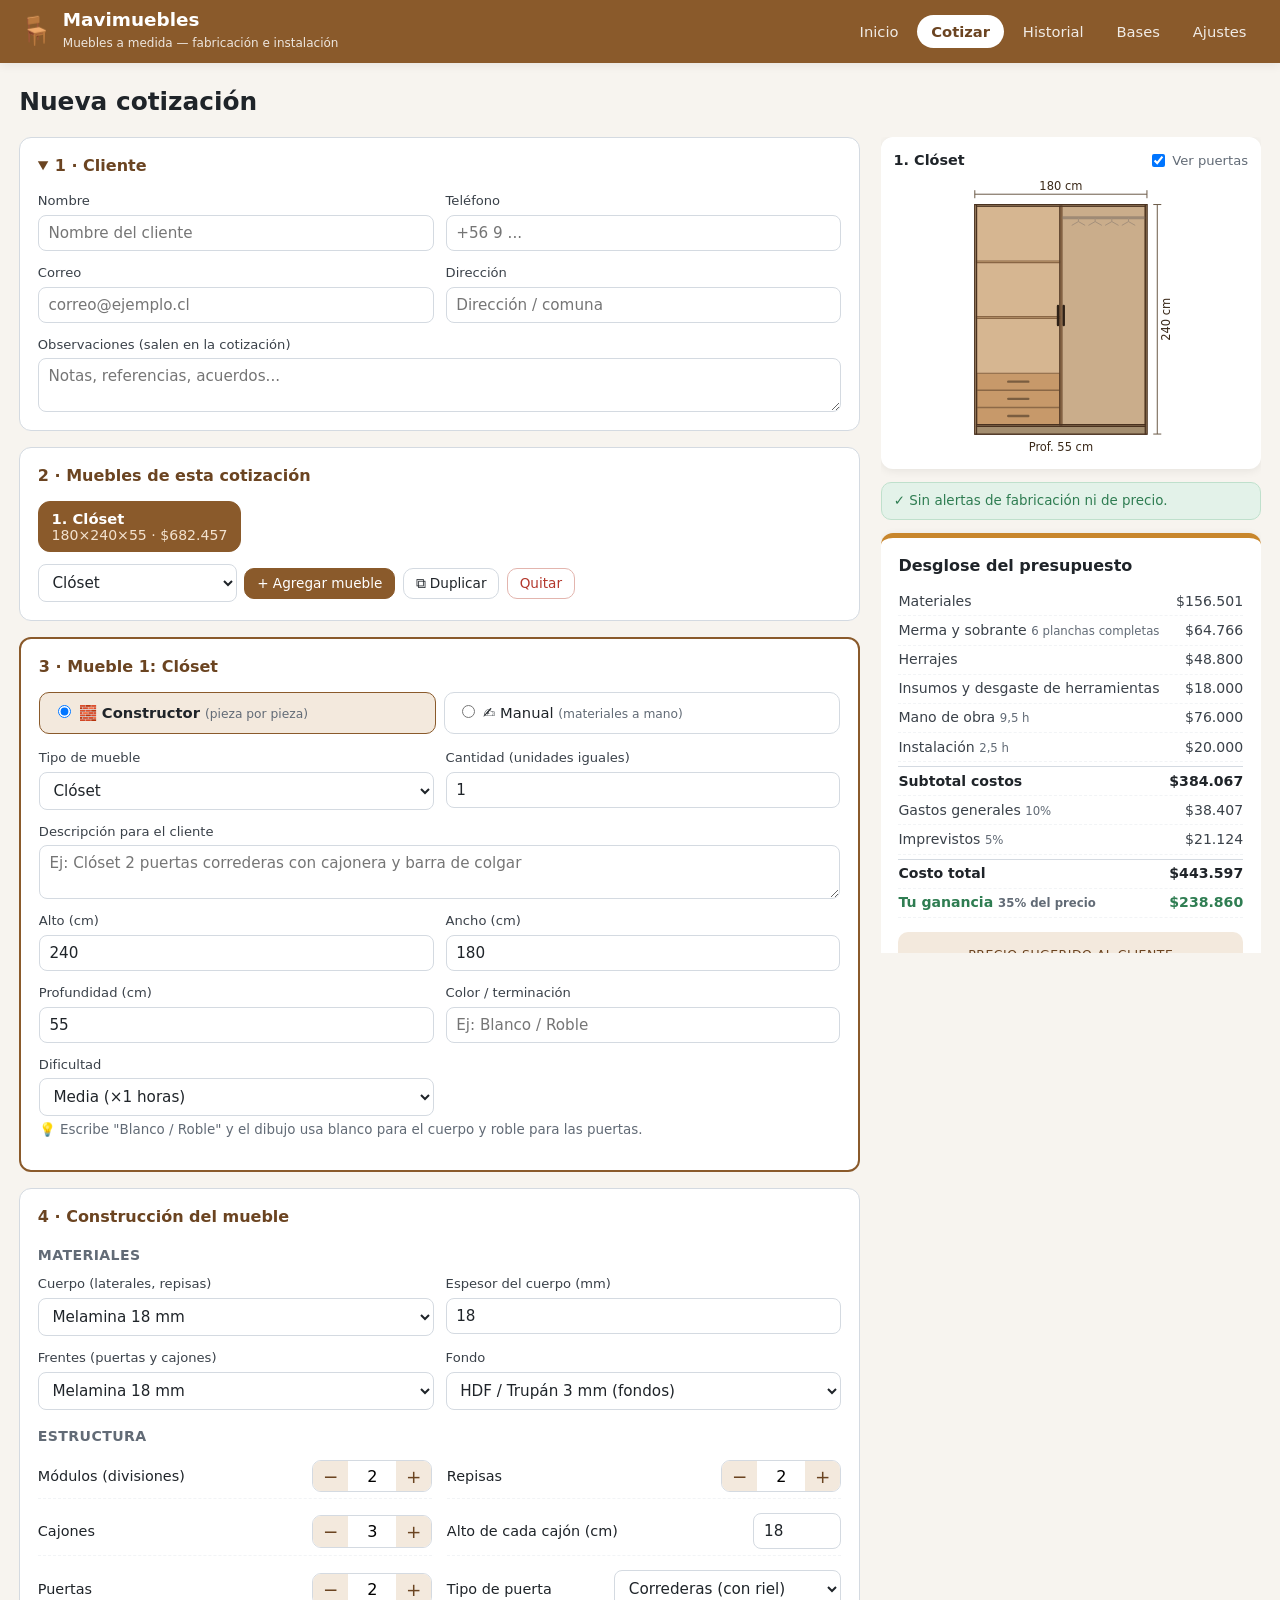
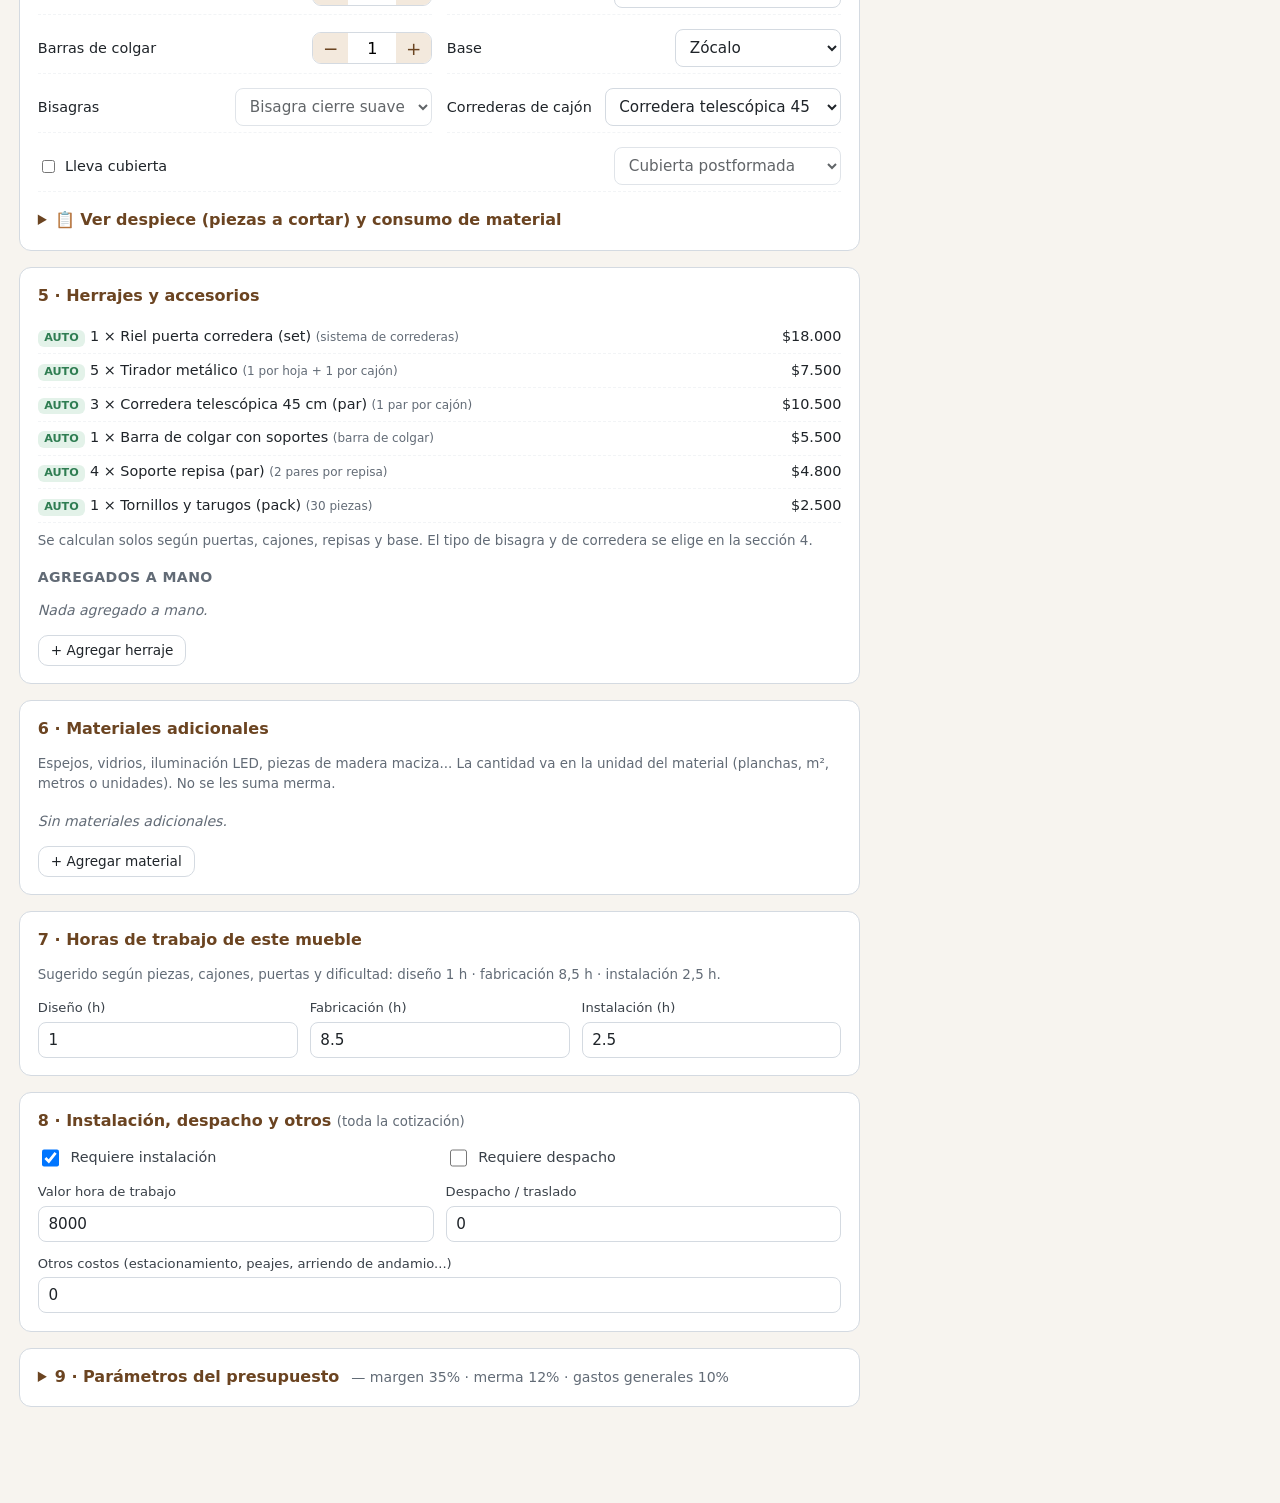
<file: mavimuebles/index.html>
<!DOCTYPE html>
<!-- ============================================================
     MAVIMUEBLES — Cotizador de muebles a medida (uso interno)
     ============================================================
     CÓMO FUNCIONA (resumen rápido):
     - Precios, herrajes y plantillas por defecto  →  js/datos.js
     - Fórmula, despiece, herrajes y horas          →  js/calculo.js
     - Dibujo del mueble                            →  js/dibujo.js
     - La aplicación (pantallas y botones)          →  js/app.js
     - Colores y estilos                            →  css/estilos.css
     Todo lo que se edita dentro de la app se guarda en el navegador.
     "cotizador.html" es esta misma app en UN solo archivo: se
     regenera con  node mavimuebles/generar-cotizador.js
     ============================================================ -->
<html lang="es">
<head>
  <meta charset="UTF-8">
  <meta name="viewport" content="width=device-width, initial-scale=1.0">
  <meta name="description" content="Cotizador interno de muebles a medida — Mavimuebles.">
  <meta name="robots" content="noindex">
  <title>Mavimuebles · Cotizador</title>
  <link rel="stylesheet" href="css/estilos.css">
  <link rel="icon" href="data:image/svg+xml,<svg xmlns=%22http://www.w3.org/2000/svg%22 viewBox=%220 0 100 100%22><text y=%22.9em%22 font-size=%2290%22>🪑</text></svg>">
</head>
<body data-vista="cotizar">

  <!-- ===== ENCABEZADO ===== -->
  <header class="cab">
    <div class="cab__marca">
      <span class="cab__logo" aria-hidden="true">🪑</span>
      <div>
        <strong class="cab__nombre" id="cabNombre">Mavimuebles</strong>
        <span class="cab__eslogan" id="cabEslogan">Muebles a medida</span>
      </div>
    </div>
    <nav class="cab__nav" aria-label="Secciones">
      <button class="tab" data-vista="inicio">Inicio</button>
      <button class="tab tab--activa" data-vista="cotizar">Cotizar</button>
      <button class="tab" data-vista="historial">Historial</button>
      <button class="tab" data-vista="bases">Bases</button>
      <button class="tab" data-vista="ajustes">Ajustes</button>
    </nav>
  </header>

  <main class="app">

    <!-- ============ VISTA: INICIO / PANEL ============ -->
    <section class="vista" id="vista-inicio" hidden>
      <h1>Panel de <span class="acento" id="inicioNombre">Mavimuebles</span></h1>
      <p class="sub">Arma el mueble pieza por pieza y obtén un precio que no pierde plata.</p>
      <div class="tarjetas" id="panelResumen"></div>
      <div class="acciones-rapidas">
        <button class="btn btn--primario" id="btnInicioNueva" type="button">+ Nueva cotización</button>
        <button class="btn" data-vista="historial" type="button">Ver historial</button>
      </div>
      <div class="panel">
        <h3>Cotizaciones recientes</h3>
        <div id="panelRecientes"></div>
      </div>
    </section>

    <!-- ============ VISTA: COTIZAR ============ -->
    <section class="vista" id="vista-cotizar">
      <div class="cotizar-cabecera">
        <h1 id="tituloCotizar">Nueva cotización</h1>
        <span class="pill" id="estadoActual" hidden></span>
        <span class="sin-guardar" id="sinGuardar" hidden>● Cambios sin guardar</span>
      </div>
      <div class="banner" id="bannerPrecios" hidden>
        <span id="bannerTexto"></span>
        <button class="btn btn--mini" id="btnActualizarPrecios" type="button">Actualizar a precios actuales</button>
      </div>

      <div class="grid-cotizar">
        <div class="col-form">

          <!-- 1. Cliente -->
          <details class="bloque" id="bloqueCliente" open>
            <summary>1 · Cliente <span class="resumen-cliente" id="resumenCliente"></span></summary>
            <div class="campos">
              <label>Nombre<input id="cliNombre" data-c="nombre" placeholder="Nombre del cliente" autocomplete="off"></label>
              <label>Teléfono<input id="cliTelefono" data-c="telefono" placeholder="+56 9 ..." inputmode="tel" autocomplete="off"></label>
              <label>Correo<input id="cliCorreo" data-c="correo" placeholder="correo@ejemplo.cl" inputmode="email" autocomplete="off"></label>
              <label>Dirección<input id="cliDireccion" data-c="direccion" placeholder="Dirección / comuna" autocomplete="off"></label>
              <label class="ancho-total">Observaciones (salen en la cotización)
                <textarea id="cliObs" data-c="observaciones" rows="2" placeholder="Notas, referencias, acuerdos..."></textarea>
              </label>
            </div>
          </details>

          <!-- 2. Muebles de la cotización -->
          <section class="bloque">
            <h2 class="bloque__titulo">2 · Muebles de esta cotización</h2>
            <div class="chips" id="chipsMuebles" role="tablist" aria-label="Muebles"></div>
            <div class="fila-acciones">
              <select id="nuevoTipo" aria-label="Tipo del mueble nuevo"></select>
              <button class="btn btn--mini btn--primario" id="btnAddMueble" type="button">+ Agregar mueble</button>
              <button class="btn btn--mini" id="btnDuplicarMueble" type="button">⧉ Duplicar</button>
              <button class="btn btn--mini btn--peligro" id="btnEliminarMueble" type="button">Quitar</button>
            </div>
          </section>

          <!-- 3. Mueble seleccionado -->
          <section class="bloque bloque--mueble">
            <h2 class="bloque__titulo">3 · <span id="tituloMueble">Mueble</span></h2>
            <div class="segmentado" role="radiogroup" aria-label="Forma de cotizar este mueble">
              <label><input type="radio" name="modo" value="constructor" data-m="modo"> 🧱 Constructor <small>(pieza por pieza)</small></label>
              <label><input type="radio" name="modo" value="manual" data-m="modo"> ✍️ Manual <small>(materiales a mano)</small></label>
            </div>
            <div class="campos">
              <label>Tipo de mueble<select id="mTipo" data-m="tipo"></select></label>
              <label>Cantidad (unidades iguales)<input id="mCantidad" data-m="cantidad" type="number" min="1" step="1"></label>
              <label class="ancho-total">Descripción para el cliente
                <textarea id="mDescripcion" data-m="descripcion" rows="2" placeholder="Ej: Clóset 2 puertas correderas con cajonera y barra de colgar"></textarea>
              </label>
              <label>Alto (cm)<input id="mAlto" data-m="alto" type="number" min="0" step="0.5"></label>
              <label>Ancho (cm)<input id="mAncho" data-m="ancho" type="number" min="0" step="0.5"></label>
              <label>Profundidad (cm)<input id="mProf" data-m="prof" type="number" min="0" step="0.5"></label>
              <label>Color / terminación<input id="mColor" data-m="color" placeholder="Ej: Blanco / Roble" list="listaColores"></label>
              <label>Dificultad<select id="mDificultad" data-m="dificultad"></select></label>
            </div>
            <datalist id="listaColores">
              <option value="Blanco"><option value="Blanco / Roble"><option value="Roble"><option value="Nogal">
              <option value="Grafito"><option value="Gris / Blanco"><option value="Wengue"><option value="Negro / Roble">
            </datalist>
            <p class="ayuda">💡 Escribe "Blanco / Roble" y el dibujo usa blanco para el cuerpo y roble para las puertas.</p>
          </section>

          <!-- 4. Construcción (solo modo constructor) -->
          <section class="bloque" id="bloqueConstructor">
            <h2 class="bloque__titulo">4 · Construcción del mueble</h2>
            <div class="dibujo-movil" id="dibujoMovil" aria-hidden="true"></div>

            <h3 class="sub-titulo">Materiales</h3>
            <div class="campos">
              <label>Cuerpo (laterales, repisas)<select id="mMatCuerpo" data-m="matCuerpo"></select></label>
              <label>Espesor del cuerpo (mm)<input id="mEspesor" data-m="espesor" type="number" min="3" max="40" step="1"></label>
              <label>Frentes (puertas y cajones)<select id="mMatFrentes" data-m="matFrentes"></select></label>
              <label>Fondo<select id="mMatFondo" data-m="matFondo"></select></label>
            </div>

            <h3 class="sub-titulo">Estructura</h3>
            <div class="constructor">
              <div class="paso"><span>Módulos (divisiones)</span>
                <div class="stepper"><button type="button" data-step="modulos" data-d="-1" aria-label="Menos módulos">−</button><input id="mModulos" data-m="modulos" type="number" min="1" step="1" aria-label="Módulos"><button type="button" data-step="modulos" data-d="1" aria-label="Más módulos">+</button></div></div>
              <div class="paso"><span>Repisas</span>
                <div class="stepper"><button type="button" data-step="repisas" data-d="-1" aria-label="Menos repisas">−</button><input id="mRepisas" data-m="repisas" type="number" min="0" step="1" aria-label="Repisas"><button type="button" data-step="repisas" data-d="1" aria-label="Más repisas">+</button></div></div>
              <div class="paso"><span>Cajones</span>
                <div class="stepper"><button type="button" data-step="cajones" data-d="-1" aria-label="Menos cajones">−</button><input id="mCajones" data-m="cajones" type="number" min="0" step="1" aria-label="Cajones"><button type="button" data-step="cajones" data-d="1" aria-label="Más cajones">+</button></div></div>
              <div class="paso"><span>Alto de cada cajón (cm)</span><input id="mAltoCajon" data-m="altoCajon" type="number" min="8" step="1"></div>
              <div class="paso"><span>Puertas</span>
                <div class="stepper"><button type="button" data-step="puertas" data-d="-1" aria-label="Menos puertas">−</button><input id="mPuertas" data-m="puertas" type="number" min="0" step="1" aria-label="Puertas"><button type="button" data-step="puertas" data-d="1" aria-label="Más puertas">+</button></div></div>
              <div class="paso"><span>Tipo de puerta</span>
                <select id="mTipoPuerta" data-m="tipoPuerta">
                  <option value="ninguna">Sin puertas</option>
                  <option value="batiente">Batientes (con bisagras)</option>
                  <option value="corredera">Correderas (con riel)</option>
                </select></div>
              <div class="paso"><span>Barras de colgar</span>
                <div class="stepper"><button type="button" data-step="barras" data-d="-1" aria-label="Menos barras">−</button><input id="mBarras" data-m="barras" type="number" min="0" step="1" aria-label="Barras"><button type="button" data-step="barras" data-d="1" aria-label="Más barras">+</button></div></div>
              <div class="paso"><span>Base</span>
                <select id="mBase" data-m="base">
                  <option value="ninguna">Sin base</option>
                  <option value="zocalo">Zócalo</option>
                  <option value="patas">Patas regulables</option>
                </select></div>
              <div class="paso"><span>Bisagras</span><select id="mTipoBisagra" data-m="tipoBisagra"></select></div>
              <div class="paso"><span>Correderas de cajón</span><select id="mTipoCorredera" data-m="tipoCorredera"></select></div>
              <div class="paso paso--check"><label><input id="mCubierta" data-m="cubierta" type="checkbox"> Lleva cubierta</label>
                <select id="mMatCubierta" data-m="matCubierta" aria-label="Material de la cubierta"></select></div>
            </div>

            <details class="despiece" id="detDespiece">
              <summary>📋 Ver despiece (piezas a cortar) y consumo de material</summary>
              <div id="tablaDespiece"></div>
            </details>
          </section>

          <!-- 5. Herrajes -->
          <section class="bloque">
            <h2 class="bloque__titulo">5 · Herrajes y accesorios</h2>
            <div id="herrajesAuto"></div>
            <h3 class="sub-titulo">Agregados a mano</h3>
            <div class="lineas" id="lineasHerrajes"></div>
            <button class="btn btn--mini" id="btnAddHerraje" type="button">+ Agregar herraje</button>
          </section>

          <!-- 6. Materiales adicionales -->
          <section class="bloque">
            <h2 class="bloque__titulo">6 · Materiales adicionales</h2>
            <p class="ayuda" id="ayudaExtras">Espejos, vidrios, iluminación LED, piezas de madera maciza... La cantidad va en la unidad del material (planchas, m², metros o unidades). No se les suma merma.</p>
            <div class="lineas" id="lineasMateriales"></div>
            <button class="btn btn--mini" id="btnAddMaterial" type="button">+ Agregar material</button>
          </section>

          <!-- 7. Mano de obra del mueble -->
          <section class="bloque">
            <h2 class="bloque__titulo">7 · Horas de trabajo de este mueble</h2>
            <p class="ayuda" id="horasHint"></p>
            <div class="campos campos--3">
              <label>Diseño (h)<input id="mHDiseno" data-m="horas.diseno" type="number" min="0" step="0.25"></label>
              <label>Fabricación (h)<input id="mHFab" data-m="horas.fab" type="number" min="0" step="0.25"></label>
              <label>Instalación (h)<input id="mHInst" data-m="horas.inst" type="number" min="0" step="0.25"></label>
            </div>
            <button class="btn btn--mini" id="btnHorasSugeridas" type="button" hidden>↺ Volver a las horas sugeridas</button>
          </section>

          <!-- 8. Instalación, despacho y otros (toda la cotización) -->
          <section class="bloque">
            <h2 class="bloque__titulo">8 · Instalación, despacho y otros <small>(toda la cotización)</small></h2>
            <div class="campos">
              <label class="check"><input id="qInstalacion" data-q="requiereInstalacion" type="checkbox"> Requiere instalación</label>
              <label class="check"><input id="qDespacho" data-q="requiereDespacho" type="checkbox"> Requiere despacho</label>
              <label>Valor hora de trabajo<input id="pValorHora" data-p="valorHora" type="number" min="0" step="500"></label>
              <label>Despacho / traslado<input id="qCostoDespacho" data-q="despacho" type="number" min="0" step="1000"></label>
              <label class="ancho-total">Otros costos (estacionamiento, peajes, arriendo de andamio...)<input id="qOtros" data-q="otros" type="number" min="0" step="1000"></label>
            </div>
          </section>

          <!-- 9. Parámetros -->
          <details class="bloque" id="bloqueParametros">
            <summary>9 · Parámetros del presupuesto <span class="resumen-cliente" id="resumenParametros"></span></summary>
            <div class="campos">
              <label>Merma %<input id="pMerma" data-p="mermaPct" type="number" min="0" step="1"></label>
              <label>Gastos generales %<input id="pIndirectos" data-p="indirectosPct" type="number" min="0" step="1"></label>
              <label>Imprevistos %<input id="pImprevistos" data-p="imprevistosPct" type="number" min="0" step="1"></label>
              <label>Margen de ganancia %<input id="pMargen" data-p="margenPct" type="number" min="0" max="95" step="1"></label>
              <label>Descuento %<input id="pDescuento" data-p="descuentoPct" type="number" min="0" max="100" step="1"></label>
              <label class="check"><input id="pIva" data-p="ivaActivo" type="checkbox"> Aplicar IVA</label>
              <label class="check ancho-total"><input id="pPlanchas" data-p="planchasCompletas" type="checkbox"> Cobrar planchas completas (lo que realmente se compra)</label>
            </div>
          </details>
        </div>

        <!-- Columna derecha: dibujo + precio en vivo -->
        <aside class="col-resultado" id="colResultado">
          <div class="panel-dibujo">
            <div class="panel-dibujo__cab">
              <strong id="dibujoTitulo">Vista frontal</strong>
              <label class="check-mini"><input type="checkbox" id="verPuertas" checked> Ver puertas</label>
            </div>
            <div id="dibujo" class="dibujo-caja"></div>
          </div>
          <div id="alertas" class="alertas" aria-live="polite"></div>
          <div class="resultado" id="desglose"></div>
          <div class="resultado-acciones">
            <button class="btn btn--primario btn--bloque" id="btnGuardar" type="button">💾 Guardar cotización</button>
            <button class="btn btn--bloque" id="btnImprimir" type="button">🖨️ Ver / Descargar PDF</button>
            <button class="btn btn--bloque btn--ligero" id="btnGuardarPlantilla" type="button">☆ Guardar este mueble como plantilla</button>
            <button class="btn btn--bloque btn--ligero" id="btnNueva" type="button">＋ Nueva cotización</button>
          </div>
        </aside>
      </div>

      <!-- Barra fija con el total (solo en celular) -->
      <div class="barra-total" id="barraTotal">
        <div><small>Precio sugerido</small><strong id="barraTotalNum">$0</strong></div>
        <button class="btn btn--mini" id="btnVerDetalle" type="button">Ver detalle ↓</button>
      </div>
    </section>

    <!-- ============ VISTA: HISTORIAL ============ -->
    <section class="vista" id="vista-historial" hidden>
      <h1>Historial de cotizaciones</h1>
      <div class="filtros">
        <input id="busqueda" type="search" placeholder="Buscar por cliente, teléfono, mueble o N°" aria-label="Buscar cotización">
        <div id="filtrosEstado" class="filtros__estados"></div>
      </div>
      <div id="listaHistorial"></div>
    </section>

    <!-- ============ VISTA: BASES ============ -->
    <section class="vista" id="vista-bases" hidden>
      <h1>Bases de datos</h1>
      <p class="sub">Tus precios reales. Los cambios se guardan solos y se usan en las cotizaciones nuevas (las ya guardadas conservan sus precios).</p>

      <div class="panel">
        <h3>📦 Materiales</h3>
        <p class="ayuda">Para planchas, ingresa el precio de la plancha y su tamaño: la app calcula el valor del m² y cuántas planchas comprar.</p>
        <div class="tabla-scroll" id="tablaMateriales"></div>
        <button class="btn btn--mini" id="btnAddBaseMaterial" type="button">+ Agregar material</button>
      </div>

      <div class="panel">
        <h3>🔩 Herrajes y accesorios</h3>
        <div class="tabla-scroll" id="tablaHerrajes"></div>
        <button class="btn btn--mini" id="btnAddBaseHerraje" type="button">+ Agregar herraje</button>
      </div>

      <div class="panel">
        <h3>📐 Plantillas de muebles</h3>
        <p class="ayuda">Cada plantilla es un mueble típico que se carga de una vez al elegir el tipo. Para crear una nueva, arma el mueble en "Cotizar" y usa "☆ Guardar este mueble como plantilla".</p>
        <div class="tabla-scroll" id="tablaPlantillas"></div>
      </div>
    </section>

    <!-- ============ VISTA: AJUSTES ============ -->
    <section class="vista" id="vista-ajustes" hidden>
      <h1>Ajustes</h1>

      <div class="panel">
        <h3>🏷️ Datos del negocio (salen en la cotización)</h3>
        <div class="campos">
          <label>Nombre<input data-cfg="empresa.nombre"></label>
          <label>Eslogan<input data-cfg="empresa.eslogan"></label>
          <label>Teléfono<input data-cfg="empresa.telefono"></label>
          <label>Correo<input data-cfg="empresa.correo"></label>
          <label>Dirección<input data-cfg="empresa.direccion"></label>
          <label>Web / Instagram<input data-cfg="empresa.web"></label>
        </div>
      </div>

      <div class="panel">
        <h3>🧮 Fórmula por defecto (cotizaciones nuevas)</h3>
        <div class="campos">
          <label>Símbolo moneda<input data-cfg="monedaSimbolo"></label>
          <label>Valor hora de trabajo<input data-cfg="valorHora" type="number"></label>
          <label>Merma %<input data-cfg="mermaPct" type="number"></label>
          <label>Gastos generales %<input data-cfg="indirectosPct" type="number" id="cfgIndirectos"></label>
          <label>Imprevistos %<input data-cfg="imprevistosPct" type="number"></label>
          <label>Margen %<input data-cfg="margenPct" type="number"></label>
          <label>Margen mínimo % (avisa si bajas de aquí)<input data-cfg="margenMinimoPct" type="number"></label>
          <label>Despacho base (se propone al marcar despacho)<input data-cfg="despachoBase" type="number"></label>
          <label>Insumos y desgaste de herramientas, por plancha<input data-cfg="insumosPorPlancha" type="number"></label>
          <label>IVA %<input data-cfg="ivaPct" type="number"></label>
          <label class="check"><input data-cfg="ivaActivo" type="checkbox"> Aplicar IVA por defecto</label>
          <label class="check"><input data-cfg="planchasCompletas" type="checkbox"> Cobrar planchas completas por defecto</label>
        </div>
      </div>

      <div class="panel">
        <h3>🔧 Calculadora de gastos generales (¿qué % poner?)</h3>
        <p class="ayuda">Suma lo que el taller gasta cada mes aunque no fabrique nada, incluido el desgaste de las herramientas. Se divide por el costo directo de lo que se fabrica en un mes normal (materiales + mano de obra).</p>
        <div class="campos campos--3" id="calcGastos">
          <label>Arriendo del taller<input data-gg="arriendo" type="number" min="0"></label>
          <label>Luz, agua, gas<input data-gg="servicios" type="number" min="0"></label>
          <label>Teléfono e internet<input data-gg="telefono" type="number" min="0"></label>
          <label>Vehículo y combustible<input data-gg="vehiculo" type="number" min="0"></label>
          <label>Contador, patente, otros<input data-gg="otros" type="number" min="0"></label>
          <label>Valor total de tus herramientas<input data-gg="herramientasValor" type="number" min="0"></label>
          <label>Vida útil de las herramientas (meses)<input data-gg="herramientasMeses" type="number" min="1"></label>
          <label class="ancho-total">Costo directo de un mes normal (materiales + mano de obra)<input data-gg="costoDirectoMes" type="number" min="0"></label>
        </div>
        <div class="resultado-gg" id="resultadoGastos"></div>
      </div>

      <div class="panel">
        <h3>🧱 Constructor: tapacantos y tiempos estándar</h3>
        <div class="campos">
          <label>Tapacanto del cuerpo<select data-cfg="tapacantoCuerpoId" id="cfgTapaCuerpo"></select></label>
          <label>Tapacanto de puertas y frentes<select data-cfg="tapacantoFrenteId" id="cfgTapaFrente"></select></label>
          <label>Altura del zócalo (cm)<input data-cfg="alturaZocalo" type="number"></label>
        </div>
        <p class="ayuda">Horas estándar (se multiplican por la dificultad y la cantidad). Ajústalas según lo que realmente demoran en el taller.</p>
        <div class="campos campos--3">
          <label>Diseño base por mueble (h)<input data-cfg="tiempos.disenoBase" type="number" step="0.25"></label>
          <label>Diseño por módulo (h)<input data-cfg="tiempos.disenoPorModulo" type="number" step="0.25"></label>
          <label>Fabricación base por mueble (h)<input data-cfg="tiempos.fabBase" type="number" step="0.25"></label>
          <label>Minutos por pieza del cuerpo<input data-cfg="tiempos.minPorPieza" type="number" step="1"></label>
          <label>Horas por cajón<input data-cfg="tiempos.porCajon" type="number" step="0.25"></label>
          <label>Horas por puerta batiente<input data-cfg="tiempos.porPuerta" type="number" step="0.25"></label>
          <label>Horas sistema corredera<input data-cfg="tiempos.correderas" type="number" step="0.25"></label>
          <label>Instalación base por mueble (h)<input data-cfg="tiempos.instBase" type="number" step="0.25"></label>
          <label>Instalación por módulo (h)<input data-cfg="tiempos.instPorModulo" type="number" step="0.25"></label>
        </div>
      </div>

      <div class="panel">
        <h3>📄 Condiciones comerciales</h3>
        <div class="campos">
          <label>Validez (días)<input data-cfg="validezDias" type="number"></label>
          <label>Tiempo de fabricación (días hábiles)<input data-cfg="tiempoFabricacionDias" type="number"></label>
          <label class="ancho-total">Forma de pago<textarea data-cfg="formaPago" rows="2"></textarea></label>
          <label class="ancho-total">Condiciones<textarea data-cfg="condiciones" rows="2"></textarea></label>
        </div>
      </div>

      <div class="acciones-rapidas">
        <button class="btn btn--primario" id="btnGuardarAjustes" type="button">💾 Guardar ajustes</button>
        <button class="btn btn--ligero" id="btnExportar" type="button">⬇️ Descargar respaldo</button>
        <button class="btn btn--ligero" id="btnImportar" type="button">⬆️ Cargar respaldo</button>
        <input type="file" id="fileImportar" accept="application/json" hidden>
        <button class="btn btn--peligro" id="btnReset" type="button">↺ Borrar todo y volver a fábrica</button>
      </div>
    </section>
  </main>

  <div id="toast" class="toast" role="status" hidden></div>

  <!-- Documento para imprimir / PDF (oculto en pantalla) -->
  <div id="documento" class="documento"></div>

  <script src="js/datos.js"></script>
  <script src="js/calculo.js"></script>
  <script src="js/dibujo.js"></script>
  <script src="js/app.js"></script>
</body>
</html>
</file>
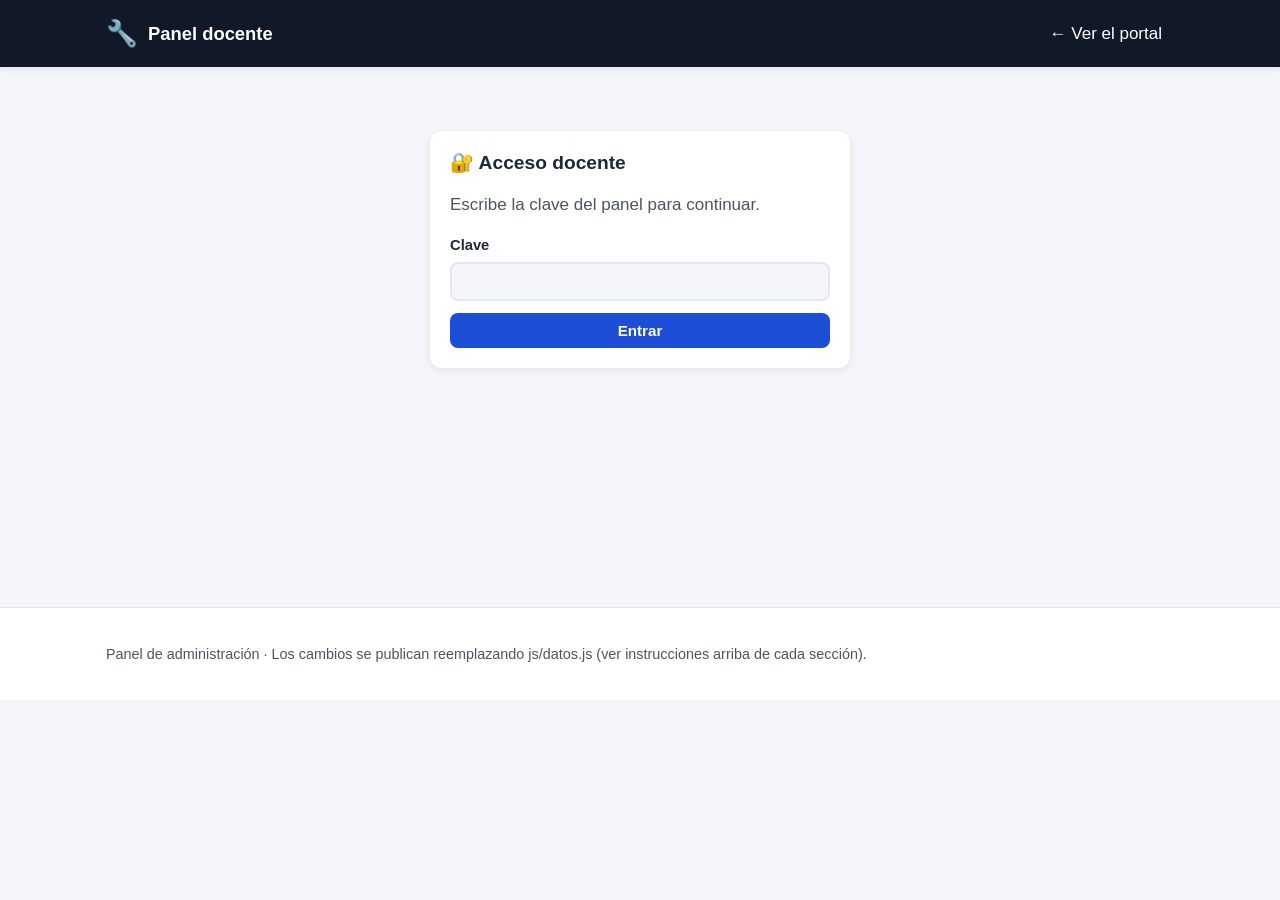
<file: admin.html>
<!DOCTYPE html>
<!-- ============================================================
     PANEL DE ADMINISTRACIÓN (solo para el/la docente)
     ============================================================
     Desde aquí puedes, SIN tocar código:
     - Cambiar los textos generales del portal
     - Agregar, editar y eliminar AVISOS
     - Agregar, editar y eliminar ASIGNATURAS
     - Agregar recursos (guías, enlaces, archivos de Drive),
       tareas y fechas importantes a cada asignatura

     IMPORTANTE — cómo se guardan los cambios:
     1. "Guardar cambios" los guarda EN ESTE NAVEGADOR (vista previa
        inmediata, solo tú los ves).
     2. "Descargar datos.js" genera el archivo definitivo. Para
        publicar los cambios a tus estudiantes, reemplaza el archivo
        js/datos.js de tu proyecto por el descargado y sube el sitio
        de nuevo (en GitHub Pages: subir el archivo y listo).

     La clave de acceso se define al inicio de js/admin.js.
     NOTA: en un sitio estático esta clave solo evita ediciones
     accidentales; no es seguridad real (los datos del portal son
     públicos de todas formas). La versión 2 con base de datos
     tendrá inicio de sesión verdadero.
     ============================================================ -->
<html lang="es">
<head>
  <meta charset="UTF-8">
  <meta name="viewport" content="width=device-width, initial-scale=1.0">
  <meta name="robots" content="noindex">
  <title>Panel docente — Portal TP Administración</title>
  <link rel="stylesheet" href="css/estilos.css">
  <link rel="icon" href="data:image/svg+xml,<svg xmlns=%22http://www.w3.org/2000/svg%22 viewBox=%220 0 100 100%22><text y=%22.9em%22 font-size=%2290%22>🔧</text></svg>">
</head>
<body>

  <header class="encabezado admin-encabezado">
    <div class="contenedor encabezado__interior">
      <a href="index.html" class="marca">
        <span class="marca__icono" aria-hidden="true">🔧</span>
        <span class="marca__texto">Panel docente</span>
      </a>
      <nav class="navegacion" aria-label="Navegación del panel">
        <a href="index.html">← Ver el portal</a>
      </nav>
    </div>
  </header>

  <!-- js/admin.js dibuja aquí todo el panel -->
  <main id="panel-admin" class="contenedor" style="padding-top:24px; padding-bottom:48px;"></main>

  <footer class="pie">
    <div class="contenedor">
      <p>Panel de administración · Los cambios se publican reemplazando js/datos.js (ver instrucciones arriba de cada sección).</p>
    </div>
  </footer>

  <script src="js/datos.js"></script>
  <script src="js/admin.js"></script>
</body>
</html>
</file>
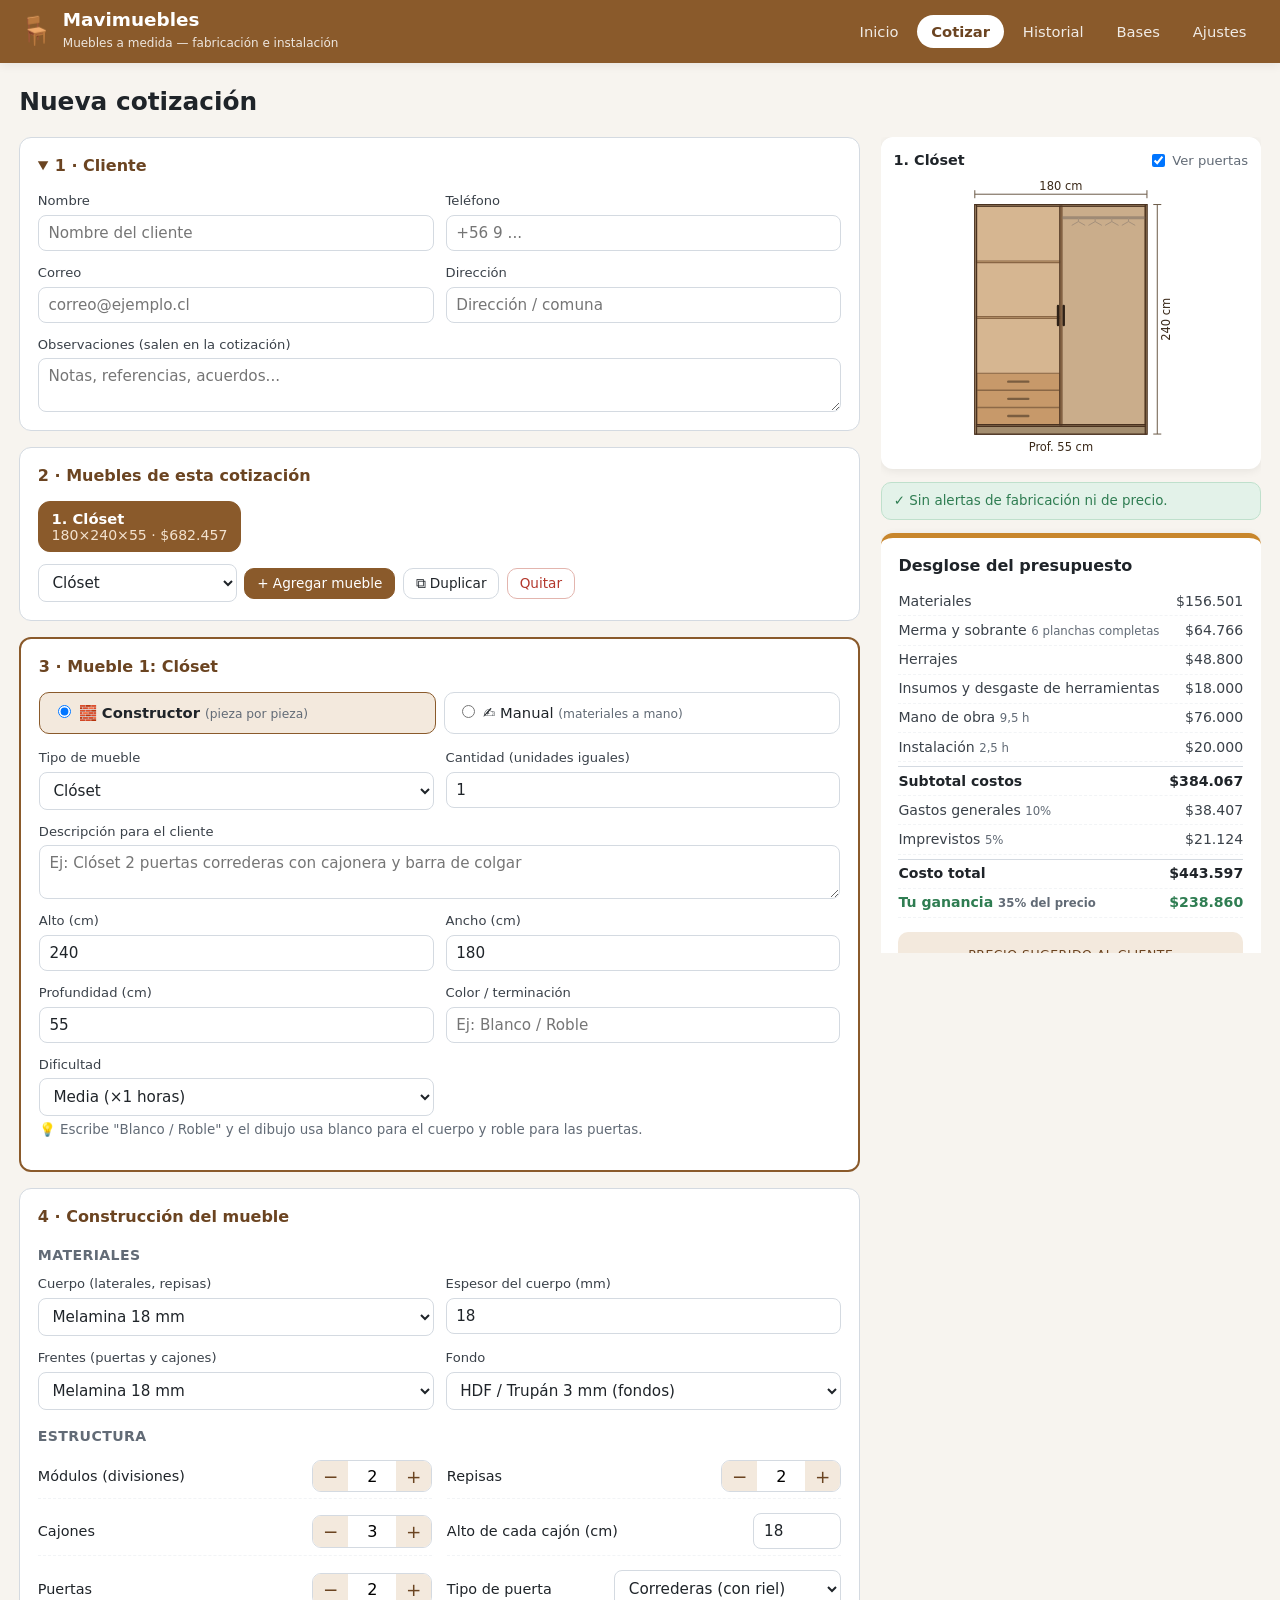
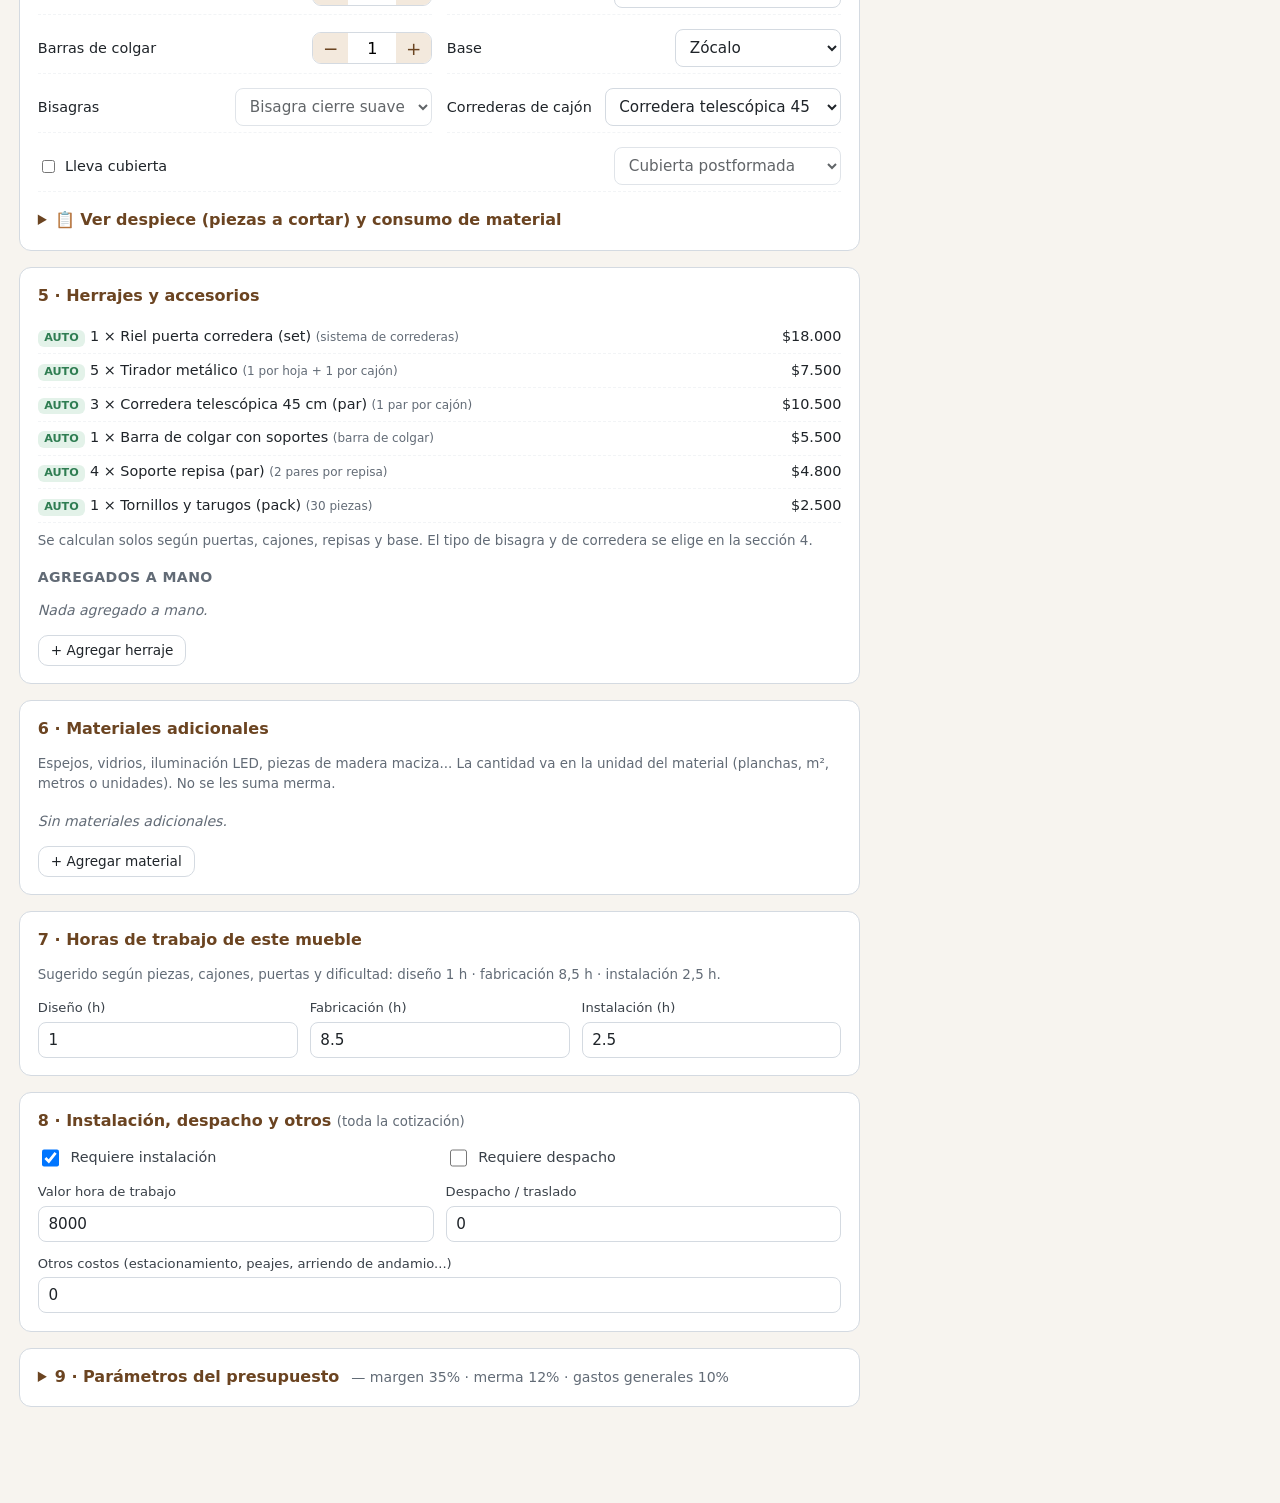
<file: mavimuebles/cotizador.html>
<!DOCTYPE html>
<!-- ARCHIVO GENERADO: no editar a mano. Editar index.html, css/ y js/ y luego ejecutar: node mavimuebles/generar-cotizador.js -->
<!-- ============================================================
     MAVIMUEBLES — Cotizador de muebles a medida (uso interno)
     ============================================================
     CÓMO FUNCIONA (resumen rápido):
     - Precios, herrajes y plantillas por defecto  →  js/datos.js
     - Fórmula, despiece, herrajes y horas          →  js/calculo.js
     - Dibujo del mueble                            →  js/dibujo.js
     - La aplicación (pantallas y botones)          →  js/app.js
     - Colores y estilos                            →  css/estilos.css
     Todo lo que se edita dentro de la app se guarda en el navegador.
     "cotizador.html" es esta misma app en UN solo archivo: se
     regenera con  node mavimuebles/generar-cotizador.js
     ============================================================ -->
<html lang="es">
<head>
  <meta charset="UTF-8">
  <meta name="viewport" content="width=device-width, initial-scale=1.0">
  <meta name="description" content="Cotizador interno de muebles a medida — Mavimuebles.">
  <meta name="robots" content="noindex">
  <title>Mavimuebles · Cotizador</title>
  <style>
/* ============================================================
   MAVIMUEBLES — Cotizador · Estilos
   ------------------------------------------------------------
   Para cambiar COLORES o tipografía, edita las variables de
   :root. El resto casi nunca necesita tocarse.
   ============================================================ */
:root {
  --marca:      #8a5a2b;   /* café madera */
  --marca-osc:  #6b4421;
  --marca-clara:#f3e9dd;
  --acento:     #c8862c;   /* ámbar */
  --verde:      #2f7d52;
  --verde-claro:#e3f2e9;
  --rojo:       #b3372b;
  --rojo-claro: #fbe7e4;
  --amarillo-claro: #fdf3d8;
  --gris-900:   #1f2429;
  --gris-700:   #3a4149;
  --gris-500:   #626b76;
  --gris-300:   #d4dae1;
  --gris-100:   #f2f4f6;
  --fondo:      #f7f4ef;
  --blanco:     #ffffff;
  --sombra:     0 2px 10px rgba(0,0,0,.07);
  --radio:      12px;
  --fuente: "Segoe UI", system-ui, -apple-system, Roboto, Helvetica, Arial, sans-serif;
}

* { box-sizing: border-box; }
[hidden] { display: none !important; }   /* que "hidden" gane siempre a display:flex */
html, body { margin: 0; padding: 0; }
body { font-family: var(--fuente); color: var(--gris-900); background: var(--fondo); line-height: 1.5; }
h1 { font-size: 1.55rem; margin: 0 0 .3rem; }
h3 { margin: 0 0 .7rem; }
.sub { color: var(--gris-500); margin: 0 0 1.2rem; }
.ayuda { color: var(--gris-500); font-size: .84rem; margin: .2rem 0 .8rem; }
.acento { color: var(--acento); }
button, input, select, textarea { font-family: inherit; }
:focus-visible { outline: 3px solid var(--acento); outline-offset: 2px; }

/* ===== Encabezado ===== */
.cab {
  display: flex; align-items: center; justify-content: space-between; flex-wrap: wrap; gap: .6rem;
  background: var(--marca); color: #fff; padding: .6rem 1.2rem; box-shadow: var(--sombra);
  position: sticky; top: 0; z-index: 20;
}
.cab__marca { display: flex; align-items: center; gap: .6rem; }
.cab__logo { font-size: 1.7rem; }
.cab__nombre { display: block; font-size: 1.15rem; line-height: 1.1; }
.cab__eslogan { font-size: .75rem; opacity: .85; }
.cab__nav { display: flex; gap: .25rem; flex-wrap: wrap; }
.tab { background: transparent; border: 0; color: #fff; padding: .5rem .9rem; border-radius: 999px; cursor: pointer; font-size: .92rem; opacity: .88; }
.tab:hover { background: rgba(255,255,255,.15); opacity: 1; }
.tab--activa { background: #fff; color: var(--marca-osc); opacity: 1; font-weight: 600; }

/* ===== Layout ===== */
.app { max-width: 1280px; margin: 0 auto; padding: 1.2rem 1.2rem 5rem; }
.vista { animation: aparecer .2s ease; }
@keyframes aparecer { from { opacity: 0; transform: translateY(4px); } to { opacity: 1; transform: none; } }

/* ===== Botones ===== */
.btn { background: var(--blanco); color: var(--gris-900); border: 1px solid var(--gris-300); border-radius: 10px;
       padding: .6rem 1rem; cursor: pointer; font-size: .92rem; transition: .15s; }
.btn:hover { border-color: var(--marca); }
.btn--primario { background: var(--marca); color: #fff; border-color: var(--marca); }
.btn--primario:hover { background: var(--marca-osc); }
.btn--bloque { display: block; width: 100%; margin-bottom: .5rem; }
.btn--mini { padding: .4rem .75rem; font-size: .85rem; }
.btn--ligero { background: var(--gris-100); }
.btn--peligro { color: var(--rojo); border-color: #e3b5ae; }
.btn--peligro:hover { background: var(--rojo); color: #fff; }

/* ===== Tarjetas / paneles ===== */
.tarjetas { display: grid; grid-template-columns: repeat(auto-fit, minmax(170px, 1fr)); gap: 1rem; margin: 1rem 0 1.4rem; }
.tarjeta { background: #fff; border-radius: var(--radio); padding: 1rem; box-shadow: var(--sombra); border-left: 5px solid var(--marca); }
.tarjeta__num { font-size: 1.55rem; font-weight: 700; font-variant-numeric: tabular-nums; }
.tarjeta__lbl { color: var(--gris-500); font-size: .84rem; }
.acciones-rapidas { display: flex; gap: .6rem; flex-wrap: wrap; margin: 1rem 0 1.4rem; }
.panel { background: #fff; border-radius: var(--radio); padding: 1.2rem; box-shadow: var(--sombra); margin-bottom: 1.3rem; }

/* ===== Cotizar ===== */
.cotizar-cabecera { display: flex; align-items: center; gap: .8rem; flex-wrap: wrap; margin-bottom: .8rem; }
.sin-guardar { color: var(--acento); font-size: .85rem; font-weight: 600; }
.banner { display: flex; gap: .8rem; align-items: center; flex-wrap: wrap; background: var(--amarillo-claro);
          border: 1px solid #efd9a0; border-radius: 10px; padding: .6rem .9rem; margin-bottom: 1rem; font-size: .9rem; }
.grid-cotizar { display: grid; grid-template-columns: minmax(0, 1fr) 380px; gap: 1.3rem; align-items: start; }

.bloque { border: 1px solid var(--gris-300); border-radius: var(--radio); padding: 1rem 1.1rem 1.1rem; margin-bottom: 1rem; background: #fff; }
.bloque__titulo, .bloque > summary { font-size: 1rem; font-weight: 700; color: var(--marca-osc); margin: 0 0 .8rem; }
.bloque__titulo small { font-weight: 400; color: var(--gris-500); }
.bloque > summary { cursor: pointer; margin: 0; list-style-position: inside; }
details.bloque[open] > summary { margin-bottom: .8rem; }
.bloque--mueble { border: 2px solid var(--marca); }
.resumen-cliente { font-weight: 400; color: var(--gris-500); font-size: .88rem; margin-left: .4rem; }
.sub-titulo { font-size: .88rem; text-transform: uppercase; letter-spacing: .4px; color: var(--gris-500); margin: 1rem 0 .5rem; }

.campos { display: grid; grid-template-columns: repeat(2, minmax(0, 1fr)); gap: .75rem; }
.campos--3 { grid-template-columns: repeat(3, minmax(0, 1fr)); }
.campos label { display: flex; flex-direction: column; font-size: .82rem; color: var(--gris-700); gap: .25rem; }
.campos .ancho-total { grid-column: 1 / -1; }
.campos input, .campos select, .campos textarea, .lineas select, .lineas input, .paso select, .paso > input,
.fila-acciones select, .filtros input {
  font-size: .95rem; padding: .5rem .6rem; border: 1px solid var(--gris-300); border-radius: 8px; background: #fff; color: var(--gris-900); min-width: 0;
}
.campos input:focus, .campos select:focus, .campos textarea:focus { border-color: var(--marca); }
.campos .check { flex-direction: row; align-items: center; gap: .5rem; font-size: .9rem; }
.campos .check input { width: 1.1rem; height: 1.1rem; }

/* Modo constructor / manual */
.segmentado { display: flex; gap: .5rem; flex-wrap: wrap; margin-bottom: .9rem; }
.segmentado label { flex: 1; min-width: 180px; border: 1px solid var(--gris-300); border-radius: 10px; padding: .55rem .8rem; cursor: pointer; font-size: .92rem; }
.segmentado label:has(input:checked) { border-color: var(--marca); background: var(--marca-clara); font-weight: 600; }
.segmentado small { font-weight: 400; color: var(--gris-500); }

/* Chips de muebles */
.chips { display: flex; flex-wrap: wrap; gap: .5rem; margin-bottom: .8rem; }
.chip { border: 1px solid var(--gris-300); background: var(--gris-100); border-radius: 12px; padding: .5rem .8rem; cursor: pointer; text-align: left; font-size: .88rem; }
.chip strong { display: block; font-size: .92rem; }
.chip span { color: var(--gris-500); font-variant-numeric: tabular-nums; }
.chip--activo { background: var(--marca); border-color: var(--marca); color: #fff; }
.chip--activo span { color: #f3e2cf; }
.chip--alerta::after { content: " ⚠️"; }
.fila-acciones { display: flex; gap: .45rem; flex-wrap: wrap; align-items: center; }

/* Constructor */
.constructor { display: grid; grid-template-columns: repeat(2, minmax(0, 1fr)); gap: .55rem .9rem; }
.paso { display: flex; align-items: center; justify-content: space-between; gap: .6rem; padding: .35rem 0; border-bottom: 1px dashed var(--gris-100); font-size: .9rem; }
.paso > input { width: 5.5rem; }
.paso select { max-width: 60%; }
.paso--check { grid-column: 1 / -1; }
.paso--check label { display: flex; align-items: center; gap: .45rem; }
.stepper { display: inline-flex; align-items: stretch; border: 1px solid var(--gris-300); border-radius: 9px; overflow: hidden; }
.stepper button { width: 2.2rem; border: 0; background: var(--marca-clara); color: var(--marca-osc); font-size: 1.15rem; cursor: pointer; }
.stepper button:hover { background: #ead8c2; }
.stepper input { width: 3rem; border: 0; text-align: center; font-size: 1rem; padding: .35rem 0; -moz-appearance: textfield; }
.stepper input::-webkit-outer-spin-button, .stepper input::-webkit-inner-spin-button { -webkit-appearance: none; margin: 0; }
.dibujo-movil { display: none; }

/* Despiece */
.despiece { margin-top: 1rem; }
.despiece summary { cursor: pointer; font-weight: 600; color: var(--marca-osc); }
.tabla-scroll { overflow-x: auto; }
.tabla { width: 100%; border-collapse: collapse; font-size: .86rem; margin: .5rem 0 .8rem; }
.tabla th, .tabla td { text-align: left; padding: .38rem .45rem; border-bottom: 1px solid var(--gris-100); vertical-align: middle; }
.tabla th { color: var(--gris-500); font-weight: 600; font-size: .74rem; text-transform: uppercase; }
.tabla td.num, .tabla th.num { text-align: right; font-variant-numeric: tabular-nums; }
.tabla input, .tabla select { width: 100%; min-width: 4.5rem; padding: .35rem; border: 1px solid var(--gris-300); border-radius: 6px; font-size: .88rem; }
.tabla input:disabled { background: var(--gris-100); color: var(--gris-500); }
.tabla .col-acc { width: 36px; text-align: center; }
.tabla tfoot td { font-weight: 700; }

/* Herrajes automáticos */
.auto-lista { list-style: none; padding: 0; margin: 0 0 .5rem; }
.auto-lista li { display: flex; justify-content: space-between; gap: .8rem; padding: .35rem 0; border-bottom: 1px dashed var(--gris-100); font-size: .9rem; }
.auto-lista small { color: var(--gris-500); }
.auto-lista .num { white-space: nowrap; font-variant-numeric: tabular-nums; }
.etiqueta-auto { display: inline-block; font-size: .7rem; background: var(--verde-claro); color: var(--verde); border-radius: 6px; padding: 0 .4rem; margin-right: .3rem; font-weight: 700; }

/* Líneas manuales */
.lineas { display: flex; flex-direction: column; gap: .5rem; margin-bottom: .7rem; }
.linea { display: grid; grid-template-columns: minmax(0, 1fr) 90px 100px 30px; gap: .5rem; align-items: center; }
.linea__total { text-align: right; font-variant-numeric: tabular-nums; color: var(--gris-700); font-size: .9rem; }
.linea__quitar { background: none; border: 0; color: var(--rojo); cursor: pointer; font-size: 1.2rem; line-height: 1; }
.vacio { color: var(--gris-500); font-size: .88rem; font-style: italic; padding: .2rem 0; margin: 0; }

/* Columna derecha */
.col-resultado { position: sticky; top: 72px; max-height: calc(100vh - 84px); overflow-y: auto; padding-bottom: .5rem; }
.panel-dibujo { background: #fff; border-radius: var(--radio); padding: .8rem; box-shadow: var(--sombra); margin-bottom: .8rem; }
.panel-dibujo__cab { display: flex; justify-content: space-between; align-items: center; margin-bottom: .3rem; font-size: .9rem; }
.check-mini { font-size: .82rem; color: var(--gris-500); display: flex; gap: .3rem; align-items: center; cursor: pointer; }
.dibujo-caja .dibujo, .dibujo-movil .dibujo { display: block; width: 100%; height: 280px; }

.alertas { display: flex; flex-direction: column; gap: .45rem; margin-bottom: .8rem; }
.alerta { border-radius: 10px; padding: .55rem .75rem; font-size: .84rem; line-height: 1.35; }
.alerta--aviso { background: var(--amarillo-claro); border: 1px solid #efd9a0; }
.alerta--error { background: var(--rojo-claro); border: 1px solid #efc2bb; color: #7d231a; }
.alerta--ok { background: var(--verde-claro); border: 1px solid #bfe0cc; color: var(--verde); }

.resultado { background: #fff; border-radius: var(--radio); padding: 1rem 1.1rem; box-shadow: var(--sombra); border-top: 5px solid var(--acento); }
.resultado h3 { margin-bottom: .6rem; font-size: 1rem; }
.fila { display: flex; justify-content: space-between; gap: .6rem; padding: .22rem 0; font-size: .88rem; border-bottom: 1px dashed var(--gris-100); }
.fila span:last-child { font-variant-numeric: tabular-nums; white-space: nowrap; }
.fila small { color: var(--gris-500); }
.fila--sub { font-weight: 700; border-top: 1px solid var(--gris-300); margin-top: .25rem; }
.fila--costo { color: var(--gris-700); }
.fila--ganancia { color: var(--verde); font-weight: 600; }
.fila--mala { color: var(--rojo); }
.precio-cliente { background: var(--marca-clara); border-radius: 10px; padding: .85rem 1rem; margin-top: .9rem; text-align: center; }
.precio-cliente__lbl { font-size: .78rem; color: var(--marca-osc); text-transform: uppercase; letter-spacing: .5px; }
.precio-cliente__num { font-size: 1.9rem; font-weight: 800; color: var(--marca-osc); font-variant-numeric: tabular-nums; }
.precio-cliente small { color: var(--marca-osc); }
.por-mueble { margin-top: .7rem; font-size: .84rem; }
.resultado-acciones { margin-top: .9rem; }

.barra-total { display: none; }

/* ===== Pills / estados ===== */
.pill { display: inline-block; padding: .15rem .65rem; border-radius: 999px; font-size: .76rem; font-weight: 600; }
.pill--pendiente { background: #fdf0d5; color: #8a5f00; }
.pill--aceptado  { background: #d8f0e2; color: #1d6b41; }
.pill--rechazado { background: #f7d9d6; color: #a02e22; }
.pill--terminado { background: #d9e6f5; color: #1d4e82; }

/* ===== Historial ===== */
.filtros { display: flex; flex-direction: column; gap: .6rem; margin-bottom: 1rem; }
.filtros input { max-width: 460px; }
.filtros__estados { display: flex; gap: .4rem; flex-wrap: wrap; }
.filtros .btn--mini.activo { background: var(--marca); color: #fff; border-color: var(--marca); }
.hist { background: #fff; border-radius: var(--radio); padding: .9rem 1.1rem; box-shadow: var(--sombra); margin-bottom: .7rem;
        display: flex; justify-content: space-between; align-items: center; gap: 1rem; flex-wrap: wrap; }
.hist__info { flex: 1; min-width: 220px; }
.hist__cliente { font-weight: 700; }
.hist__meta { font-size: .83rem; color: var(--gris-500); }
.hist__precio { font-size: 1.15rem; font-weight: 800; color: var(--marca-osc); white-space: nowrap; font-variant-numeric: tabular-nums; }
.hist__acciones { display: flex; gap: .35rem; flex-wrap: wrap; }
.hist__acciones select { padding: .35rem; border-radius: 8px; border: 1px solid var(--gris-300); }

.resultado-gg { margin-top: .9rem; background: var(--marca-clara); border-radius: 10px; padding: .8rem 1rem; display: flex; gap: 1rem; align-items: center; flex-wrap: wrap; }

/* ===== Toast ===== */
.toast { position: fixed; bottom: 22px; left: 50%; transform: translateX(-50%); background: var(--gris-900); color: #fff;
         padding: .7rem 1.2rem; border-radius: 10px; box-shadow: var(--sombra); z-index: 50; font-size: .9rem; max-width: calc(100% - 32px); }
.toast--ok { background: var(--verde); }
.toast--error { background: var(--rojo); }

/* ===== Responsivo ===== */
@media (max-width: 1000px) {
  .grid-cotizar { grid-template-columns: minmax(0, 1fr); }
  .col-resultado { position: static; max-height: none; overflow: visible; }
  .panel-dibujo { display: none; }
  .dibujo-movil { display: block; background: var(--gris-100); border-radius: 10px; padding: .4rem; margin-bottom: .6rem; }
  .dibujo-movil .dibujo { height: 230px; }
  .barra-total { display: none; }
  body[data-vista="cotizar"] .barra-total {
    display: flex; position: fixed; left: 0; right: 0; bottom: 0; z-index: 30; justify-content: space-between; align-items: center;
    background: var(--marca-osc); color: #fff; padding: .6rem 16px; box-shadow: 0 -2px 10px rgba(0,0,0,.15);
  }
  .barra-total small { display: block; opacity: .85; font-size: .72rem; }
  .barra-total strong { font-size: 1.25rem; font-variant-numeric: tabular-nums; }
}
@media (max-width: 640px) {
  .app { padding: 1rem 16px 5.5rem; }
  .cab { padding: .5rem 16px; }
  .tab { padding: .4rem .6rem; font-size: .85rem; }
  .campos, .campos--3, .constructor { grid-template-columns: minmax(0, 1fr); }
  .segmentado label { min-width: 0; }
  .linea { grid-template-columns: minmax(0, 1fr) 70px 30px; }
  .linea__total { grid-column: 1 / 2; text-align: left; font-size: .8rem; }
  .linea .linea__quitar { grid-row: 1; grid-column: 3; }
}

/* ============================================================
   DOCUMENTO DE COTIZACIÓN (impresión / PDF)
   ============================================================ */
.documento { display: none; }
.doc { color: #1f2429; font-size: 10.5pt; }
.doc-cab { display: flex; justify-content: space-between; align-items: flex-start; border-bottom: 3px solid var(--marca); padding-bottom: 10px; margin-bottom: 14px; }
.doc-marca { font-size: 22pt; font-weight: 800; color: var(--marca); line-height: 1.1; }
.doc-marca small { display: block; font-size: 9pt; font-weight: 400; color: #555; }
.doc-meta { text-align: right; font-size: 9.5pt; color: #444; }
.doc-meta strong { font-size: 12pt; color: var(--marca-osc); }
.doc-grid { display: grid; grid-template-columns: 1fr 1fr; gap: 12px; margin-bottom: 14px; }
.doc-caja { border: 1px solid #ddd; border-radius: 8px; padding: 8px 11px; }
.doc-caja h4, .doc-cond h4 { margin: 0 0 4px; font-size: 8.5pt; text-transform: uppercase; color: var(--marca-osc); letter-spacing: .5px; }
.doc-caja p { margin: 1px 0; }
.doc-item { display: grid; grid-template-columns: 170px 1fr auto; gap: 14px; border: 1px solid #e3d8cb; border-radius: 8px; padding: 10px; margin-bottom: 10px; break-inside: avoid; }
.doc-item--sin-dibujo { grid-template-columns: 1fr auto; }
.doc-item .dibujo { width: 170px; height: 150px; }
.doc-item h3 { margin: 0 0 3px; font-size: 12pt; }
.doc-item p { margin: 2px 0; }
.doc-item ul { margin: 4px 0 0; padding-left: 16px; }
.doc-item__precio { font-weight: 800; font-size: 12pt; white-space: nowrap; color: var(--marca-osc); }
.doc-totales { margin: 6px 0 14px auto; width: 290px; border-collapse: collapse; }
.doc-totales td { padding: 4px 6px; }
.doc-totales td:last-child { text-align: right; font-variant-numeric: tabular-nums; }
.doc-totales .doc-total td { border-top: 2px solid var(--marca); font-size: 14pt; font-weight: 800; color: var(--marca-osc); }
.doc-cond { font-size: 9.5pt; color: #333; border-top: 1px solid #ddd; padding-top: 8px; break-inside: avoid; }
.doc-cond p { margin: 2px 0; }
.doc-firma { margin-top: 30px; display: flex; justify-content: space-between; font-size: 9pt; break-inside: avoid; }
.doc-firma div { text-align: center; border-top: 1px solid #999; padding-top: 5px; width: 44%; }

@media print {
  .cab, .app, .toast, .barra-total { display: none !important; }
  .documento { display: block !important; }
  @page { margin: 13mm; }
  body { background: #fff; }
  * { -webkit-print-color-adjust: exact; print-color-adjust: exact; }
}

</style>
  <link rel="icon" href="data:image/svg+xml,<svg xmlns=%22http://www.w3.org/2000/svg%22 viewBox=%220 0 100 100%22><text y=%22.9em%22 font-size=%2290%22>🪑</text></svg>">
</head>
<body data-vista="cotizar">

  <!-- ===== ENCABEZADO ===== -->
  <header class="cab">
    <div class="cab__marca">
      <span class="cab__logo" aria-hidden="true">🪑</span>
      <div>
        <strong class="cab__nombre" id="cabNombre">Mavimuebles</strong>
        <span class="cab__eslogan" id="cabEslogan">Muebles a medida</span>
      </div>
    </div>
    <nav class="cab__nav" aria-label="Secciones">
      <button class="tab" data-vista="inicio">Inicio</button>
      <button class="tab tab--activa" data-vista="cotizar">Cotizar</button>
      <button class="tab" data-vista="historial">Historial</button>
      <button class="tab" data-vista="bases">Bases</button>
      <button class="tab" data-vista="ajustes">Ajustes</button>
    </nav>
  </header>

  <main class="app">

    <!-- ============ VISTA: INICIO / PANEL ============ -->
    <section class="vista" id="vista-inicio" hidden>
      <h1>Panel de <span class="acento" id="inicioNombre">Mavimuebles</span></h1>
      <p class="sub">Arma el mueble pieza por pieza y obtén un precio que no pierde plata.</p>
      <div class="tarjetas" id="panelResumen"></div>
      <div class="acciones-rapidas">
        <button class="btn btn--primario" id="btnInicioNueva" type="button">+ Nueva cotización</button>
        <button class="btn" data-vista="historial" type="button">Ver historial</button>
      </div>
      <div class="panel">
        <h3>Cotizaciones recientes</h3>
        <div id="panelRecientes"></div>
      </div>
    </section>

    <!-- ============ VISTA: COTIZAR ============ -->
    <section class="vista" id="vista-cotizar">
      <div class="cotizar-cabecera">
        <h1 id="tituloCotizar">Nueva cotización</h1>
        <span class="pill" id="estadoActual" hidden></span>
        <span class="sin-guardar" id="sinGuardar" hidden>● Cambios sin guardar</span>
      </div>
      <div class="banner" id="bannerPrecios" hidden>
        <span id="bannerTexto"></span>
        <button class="btn btn--mini" id="btnActualizarPrecios" type="button">Actualizar a precios actuales</button>
      </div>

      <div class="grid-cotizar">
        <div class="col-form">

          <!-- 1. Cliente -->
          <details class="bloque" id="bloqueCliente" open>
            <summary>1 · Cliente <span class="resumen-cliente" id="resumenCliente"></span></summary>
            <div class="campos">
              <label>Nombre<input id="cliNombre" data-c="nombre" placeholder="Nombre del cliente" autocomplete="off"></label>
              <label>Teléfono<input id="cliTelefono" data-c="telefono" placeholder="+56 9 ..." inputmode="tel" autocomplete="off"></label>
              <label>Correo<input id="cliCorreo" data-c="correo" placeholder="correo@ejemplo.cl" inputmode="email" autocomplete="off"></label>
              <label>Dirección<input id="cliDireccion" data-c="direccion" placeholder="Dirección / comuna" autocomplete="off"></label>
              <label class="ancho-total">Observaciones (salen en la cotización)
                <textarea id="cliObs" data-c="observaciones" rows="2" placeholder="Notas, referencias, acuerdos..."></textarea>
              </label>
            </div>
          </details>

          <!-- 2. Muebles de la cotización -->
          <section class="bloque">
            <h2 class="bloque__titulo">2 · Muebles de esta cotización</h2>
            <div class="chips" id="chipsMuebles" role="tablist" aria-label="Muebles"></div>
            <div class="fila-acciones">
              <select id="nuevoTipo" aria-label="Tipo del mueble nuevo"></select>
              <button class="btn btn--mini btn--primario" id="btnAddMueble" type="button">+ Agregar mueble</button>
              <button class="btn btn--mini" id="btnDuplicarMueble" type="button">⧉ Duplicar</button>
              <button class="btn btn--mini btn--peligro" id="btnEliminarMueble" type="button">Quitar</button>
            </div>
          </section>

          <!-- 3. Mueble seleccionado -->
          <section class="bloque bloque--mueble">
            <h2 class="bloque__titulo">3 · <span id="tituloMueble">Mueble</span></h2>
            <div class="segmentado" role="radiogroup" aria-label="Forma de cotizar este mueble">
              <label><input type="radio" name="modo" value="constructor" data-m="modo"> 🧱 Constructor <small>(pieza por pieza)</small></label>
              <label><input type="radio" name="modo" value="manual" data-m="modo"> ✍️ Manual <small>(materiales a mano)</small></label>
            </div>
            <div class="campos">
              <label>Tipo de mueble<select id="mTipo" data-m="tipo"></select></label>
              <label>Cantidad (unidades iguales)<input id="mCantidad" data-m="cantidad" type="number" min="1" step="1"></label>
              <label class="ancho-total">Descripción para el cliente
                <textarea id="mDescripcion" data-m="descripcion" rows="2" placeholder="Ej: Clóset 2 puertas correderas con cajonera y barra de colgar"></textarea>
              </label>
              <label>Alto (cm)<input id="mAlto" data-m="alto" type="number" min="0" step="0.5"></label>
              <label>Ancho (cm)<input id="mAncho" data-m="ancho" type="number" min="0" step="0.5"></label>
              <label>Profundidad (cm)<input id="mProf" data-m="prof" type="number" min="0" step="0.5"></label>
              <label>Color / terminación<input id="mColor" data-m="color" placeholder="Ej: Blanco / Roble" list="listaColores"></label>
              <label>Dificultad<select id="mDificultad" data-m="dificultad"></select></label>
            </div>
            <datalist id="listaColores">
              <option value="Blanco"><option value="Blanco / Roble"><option value="Roble"><option value="Nogal">
              <option value="Grafito"><option value="Gris / Blanco"><option value="Wengue"><option value="Negro / Roble">
            </datalist>
            <p class="ayuda">💡 Escribe "Blanco / Roble" y el dibujo usa blanco para el cuerpo y roble para las puertas.</p>
          </section>

          <!-- 4. Construcción (solo modo constructor) -->
          <section class="bloque" id="bloqueConstructor">
            <h2 class="bloque__titulo">4 · Construcción del mueble</h2>
            <div class="dibujo-movil" id="dibujoMovil" aria-hidden="true"></div>

            <h3 class="sub-titulo">Materiales</h3>
            <div class="campos">
              <label>Cuerpo (laterales, repisas)<select id="mMatCuerpo" data-m="matCuerpo"></select></label>
              <label>Espesor del cuerpo (mm)<input id="mEspesor" data-m="espesor" type="number" min="3" max="40" step="1"></label>
              <label>Frentes (puertas y cajones)<select id="mMatFrentes" data-m="matFrentes"></select></label>
              <label>Fondo<select id="mMatFondo" data-m="matFondo"></select></label>
            </div>

            <h3 class="sub-titulo">Estructura</h3>
            <div class="constructor">
              <div class="paso"><span>Módulos (divisiones)</span>
                <div class="stepper"><button type="button" data-step="modulos" data-d="-1" aria-label="Menos módulos">−</button><input id="mModulos" data-m="modulos" type="number" min="1" step="1" aria-label="Módulos"><button type="button" data-step="modulos" data-d="1" aria-label="Más módulos">+</button></div></div>
              <div class="paso"><span>Repisas</span>
                <div class="stepper"><button type="button" data-step="repisas" data-d="-1" aria-label="Menos repisas">−</button><input id="mRepisas" data-m="repisas" type="number" min="0" step="1" aria-label="Repisas"><button type="button" data-step="repisas" data-d="1" aria-label="Más repisas">+</button></div></div>
              <div class="paso"><span>Cajones</span>
                <div class="stepper"><button type="button" data-step="cajones" data-d="-1" aria-label="Menos cajones">−</button><input id="mCajones" data-m="cajones" type="number" min="0" step="1" aria-label="Cajones"><button type="button" data-step="cajones" data-d="1" aria-label="Más cajones">+</button></div></div>
              <div class="paso"><span>Alto de cada cajón (cm)</span><input id="mAltoCajon" data-m="altoCajon" type="number" min="8" step="1"></div>
              <div class="paso"><span>Puertas</span>
                <div class="stepper"><button type="button" data-step="puertas" data-d="-1" aria-label="Menos puertas">−</button><input id="mPuertas" data-m="puertas" type="number" min="0" step="1" aria-label="Puertas"><button type="button" data-step="puertas" data-d="1" aria-label="Más puertas">+</button></div></div>
              <div class="paso"><span>Tipo de puerta</span>
                <select id="mTipoPuerta" data-m="tipoPuerta">
                  <option value="ninguna">Sin puertas</option>
                  <option value="batiente">Batientes (con bisagras)</option>
                  <option value="corredera">Correderas (con riel)</option>
                </select></div>
              <div class="paso"><span>Barras de colgar</span>
                <div class="stepper"><button type="button" data-step="barras" data-d="-1" aria-label="Menos barras">−</button><input id="mBarras" data-m="barras" type="number" min="0" step="1" aria-label="Barras"><button type="button" data-step="barras" data-d="1" aria-label="Más barras">+</button></div></div>
              <div class="paso"><span>Base</span>
                <select id="mBase" data-m="base">
                  <option value="ninguna">Sin base</option>
                  <option value="zocalo">Zócalo</option>
                  <option value="patas">Patas regulables</option>
                </select></div>
              <div class="paso"><span>Bisagras</span><select id="mTipoBisagra" data-m="tipoBisagra"></select></div>
              <div class="paso"><span>Correderas de cajón</span><select id="mTipoCorredera" data-m="tipoCorredera"></select></div>
              <div class="paso paso--check"><label><input id="mCubierta" data-m="cubierta" type="checkbox"> Lleva cubierta</label>
                <select id="mMatCubierta" data-m="matCubierta" aria-label="Material de la cubierta"></select></div>
            </div>

            <details class="despiece" id="detDespiece">
              <summary>📋 Ver despiece (piezas a cortar) y consumo de material</summary>
              <div id="tablaDespiece"></div>
            </details>
          </section>

          <!-- 5. Herrajes -->
          <section class="bloque">
            <h2 class="bloque__titulo">5 · Herrajes y accesorios</h2>
            <div id="herrajesAuto"></div>
            <h3 class="sub-titulo">Agregados a mano</h3>
            <div class="lineas" id="lineasHerrajes"></div>
            <button class="btn btn--mini" id="btnAddHerraje" type="button">+ Agregar herraje</button>
          </section>

          <!-- 6. Materiales adicionales -->
          <section class="bloque">
            <h2 class="bloque__titulo">6 · Materiales adicionales</h2>
            <p class="ayuda" id="ayudaExtras">Espejos, vidrios, iluminación LED, piezas de madera maciza... La cantidad va en la unidad del material (planchas, m², metros o unidades). No se les suma merma.</p>
            <div class="lineas" id="lineasMateriales"></div>
            <button class="btn btn--mini" id="btnAddMaterial" type="button">+ Agregar material</button>
          </section>

          <!-- 7. Mano de obra del mueble -->
          <section class="bloque">
            <h2 class="bloque__titulo">7 · Horas de trabajo de este mueble</h2>
            <p class="ayuda" id="horasHint"></p>
            <div class="campos campos--3">
              <label>Diseño (h)<input id="mHDiseno" data-m="horas.diseno" type="number" min="0" step="0.25"></label>
              <label>Fabricación (h)<input id="mHFab" data-m="horas.fab" type="number" min="0" step="0.25"></label>
              <label>Instalación (h)<input id="mHInst" data-m="horas.inst" type="number" min="0" step="0.25"></label>
            </div>
            <button class="btn btn--mini" id="btnHorasSugeridas" type="button" hidden>↺ Volver a las horas sugeridas</button>
          </section>

          <!-- 8. Instalación, despacho y otros (toda la cotización) -->
          <section class="bloque">
            <h2 class="bloque__titulo">8 · Instalación, despacho y otros <small>(toda la cotización)</small></h2>
            <div class="campos">
              <label class="check"><input id="qInstalacion" data-q="requiereInstalacion" type="checkbox"> Requiere instalación</label>
              <label class="check"><input id="qDespacho" data-q="requiereDespacho" type="checkbox"> Requiere despacho</label>
              <label>Valor hora de trabajo<input id="pValorHora" data-p="valorHora" type="number" min="0" step="500"></label>
              <label>Despacho / traslado<input id="qCostoDespacho" data-q="despacho" type="number" min="0" step="1000"></label>
              <label class="ancho-total">Otros costos (estacionamiento, peajes, arriendo de andamio...)<input id="qOtros" data-q="otros" type="number" min="0" step="1000"></label>
            </div>
          </section>

          <!-- 9. Parámetros -->
          <details class="bloque" id="bloqueParametros">
            <summary>9 · Parámetros del presupuesto <span class="resumen-cliente" id="resumenParametros"></span></summary>
            <div class="campos">
              <label>Merma %<input id="pMerma" data-p="mermaPct" type="number" min="0" step="1"></label>
              <label>Gastos generales %<input id="pIndirectos" data-p="indirectosPct" type="number" min="0" step="1"></label>
              <label>Imprevistos %<input id="pImprevistos" data-p="imprevistosPct" type="number" min="0" step="1"></label>
              <label>Margen de ganancia %<input id="pMargen" data-p="margenPct" type="number" min="0" max="95" step="1"></label>
              <label>Descuento %<input id="pDescuento" data-p="descuentoPct" type="number" min="0" max="100" step="1"></label>
              <label class="check"><input id="pIva" data-p="ivaActivo" type="checkbox"> Aplicar IVA</label>
              <label class="check ancho-total"><input id="pPlanchas" data-p="planchasCompletas" type="checkbox"> Cobrar planchas completas (lo que realmente se compra)</label>
            </div>
          </details>
        </div>

        <!-- Columna derecha: dibujo + precio en vivo -->
        <aside class="col-resultado" id="colResultado">
          <div class="panel-dibujo">
            <div class="panel-dibujo__cab">
              <strong id="dibujoTitulo">Vista frontal</strong>
              <label class="check-mini"><input type="checkbox" id="verPuertas" checked> Ver puertas</label>
            </div>
            <div id="dibujo" class="dibujo-caja"></div>
          </div>
          <div id="alertas" class="alertas" aria-live="polite"></div>
          <div class="resultado" id="desglose"></div>
          <div class="resultado-acciones">
            <button class="btn btn--primario btn--bloque" id="btnGuardar" type="button">💾 Guardar cotización</button>
            <button class="btn btn--bloque" id="btnImprimir" type="button">🖨️ Ver / Descargar PDF</button>
            <button class="btn btn--bloque btn--ligero" id="btnGuardarPlantilla" type="button">☆ Guardar este mueble como plantilla</button>
            <button class="btn btn--bloque btn--ligero" id="btnNueva" type="button">＋ Nueva cotización</button>
          </div>
        </aside>
      </div>

      <!-- Barra fija con el total (solo en celular) -->
      <div class="barra-total" id="barraTotal">
        <div><small>Precio sugerido</small><strong id="barraTotalNum">$0</strong></div>
        <button class="btn btn--mini" id="btnVerDetalle" type="button">Ver detalle ↓</button>
      </div>
    </section>

    <!-- ============ VISTA: HISTORIAL ============ -->
    <section class="vista" id="vista-historial" hidden>
      <h1>Historial de cotizaciones</h1>
      <div class="filtros">
        <input id="busqueda" type="search" placeholder="Buscar por cliente, teléfono, mueble o N°" aria-label="Buscar cotización">
        <div id="filtrosEstado" class="filtros__estados"></div>
      </div>
      <div id="listaHistorial"></div>
    </section>

    <!-- ============ VISTA: BASES ============ -->
    <section class="vista" id="vista-bases" hidden>
      <h1>Bases de datos</h1>
      <p class="sub">Tus precios reales. Los cambios se guardan solos y se usan en las cotizaciones nuevas (las ya guardadas conservan sus precios).</p>

      <div class="panel">
        <h3>📦 Materiales</h3>
        <p class="ayuda">Para planchas, ingresa el precio de la plancha y su tamaño: la app calcula el valor del m² y cuántas planchas comprar.</p>
        <div class="tabla-scroll" id="tablaMateriales"></div>
        <button class="btn btn--mini" id="btnAddBaseMaterial" type="button">+ Agregar material</button>
      </div>

      <div class="panel">
        <h3>🔩 Herrajes y accesorios</h3>
        <div class="tabla-scroll" id="tablaHerrajes"></div>
        <button class="btn btn--mini" id="btnAddBaseHerraje" type="button">+ Agregar herraje</button>
      </div>

      <div class="panel">
        <h3>📐 Plantillas de muebles</h3>
        <p class="ayuda">Cada plantilla es un mueble típico que se carga de una vez al elegir el tipo. Para crear una nueva, arma el mueble en "Cotizar" y usa "☆ Guardar este mueble como plantilla".</p>
        <div class="tabla-scroll" id="tablaPlantillas"></div>
      </div>
    </section>

    <!-- ============ VISTA: AJUSTES ============ -->
    <section class="vista" id="vista-ajustes" hidden>
      <h1>Ajustes</h1>

      <div class="panel">
        <h3>🏷️ Datos del negocio (salen en la cotización)</h3>
        <div class="campos">
          <label>Nombre<input data-cfg="empresa.nombre"></label>
          <label>Eslogan<input data-cfg="empresa.eslogan"></label>
          <label>Teléfono<input data-cfg="empresa.telefono"></label>
          <label>Correo<input data-cfg="empresa.correo"></label>
          <label>Dirección<input data-cfg="empresa.direccion"></label>
          <label>Web / Instagram<input data-cfg="empresa.web"></label>
        </div>
      </div>

      <div class="panel">
        <h3>🧮 Fórmula por defecto (cotizaciones nuevas)</h3>
        <div class="campos">
          <label>Símbolo moneda<input data-cfg="monedaSimbolo"></label>
          <label>Valor hora de trabajo<input data-cfg="valorHora" type="number"></label>
          <label>Merma %<input data-cfg="mermaPct" type="number"></label>
          <label>Gastos generales %<input data-cfg="indirectosPct" type="number" id="cfgIndirectos"></label>
          <label>Imprevistos %<input data-cfg="imprevistosPct" type="number"></label>
          <label>Margen %<input data-cfg="margenPct" type="number"></label>
          <label>Margen mínimo % (avisa si bajas de aquí)<input data-cfg="margenMinimoPct" type="number"></label>
          <label>Despacho base (se propone al marcar despacho)<input data-cfg="despachoBase" type="number"></label>
          <label>Insumos y desgaste de herramientas, por plancha<input data-cfg="insumosPorPlancha" type="number"></label>
          <label>IVA %<input data-cfg="ivaPct" type="number"></label>
          <label class="check"><input data-cfg="ivaActivo" type="checkbox"> Aplicar IVA por defecto</label>
          <label class="check"><input data-cfg="planchasCompletas" type="checkbox"> Cobrar planchas completas por defecto</label>
        </div>
      </div>

      <div class="panel">
        <h3>🔧 Calculadora de gastos generales (¿qué % poner?)</h3>
        <p class="ayuda">Suma lo que el taller gasta cada mes aunque no fabrique nada, incluido el desgaste de las herramientas. Se divide por el costo directo de lo que se fabrica en un mes normal (materiales + mano de obra).</p>
        <div class="campos campos--3" id="calcGastos">
          <label>Arriendo del taller<input data-gg="arriendo" type="number" min="0"></label>
          <label>Luz, agua, gas<input data-gg="servicios" type="number" min="0"></label>
          <label>Teléfono e internet<input data-gg="telefono" type="number" min="0"></label>
          <label>Vehículo y combustible<input data-gg="vehiculo" type="number" min="0"></label>
          <label>Contador, patente, otros<input data-gg="otros" type="number" min="0"></label>
          <label>Valor total de tus herramientas<input data-gg="herramientasValor" type="number" min="0"></label>
          <label>Vida útil de las herramientas (meses)<input data-gg="herramientasMeses" type="number" min="1"></label>
          <label class="ancho-total">Costo directo de un mes normal (materiales + mano de obra)<input data-gg="costoDirectoMes" type="number" min="0"></label>
        </div>
        <div class="resultado-gg" id="resultadoGastos"></div>
      </div>

      <div class="panel">
        <h3>🧱 Constructor: tapacantos y tiempos estándar</h3>
        <div class="campos">
          <label>Tapacanto del cuerpo<select data-cfg="tapacantoCuerpoId" id="cfgTapaCuerpo"></select></label>
          <label>Tapacanto de puertas y frentes<select data-cfg="tapacantoFrenteId" id="cfgTapaFrente"></select></label>
          <label>Altura del zócalo (cm)<input data-cfg="alturaZocalo" type="number"></label>
        </div>
        <p class="ayuda">Horas estándar (se multiplican por la dificultad y la cantidad). Ajústalas según lo que realmente demoran en el taller.</p>
        <div class="campos campos--3">
          <label>Diseño base por mueble (h)<input data-cfg="tiempos.disenoBase" type="number" step="0.25"></label>
          <label>Diseño por módulo (h)<input data-cfg="tiempos.disenoPorModulo" type="number" step="0.25"></label>
          <label>Fabricación base por mueble (h)<input data-cfg="tiempos.fabBase" type="number" step="0.25"></label>
          <label>Minutos por pieza del cuerpo<input data-cfg="tiempos.minPorPieza" type="number" step="1"></label>
          <label>Horas por cajón<input data-cfg="tiempos.porCajon" type="number" step="0.25"></label>
          <label>Horas por puerta batiente<input data-cfg="tiempos.porPuerta" type="number" step="0.25"></label>
          <label>Horas sistema corredera<input data-cfg="tiempos.correderas" type="number" step="0.25"></label>
          <label>Instalación base por mueble (h)<input data-cfg="tiempos.instBase" type="number" step="0.25"></label>
          <label>Instalación por módulo (h)<input data-cfg="tiempos.instPorModulo" type="number" step="0.25"></label>
        </div>
      </div>

      <div class="panel">
        <h3>📄 Condiciones comerciales</h3>
        <div class="campos">
          <label>Validez (días)<input data-cfg="validezDias" type="number"></label>
          <label>Tiempo de fabricación (días hábiles)<input data-cfg="tiempoFabricacionDias" type="number"></label>
          <label class="ancho-total">Forma de pago<textarea data-cfg="formaPago" rows="2"></textarea></label>
          <label class="ancho-total">Condiciones<textarea data-cfg="condiciones" rows="2"></textarea></label>
        </div>
      </div>

      <div class="acciones-rapidas">
        <button class="btn btn--primario" id="btnGuardarAjustes" type="button">💾 Guardar ajustes</button>
        <button class="btn btn--ligero" id="btnExportar" type="button">⬇️ Descargar respaldo</button>
        <button class="btn btn--ligero" id="btnImportar" type="button">⬆️ Cargar respaldo</button>
        <input type="file" id="fileImportar" accept="application/json" hidden>
        <button class="btn btn--peligro" id="btnReset" type="button">↺ Borrar todo y volver a fábrica</button>
      </div>
    </section>
  </main>

  <div id="toast" class="toast" role="status" hidden></div>

  <!-- Documento para imprimir / PDF (oculto en pantalla) -->
  <div id="documento" class="documento"></div>

  <script>
/* ============================================================
   MAVIMUEBLES — Cotizador de muebles a medida
   Archivo: js/datos.js
   ------------------------------------------------------------
   AQUÍ ESTÁN LOS VALORES POR DEFECTO (precios, herrajes,
   plantillas y la configuración de la fórmula).

   👉 Son solo el punto de partida. TODO esto también se puede
      editar DENTRO de la aplicación (pestañas "Bases" y "Ajustes")
      y queda guardado en el navegador.

   ¡Importante! Ajusta estos precios con TUS costos reales.
   ============================================================ */

/* Versión de los datos guardados. Si cambia, la app actualiza
   automáticamente lo que ya estaba guardado en el navegador. */
const VERSION_DATOS = 2;

/* ----- Datos del negocio (salen en la cotización) ----- */
const EMPRESA_DEFECTO = {
  nombre: "Mavimuebles",
  eslogan: "Muebles a medida — fabricación e instalación",
  telefono: "+56 9 0000 0000",
  correo: "contacto@mavimuebles.cl",
  direccion: "Tu dirección / comuna",
  web: ""
};

/* ----- Configuración de la fórmula de cotización -----
   Los porcentajes van en número entero (12 = 12%). */
const CONFIG_DEFECTO = {
  // Moneda
  monedaSimbolo: "$",
  monedaSeparadorMiles: ".",
  monedaDecimales: 0,

  // Porcentajes de la fórmula
  mermaPct: 12,          // pérdida de material por cortes/despuntes
  indirectosPct: 10,     // gastos generales del taller (arriendo, luz, vehículo...)
  imprevistosPct: 5,     // colchón de seguridad
  margenPct: 35,         // ganancia (se aplica por división, no multiplicación)
  margenMinimoPct: 25,   // si el margen real baja de esto, la app avisa
  descuentoPct: 0,

  // Planchas: cobrar planchas completas (lo que realmente se compra)
  planchasCompletas: true,

  // Impuesto
  ivaActivo: false,
  ivaPct: 19,

  // Mano de obra
  valorHora: 8000,

  // Insumos y desgaste de herramientas, por plancha usada
  // (hojas de sierra, brocas, cola, lijas, tarugos, tornillería menor)
  insumosPorPlancha: 3000,

  // Despacho: se propone este valor al marcar "Requiere despacho"
  despachoBase: 15000,

  // Tapacantos que usa el constructor para cantos visibles
  tapacantoCuerpoId: "tapacanto",  // cantos del cuerpo (0,45 mm)
  tapacantoFrenteId: "tapa2",      // puertas y frentes de cajón (2 mm)

  // Medidas estándar del constructor (cm)
  alturaZocalo: 8,

  // Tiempos estándar para estimar horas (se multiplican por la dificultad)
  tiempos: {
    disenoBase: 0.5,      // h por mueble
    disenoPorModulo: 0.25,// h por cada módulo
    fabBase: 1,           // h por mueble (preparación, armado final)
    minPorPieza: 20,      // minutos por pieza de cuerpo (corte + canto + perforado)
    porCajon: 1,          // h por cajón (armado + correderas + regulación)
    porPuerta: 0.5,       // h por puerta batiente (bisagras, regulación)
    correderas: 1,        // h por sistema de puertas correderas
    instBase: 1,          // h de instalación por mueble
    instPorModulo: 0.5    // h de instalación por módulo
  },

  // Condiciones comerciales (salen en el documento al cliente)
  validezDias: 15,
  tiempoFabricacionDias: 15,
  formaPago: "50% de anticipo para iniciar la fabricación y 50% contra entrega.",
  condiciones: "Los precios pueden variar si cambian las medidas, materiales o el alcance del proyecto una vez aceptada la cotización."
};

/* ----- Factor según la dificultad del proyecto (multiplica las horas) ----- */
const DIFICULTAD = {
  baja:     { etiqueta: "Baja",     factor: 0.9 },
  media:    { etiqueta: "Media",    factor: 1.0 },
  alta:     { etiqueta: "Alta",     factor: 1.25 },
  muy_alta: { etiqueta: "Muy alta", factor: 1.5 }
};

/* ----- Base de materiales -----
   unidad:
     "plancha" → precio por plancha; largo y ancho en cm (tamaño de la plancha)
     "m2"      → precio por metro cuadrado
     "ml"      → precio por metro lineal (cubiertas, tapacantos)
     "un"      → precio por unidad */
const MATERIALES_DEFECTO = [
  { id: "mel18",     nombre: "Melamina 18 mm",           unidad: "plancha", largo: 250, ancho: 183, precio: 45000 },
  { id: "mel15",     nombre: "Melamina 15 mm",           unidad: "plancha", largo: 250, ancho: 183, precio: 39000 },
  { id: "mdf18",     nombre: "MDF 18 mm (para pintar)",  unidad: "plancha", largo: 250, ancho: 183, precio: 42000 },
  { id: "mdf15",     nombre: "MDF 15 mm (para pintar)",  unidad: "plancha", largo: 250, ancho: 183, precio: 36000 },
  { id: "ter15",     nombre: "Terciado 15 mm",           unidad: "plancha", largo: 244, ancho: 122, precio: 36000 },
  { id: "hdf3",      nombre: "HDF / Trupán 3 mm (fondos)",unidad: "plancha", largo: 244, ancho: 152, precio: 9500 },
  { id: "pino",      nombre: "Madera sólida (pino)",     unidad: "m2", precio: 18000 },
  { id: "cubierta",  nombre: "Cubierta postformada",     unidad: "ml", precio: 25000 },
  { id: "tapacanto", nombre: "Tapacanto PVC 0,45 mm",    unidad: "ml", precio: 300 },
  { id: "tapa2",     nombre: "Tapacanto PVC 2 mm",       unidad: "ml", precio: 700 }
];

/* ----- Base de herrajes y accesorios (precio por unidad) ----- */
const HERRAJES_DEFECTO = [
  { id: "bis_rec",   nombre: "Bisagra codo recto",           precio: 900 },
  { id: "bis_suave", nombre: "Bisagra cierre suave",         precio: 1800 },
  { id: "corr_tel",  nombre: "Corredera telescópica 45 cm (par)", precio: 3500 },
  { id: "corr_push", nombre: "Corredera push 45 cm (par)",   precio: 6000 },
  { id: "tirador",   nombre: "Tirador metálico",             precio: 1500 },
  { id: "pata",      nombre: "Pata regulable",               precio: 700 },
  { id: "riel_corr", nombre: "Riel puerta corredera (set)",  precio: 18000 },
  { id: "barra",     nombre: "Barra de colgar con soportes", precio: 5500 },
  { id: "tornillos", nombre: "Tornillos y tarugos (pack)",   precio: 2500 },
  { id: "soporte",   nombre: "Soporte repisa (par)",         precio: 1200 }
];

/* ----- Plantillas por tipo de mueble -----
   Cada plantilla es un mueble "típico" que el constructor carga
   de una vez: medidas, módulos, repisas, cajones, puertas, etc.
   Después se ajusta todo a mano. Editables en "Bases". */
const PLANTILLAS_DEFECTO = [
  { tipo: "Clóset",              alto: 240, ancho: 180, prof: 55, modulos: 2, repisas: 2, cajones: 3, altoCajon: 18, puertas: 2, tipoPuerta: "corredera", barras: 1, base: "zocalo", fondo: true,  cubierta: false, dificultad: "media" },
  { tipo: "Mueble cocina base",  alto: 86,  ancho: 120, prof: 58, modulos: 2, repisas: 1, cajones: 3, altoCajon: 18, puertas: 2, tipoPuerta: "batiente",  barras: 0, base: "patas",  fondo: true,  cubierta: true,  dificultad: "alta" },
  { tipo: "Mueble cocina aéreo", alto: 70,  ancho: 120, prof: 33, modulos: 2, repisas: 2, cajones: 0, altoCajon: 18, puertas: 2, tipoPuerta: "batiente",  barras: 0, base: "ninguna",fondo: true,  cubierta: false, dificultad: "media" },
  { tipo: "Escritorio",          alto: 75,  ancho: 120, prof: 60, modulos: 2, repisas: 0, cajones: 2, altoCajon: 15, puertas: 0, tipoPuerta: "ninguna",   barras: 0, base: "ninguna",fondo: true,  cubierta: false, dificultad: "baja" },
  { tipo: "Repisa / Estante",    alto: 180, ancho: 80,  prof: 30, modulos: 1, repisas: 4, cajones: 0, altoCajon: 18, puertas: 0, tipoPuerta: "ninguna",   barras: 0, base: "zocalo", fondo: true,  cubierta: false, dificultad: "baja" },
  { tipo: "Vanitorio",           alto: 60,  ancho: 80,  prof: 45, modulos: 1, repisas: 1, cajones: 0, altoCajon: 18, puertas: 2, tipoPuerta: "batiente",  barras: 0, base: "patas",  fondo: true,  cubierta: false, dificultad: "media" },
  { tipo: "Mueble TV",           alto: 50,  ancho: 180, prof: 40, modulos: 3, repisas: 0, cajones: 2, altoCajon: 15, puertas: 2, tipoPuerta: "batiente",  barras: 0, base: "zocalo", fondo: true,  cubierta: false, dificultad: "media" },
  { tipo: "Velador",             alto: 55,  ancho: 45,  prof: 40, modulos: 1, repisas: 0, cajones: 2, altoCajon: 18, puertas: 0, tipoPuerta: "ninguna",   barras: 0, base: "zocalo", fondo: true,  cubierta: false, dificultad: "baja" },
  { tipo: "Cómoda",              alto: 90,  ancho: 100, prof: 45, modulos: 1, repisas: 0, cajones: 4, altoCajon: 19, puertas: 0, tipoPuerta: "ninguna",   barras: 0, base: "zocalo", fondo: true,  cubierta: false, dificultad: "media" },
  { tipo: "Otro",                alto: 100, ancho: 100, prof: 50, modulos: 1, repisas: 2, cajones: 0, altoCajon: 18, puertas: 2, tipoPuerta: "batiente",  barras: 0, base: "ninguna",fondo: true,  cubierta: false, dificultad: "media" }
];

/* ----- Estados posibles de una cotización ----- */
const ESTADOS = [
  { id: "pendiente", etiqueta: "Pendiente" },
  { id: "aceptado",  etiqueta: "Aceptado" },
  { id: "rechazado", etiqueta: "Rechazado" },
  { id: "terminado", etiqueta: "Terminado" }
];

</script>
  <script>
/* ============================================================
   MAVIMUEBLES — Cotizador
   Archivo: js/calculo.js
   ------------------------------------------------------------
   EL "CEREBRO" DE PRECIOS. Aquí viven:
     1. La geometría del mueble (módulos, cajones, puertas...)
     2. El despiece (lista de piezas a cortar)
     3. Herrajes y horas calculados automáticamente
     4. La fórmula de cotización y el reparto del precio por mueble

   No usa la pantalla (DOM): solo recibe datos y devuelve números.
   Así se puede probar solo y reutilizar en la futura página pública.
   Los números (margen, merma, valor hora...) se editan en la app.
   ============================================================ */

/* ============================================================
   UTILIDADES
   ============================================================ */

/* Usa "valor" si es un número válido; si no, "porDefecto". */
function num(valor, porDefecto) {
  const n = Number(valor);
  return (valor !== "" && valor !== null && valor !== undefined && !isNaN(n)) ? n : (Number(porDefecto) || 0);
}
function r1(x) { return Math.round(x * 10) / 10; }
function redondearHoras(h) { return Math.ceil(h * 4 - 1e-9) / 4; } // al cuarto de hora hacia arriba

/* Convierte 125000 en "$125.000" según la moneda configurada. */
function formatearDinero(valor, config) {
  config = config || CONFIG_DEFECTO;
  const n = Number(valor) || 0;
  const signo = n < 0 ? "−" : "";
  const partes = Math.abs(n).toFixed(config.monedaDecimales || 0).split(".");
  partes[0] = partes[0].replace(/\B(?=(\d{3})+(?!\d))/g, config.monedaSeparadorMiles || ".");
  return signo + (config.monedaSimbolo || "$") + partes.join(",");
}

function unidadTexto(u) {
  return { plancha: "plancha", m2: "m²", ml: "m lineal", un: "unidad" }[u] || u || "";
}
function areaPlanchaM2(mat) { return (num(mat && mat.largo, 0) * num(mat && mat.ancho, 0)) / 10000; }

/* Precio por m² de un material (planchas o m²). */
function precioPorM2(mat) {
  if (!mat) return 0;
  if (mat.unidad === "plancha") {
    const a = areaPlanchaM2(mat);
    return a > 0 ? num(mat.precio, 0) / a : 0;
  }
  return num(mat.precio, 0);
}

/* Número de bisagras según el alto de la puerta (regla práctica de taller). */
function bisagrasPorPuerta(altoCm) {
  if (altoCm <= 90) return 2;
  if (altoCm <= 160) return 3;
  if (altoCm <= 220) return 4;
  return 5;
}

/* Une la configuración general con la parte "congelada" de una cotización guardada. */
function configEfectiva(config, cot) {
  const base = Object.assign({}, CONFIG_DEFECTO, config || {});
  const cong = (cot && cot.configCongelada) || {};
  const out = Object.assign({}, base, cong);
  out.tiempos = Object.assign({}, CONFIG_DEFECTO.tiempos, base.tiempos || {}, cong.tiempos || {});
  return out;
}

/* Partes de la configuración que afectan el precio y se congelan al guardar. */
function extraerConfigCongelable(config) {
  const c = configEfectiva(config, null);
  return {
    tiempos: Object.assign({}, c.tiempos),
    insumosPorPlancha: c.insumosPorPlancha,
    alturaZocalo: c.alturaZocalo,
    tapacantoCuerpoId: c.tapacantoCuerpoId,
    tapacantoFrenteId: c.tapacantoFrenteId
  };
}

/* ============================================================
   CATÁLOGO DE PRECIOS
   Busca materiales y herrajes por id. Si la cotización tiene
   precios "congelados" (guardados el día que se cotizó), usa
   esos primero; así una cotización antigua no cambia sola
   cuando actualizas los precios.
   ============================================================ */
function crearCatalogo(materiales, herrajes, congelados) {
  const snapM = (congelados && congelados.materiales) || {};
  const snapH = (congelados && congelados.herrajes) || {};
  const mapM = {}; (materiales || []).forEach(m => { mapM[m.id] = m; });
  const mapH = {}; (herrajes || []).forEach(h => { mapH[h.id] = h; });
  const lista = (base, mapa, snap) => {
    const out = base.map(x => snap[x.id] || x);
    Object.keys(snap).forEach(id => { if (!mapa[id]) out.push(snap[id]); });
    return out;
  };
  return {
    mat: id => snapM[id] || mapM[id] || null,
    her: id => snapH[id] || mapH[id] || null,
    listaMateriales: () => lista(materiales || [], mapM, snapM),
    listaHerrajes: () => lista(herrajes || [], mapH, snapH),
    congelado: !!congelados
  };
}

/* Guarda una copia de los precios usados por la cotización. */
function congelarPrecios(resultado, catalogo) {
  const out = { materiales: {}, herrajes: {} };
  resultado.lineasMat.forEach(l => { const m = catalogo.mat(l.materialId); if (m) out.materiales[l.materialId] = JSON.parse(JSON.stringify(m)); });
  resultado.lineasHer.forEach(l => { const h = catalogo.her(l.herrajeId); if (h) out.herrajes[l.herrajeId] = JSON.parse(JSON.stringify(h)); });
  return out;
}

/* ¿Algún precio congelado es distinto al precio actual de las Bases? */
function preciosCambiaron(cot, materiales, herrajes, config) {
  if (!cot || !cot.precios) return false;
  const igual = (a, b) => b && num(a.precio) === num(b.precio) && a.unidad === b.unidad &&
    num(a.largo) === num(b.largo) && num(a.ancho) === num(b.ancho);
  const bm = {}; materiales.forEach(m => { bm[m.id] = m; });
  const bh = {}; herrajes.forEach(h => { bh[h.id] = h; });
  for (const id in cot.precios.materiales) if (!igual(cot.precios.materiales[id], bm[id])) return true;
  for (const id in cot.precios.herrajes) if (!bh[id] || num(cot.precios.herrajes[id].precio) !== num(bh[id].precio)) return true;
  if (cot.configCongelada && JSON.stringify(cot.configCongelada) !== JSON.stringify(extraerConfigCongelable(config))) return true;
  return false;
}

/* ============================================================
   MUEBLES Y COTIZACIONES NUEVAS
   ============================================================ */
function idCorto(prefijo) {
  return prefijo + Date.now().toString(36) + Math.random().toString(36).slice(2, 6);
}

/* Crea un mueble a partir de una plantilla. Si se pasa "actual",
   conserva sus datos propios (id, color, materiales, extras...). */
function muebleDesdePlantilla(p, actual) {
  const base = {
    id: idCorto("M"),
    modo: "constructor",
    descripcion: "", cantidad: 1, color: "",
    matCuerpo: "mel18", matFrentes: "mel18", matFondo: "hdf3", espesor: 18,
    matCubierta: "cubierta", tipoBisagra: "bis_suave", tipoCorredera: "corr_tel",
    extrasMat: [], extrasHer: [],
    horasManual: false, horas: { diseno: 0, fab: 0, inst: 0 }
  };
  const m = Object.assign(base, actual ? JSON.parse(JSON.stringify(actual)) : {});
  Object.assign(m, {
    tipo: p.tipo, alto: p.alto, ancho: p.ancho, prof: p.prof,
    modulos: p.modulos, repisas: p.repisas, cajones: p.cajones, altoCajon: p.altoCajon,
    puertas: p.puertas, tipoPuerta: p.tipoPuerta, barras: p.barras, base: p.base,
    cubierta: !!p.cubierta, dificultad: p.dificultad || "media",
    horasManual: false, modo: "constructor"
  });
  if (p.fondo === false) m.matFondo = "";
  else if (!m.matFondo) m.matFondo = "hdf3";
  return m;
}

function nuevaCotizacionVacia(config, plantillas) {
  const c = configEfectiva(config, null);
  const ahora = new Date().toISOString();
  return {
    id: idCorto("COT-"), numero: null, estado: "pendiente", version: 2,
    creada: ahora, actualizada: ahora,
    cliente: { nombre: "", telefono: "", correo: "", direccion: "", observaciones: "" },
    muebles: [muebleDesdePlantilla((plantillas && plantillas[0]) || PLANTILLAS_DEFECTO[0])],
    requiereInstalacion: true, requiereDespacho: false, despacho: 0, otros: 0,
    parametros: {
      mermaPct: c.mermaPct, indirectosPct: c.indirectosPct, imprevistosPct: c.imprevistosPct,
      margenPct: c.margenPct, descuentoPct: c.descuentoPct, valorHora: c.valorHora,
      ivaActivo: !!c.ivaActivo, planchasCompletas: !!c.planchasCompletas
    },
    precios: null, configCongelada: null, preciosFecha: null
  };
}

/* ============================================================
   1. GEOMETRÍA DEL MUEBLE
   Todas las medidas en cm, con origen abajo a la izquierda.
   La usan el despiece y el dibujo, así siempre coinciden.
   ============================================================ */
function geometria(m, config) {
  const H = num(m.alto, 0), W = num(m.ancho, 0), D = num(m.prof, 0);
  const e = (num(m.espesor, 18) || 18) / 10;
  const N = Math.max(1, Math.round(num(m.modulos, 1)));
  const R = Math.max(0, Math.round(num(m.repisas, 0)));
  const C = Math.max(0, Math.round(num(m.cajones, 0)));
  const hc = Math.max(5, num(m.altoCajon, 18));
  const tipoPuerta = m.tipoPuerta || "ninguna";
  const P = tipoPuerta === "ninguna" ? 0 : Math.max(0, Math.round(num(m.puertas, 0)));
  const B = Math.max(0, Math.round(num(m.barras, 0)));
  const z = m.base === "zocalo" ? num(config && config.alturaZocalo, 8) : 0;
  const Wi = W - 2 * e;              // ancho interior
  const Hi = H - 2 * e - z;          // alto interior
  const Wm = (Wi - (N - 1) * e) / N; // ancho de cada módulo
  const ok = H > 0 && W > 0 && D > 0 && Wi > 0 && Hi > 0 && Wm > 0;

  const modulos = [];
  for (let i = 0; i < N; i++) { const x0 = e + i * (Wm + e); modulos.push({ x0, x1: x0 + Wm }); }
  const modCajones = C > 0 ? 0 : -1;  // los cajones van en el primer módulo
  const pisoY = z + e, techoY = H - e;

  // Puertas: zona que cubren
  let puertas = null;
  if (P > 0 && ok) {
    let zona;
    if (tipoPuerta === "corredera") zona = { x0: e, x1: W - e, y0: pisoY, y1: techoY };
    else if (C > 0 && N > 1) zona = { x0: modulos[1].x0 - e / 2, x1: W, y0: z, y1: H }; // cajonera a la vista
    else if (C > 0) zona = { x0: 0, x1: W, y0: Math.min(H, pisoY + C * hc), y1: H };     // cajones abajo, puerta arriba
    else zona = { x0: 0, x1: W, y0: z, y1: H };
    const anchoZona = zona.x1 - zona.x0, altoZona = zona.y1 - zona.y0;
    puertas = tipoPuerta === "corredera"
      ? { tipo: tipoPuerta, n: P, zona, ancho: anchoZona / P + 2, alto: altoZona - 1 }
      : { tipo: tipoPuerta, n: P, zona, ancho: anchoZona / P - 0.3, alto: altoZona - 0.3 };
  }

  // Barras de colgar: desde el último módulo, evitando la cajonera
  const barras = new Array(N).fill(0);
  const candB = [];
  for (let i = N - 1; i >= 0; i--) if (!(i === modCajones && N > 1)) candB.push(i);
  if (!candB.length) candB.push(0);
  for (let k = 0; k < B; k++) barras[candB[k % candB.length]]++;

  // Repisas: primero en módulos sin barra
  const repisas = new Array(N).fill(0);
  let candR = [];
  for (let i = 0; i < N; i++) if (!barras[i]) candR.push(i);
  if (!candR.length) candR = modulos.map((_, i) => i);
  candR.sort((a, b) => (a === modCajones) - (b === modCajones));
  for (let k = 0; k < R; k++) repisas[candR[k % candR.length]]++;

  return { ok, H, W, D, e, N, R, C, hc, P, B, z, Wi, Hi, Wm, modulos, modCajones,
           pisoY, techoY, puertas, tipoPuerta, barras, repisas };
}

/* ============================================================
   2. DESPIECE (lista de corte) — por UNA unidad del mueble
   ============================================================ */
function generarDespiece(m, g, catalogo) {
  if (!g.ok) return [];
  const piezas = [];
  const cuerpo = m.matCuerpo, frente = m.matFrentes || m.matCuerpo, fondo = m.matFondo;
  const add = (grupo, nombre, cant, largo, ancho, materialId, cantoCm, tipoCanto) => {
    if (cant > 0 && largo > 0 && ancho > 0 && materialId) {
      piezas.push({ grupo, nombre, cant, largo: r1(largo), ancho: r1(ancho), materialId, cantoCm: r1(cantoCm), tipoCanto });
    }
  };
  const { H, W, D, e, N, R, C, hc, z, Wi, Hi, Wm } = g;

  add("Cuerpo", "Lateral", 2, H, D, cuerpo, H, "cuerpo");
  add("Cuerpo", "Techo", 1, Wi, D, cuerpo, Wi, "cuerpo");
  add("Cuerpo", "Piso", 1, Wi, D, cuerpo, Wi, "cuerpo");
  if (z) add("Cuerpo", "Zócalo", 1, Wi, z, cuerpo, Wi, "cuerpo");
  if (N > 1) add("Cuerpo", "División", N - 1, Hi, D, cuerpo, Hi, "cuerpo");
  if (R) add("Cuerpo", "Repisa", R, Wm - 0.2, D - 2, cuerpo, Wm - 0.2, "cuerpo");
  if (fondo) {
    // Si el fondo no cabe en una plancha, se hace en varias partes (práctica normal de taller)
    const matF = catalogo && catalogo.mat(fondo);
    let partes = 1;
    if (matF && matF.unidad === "plancha") {
      const L = num(matF.largo), A = num(matF.ancho);
      const cabe = (l, a) => (l <= L && a <= A) || (l <= A && a <= L);
      while (partes < 6 && !cabe(H - 0.5, (W - 0.5) / partes)) partes++;
    }
    add("Cuerpo", partes > 1 ? `Fondo (en ${partes} partes)` : "Fondo", partes, H - 0.5, (W - 0.5) / partes, fondo, 0, "");
  }

  if (C) {
    const anchoCaja = Wm - 2.6;   // 1,3 cm por lado para las correderas
    const largoCaja = D - 5;
    add("Cajones", "Frente de cajón", C, Wm - 0.4, hc - 0.3, frente, 2 * ((Wm - 0.4) + (hc - 0.3)), "frente");
    add("Cajones", "Costado de cajón", 2 * C, largoCaja, hc - 5, cuerpo, largoCaja, "cuerpo");
    add("Cajones", "Contrafrente / trasera", 2 * C, anchoCaja - 2 * e, hc - 6, cuerpo, anchoCaja - 2 * e, "cuerpo");
    add("Cajones", "Piso de cajón", C, anchoCaja, largoCaja, fondo || cuerpo, 0, "");
  }

  if (g.puertas) {
    const p = g.puertas;
    const nombre = p.tipo === "corredera" ? "Puerta corredera" : "Puerta batiente";
    add("Puertas", nombre, p.n, p.alto, p.ancho, frente, 2 * (p.alto + p.ancho), "frente");
  }
  return piezas;
}

/* ============================================================
   3a. CONSUMO DE MATERIAL de un mueble (ya × cantidad)
   Devuelve { materialId: cantidad } en m² (tableros) o
   m lineales (tapacantos y cubiertas).
   ============================================================ */
function consumoMueble(m, g, despiece, config) {
  const q = Math.max(1, Math.round(num(m.cantidad, 1)));
  const c = {};
  const sumar = (id, v) => { if (id && v > 0) c[id] = (c[id] || 0) + v; };
  despiece.forEach(p => {
    sumar(p.materialId, p.cant * p.largo * p.ancho / 10000 * q);
    if (p.cantoCm > 0) {
      const idCanto = p.tipoCanto === "frente" ? config.tapacantoFrenteId : config.tapacantoCuerpoId;
      sumar(idCanto, p.cant * p.cantoCm / 100 * q);
    }
  });
  if (m.cubierta && m.matCubierta && g.ok) sumar(m.matCubierta, (g.W / 100) * q);
  return c;
}

/* ============================================================
   3b. HERRAJES AUTOMÁTICOS (ya × cantidad)
   ============================================================ */
function herrajesAuto(m, g, despiece) {
  const q = Math.max(1, Math.round(num(m.cantidad, 1)));
  const lista = [];
  const add = (id, cant, motivo) => { if (id && cant > 0) lista.push({ herrajeId: id, cantidad: cant, motivo }); };
  const p = g.puertas;
  if (p && p.tipo === "batiente") {
    const nb = bisagrasPorPuerta(p.alto);
    add(m.tipoBisagra || "bis_suave", p.n * nb * q, `${p.n} puerta(s) × ${nb} bisagras`);
    add("tirador", p.n * q, "1 por puerta");
  }
  if (p && p.tipo === "corredera") {
    add("riel_corr", q, "sistema de correderas");
    add("tirador", p.n * q, "1 por hoja");
  }
  if (g.C) {
    add(m.tipoCorredera || "corr_tel", g.C * q, `1 par por cajón`);
    add("tirador", g.C * q, "1 por cajón");
  }
  if (g.B) add("barra", g.B * q, "barra de colgar");
  if (g.R) add("soporte", g.R * 2 * q, "2 pares por repisa");
  if (m.base === "patas") add("pata", (4 + 2 * (g.N - 1)) * q, "patas regulables");
  const piezas = despiece.reduce((s, x) => s + x.cant, 0);
  if (piezas) add("tornillos", Math.max(1, Math.ceil(piezas / 30)) * q, `${piezas} piezas`);

  // Agrupar por herraje
  const agrupado = {};
  lista.forEach(x => {
    if (!agrupado[x.herrajeId]) agrupado[x.herrajeId] = { herrajeId: x.herrajeId, cantidad: 0, motivos: [] };
    agrupado[x.herrajeId].cantidad += x.cantidad;
    agrupado[x.herrajeId].motivos.push(x.motivo);
  });
  return Object.keys(agrupado).map(id => ({
    herrajeId: id, cantidad: agrupado[id].cantidad, motivo: agrupado[id].motivos.join(" + ")
  }));
}

/* ============================================================
   3c. HORAS SUGERIDAS (ya × dificultad y × cantidad)
   ============================================================ */
function horasSugeridas(m, g, despiece, config) {
  if (!g.ok) return { diseno: 0, fab: 0, inst: 0 };
  const t = Object.assign({}, CONFIG_DEFECTO.tiempos, config.tiempos || {});
  const f = (DIFICULTAD[m.dificultad] || DIFICULTAD.media).factor;
  const q = Math.max(1, Math.round(num(m.cantidad, 1)));
  const piezasCuerpo = despiece.filter(p => p.grupo === "Cuerpo").reduce((s, p) => s + p.cant, 0);
  const bat = g.puertas && g.puertas.tipo === "batiente";
  const corr = g.puertas && g.puertas.tipo === "corredera";
  const diseno = (t.disenoBase + g.N * t.disenoPorModulo) * f;
  const fab = (t.fabBase + piezasCuerpo * t.minPorPieza / 60 + g.C * t.porCajon +
               (bat ? g.P * t.porPuerta : 0) + (corr ? t.correderas : 0) + (m.cubierta ? 0.5 : 0)) * f * q;
  const inst = (t.instBase + g.N * t.instPorModulo + (corr ? 0.5 : 0) + (m.cubierta ? 0.5 : 0)) * f * q;
  return { diseno: redondearHoras(diseno), fab: redondearHoras(fab), inst: redondearHoras(inst) };
}

/* ============================================================
   3d. ALERTAS DE FABRICACIÓN (errores comunes que cuestan plata)
   ============================================================ */
function alertasMueble(m, g, despiece, catalogo) {
  const a = [];
  const nombre = m.tipo || "Mueble";
  if (m.modo === "manual") return a;
  if (!(num(m.alto) > 0 && num(m.ancho) > 0 && num(m.prof) > 0)) {
    a.push({ nivel: "error", texto: `${nombre}: faltan medidas (alto, ancho y profundidad).` });
    return a;
  }
  if (!g.ok) {
    a.push({ nivel: "error", texto: `${nombre}: las medidas son muy pequeñas para tantos módulos o tanto zócalo.` });
    return a;
  }
  if (g.C && g.C * g.hc > g.Hi + 0.01) {
    a.push({ nivel: "error", texto: `${nombre}: no caben ${g.C} cajones de ${g.hc} cm (alto interior ${r1(g.Hi)} cm; caben ${Math.floor(g.Hi / g.hc)}).` });
  }
  if (g.C) {
    const corr = catalogo.her(m.tipoCorredera || "corr_tel");
    const largo = corr && /(\d+)\s*cm/.exec(corr.nombre);
    if (largo && Number(largo[1]) > g.D - 5) {
      const sugerido = Math.floor((g.D - 5) / 5) * 5;
      a.push({ nivel: "aviso", texto: `${nombre}: con ${g.D} cm de profundidad no caben correderas de ${largo[1]} cm. Usa correderas de ${sugerido} cm (agrega ese herraje en Bases y selecciónalo).` });
    }
  }
  if ((g.R || g.B) && g.Wm > 90) {
    a.push({ nivel: "aviso", texto: `${nombre}: módulos de ${r1(g.Wm)} cm. Repisas o barras de más de 90 cm se pandean: agrega un módulo más.` });
  }
  if (g.puertas && g.puertas.tipo === "batiente" && g.puertas.ancho > 60) {
    a.push({ nivel: "aviso", texto: `${nombre}: puertas de ${Math.round(g.puertas.ancho)} cm de ancho. Sobre 60 cm pesan y se descuadran: usa más puertas.` });
  }
  if (g.puertas && g.puertas.tipo === "corredera" && g.P < 2) {
    a.push({ nivel: "aviso", texto: `${nombre}: las puertas correderas necesitan al menos 2 hojas.` });
  }
  const vistos = {};
  despiece.forEach(p => {
    const mat = catalogo.mat(p.materialId);
    if (!mat) {
      if (!vistos["x" + p.materialId]) a.push({ nivel: "error", texto: `${nombre}: el material "${p.materialId}" ya no existe en Bases.` });
      vistos["x" + p.materialId] = 1;
      return;
    }
    if (mat.unidad !== "plancha" || vistos[p.nombre]) return;
    const L = num(mat.largo), A = num(mat.ancho);
    const cabe = (p.largo <= L && p.ancho <= A) || (p.largo <= A && p.ancho <= L);
    if (!cabe) {
      vistos[p.nombre] = 1;
      a.push({ nivel: "aviso", texto: `${nombre}: la pieza "${p.nombre}" (${p.largo} × ${p.ancho} cm) no cabe en una plancha de ${L} × ${A} cm. Necesita unión o material especial.` });
    }
  });
  return a;
}

/* ============================================================
   3e. "QUÉ INCLUYE" — texto para el cliente
   ============================================================ */
function textoIncluye(m, g, catalogo) {
  if (m.modo === "manual" || !g.ok) return [];
  // Nombre para usar dentro de una frase: sin notas entre paréntesis y sin
  // pasar a minúsculas las siglas (MDF, HDF, PVC)
  const nom = id => {
    const x = catalogo.her(id) || catalogo.mat(id);
    if (!x) return "";
    const n = x.nombre.replace(/\s*\([^)]*\)/g, "").trim();
    return /^[A-ZÁÉÍÓÚÑ][a-záéíóúñ]/.test(n) ? n.charAt(0).toLowerCase() + n.slice(1) : n;
  };
  const pl = (n, uno, varios) => `${n} ${n === 1 ? uno : varios}`;
  const out = [];
  if (g.N > 1) out.push(pl(g.N, "módulo", "módulos"));
  if (g.R) out.push(pl(g.R, "repisa", "repisas"));
  if (g.C) out.push(`${pl(g.C, "cajón", "cajones")} con ${nom(m.tipoCorredera || "corr_tel").replace(/\s*\(par\)/, "") || "correderas"}`);
  if (g.puertas && g.puertas.tipo === "batiente") out.push(`${pl(g.P, "puerta", "puertas")} con ${nom(m.tipoBisagra || "bis_suave") || "bisagras"}`);
  if (g.puertas && g.puertas.tipo === "corredera") out.push(`${pl(g.P, "puerta corredera", "puertas correderas")} con riel`);
  if (g.B) out.push(pl(g.B, "barra de colgar", "barras de colgar"));
  if (m.base === "zocalo") out.push("zócalo");
  if (m.base === "patas") out.push("patas regulables");
  if (m.matFondo) out.push(`fondo en ${nom(m.matFondo)}`);
  if (m.cubierta && m.matCubierta) out.push(nom(m.matCubierta));
  out.push("cantos sellados con tapacanto PVC");
  return out;
}

/* ============================================================
   4. COSTEO DE MATERIALES
   Con "planchas completas" se cobran las planchas enteras que se
   compran (la diferencia aparece como merma/sobrante).
   ============================================================ */
function costearMateriales(consumo, catalogo, p) {
  const merma = num(p.mermaPct, 0) / 100;
  return Object.keys(consumo).map(id => {
    const cantidad = consumo[id];
    const mat = catalogo.mat(id);
    if (!mat) return { materialId: id, nombre: "(material no encontrado)", unidad: "", cantidad, planchas: 0, neto: 0, compra: 0, precio: 0 };
    let neto, compra, planchas = 0;
    const precio = num(mat.precio, 0);
    if (mat.unidad === "plancha") {
      const a = areaPlanchaM2(mat);
      neto = a > 0 ? cantidad / a * precio : 0;
      const necesarias = a > 0 ? cantidad * (1 + merma) / a : 0;
      if (p.planchasCompletas) { planchas = Math.ceil(necesarias - 1e-9); compra = planchas * precio; }
      else { planchas = necesarias; compra = neto * (1 + merma); }
    } else if (mat.unidad === "un") {
      neto = compra = cantidad * precio;
    } else {
      neto = cantidad * precio;
      compra = neto * (1 + merma);
    }
    return { materialId: id, nombre: mat.nombre, unidad: mat.unidad, cantidad, planchas, neto, compra, precio };
  });
}

/* ============================================================
   5. LA FÓRMULA DE COTIZACIÓN
   ------------------------------------------------------------
   Materiales (neto) + Merma/sobrante + Herrajes + Insumos
   + Mano de obra (diseño + fabricación) + Instalación
   + Despacho + Otros                       = Subtotal de costos
   + Gastos generales % + Imprevistos %     = Costo total
   Precio neto = Costo total / (1 − Margen%)   ← margen REAL
   − Descuento %  + IVA % (si está activo)  = PRECIO AL CLIENTE
   ============================================================ */
function calcularCotizacion(cot, config, catalogo) {
  const cfg = configEfectiva(config, cot);
  const pr = cot.parametros || {};
  const p = {
    mermaPct: num(pr.mermaPct, cfg.mermaPct),
    indirectosPct: num(pr.indirectosPct, cfg.indirectosPct),
    imprevistosPct: num(pr.imprevistosPct, cfg.imprevistosPct),
    margenPct: Math.min(95, num(pr.margenPct, cfg.margenPct)),
    descuentoPct: num(pr.descuentoPct, cfg.descuentoPct),
    valorHora: num(pr.valorHora, cfg.valorHora),
    ivaActivo: pr.ivaActivo !== undefined ? !!pr.ivaActivo : !!cfg.ivaActivo,
    ivaPct: num(pr.ivaPct, cfg.ivaPct),
    planchasCompletas: pr.planchasCompletas !== undefined ? !!pr.planchasCompletas : !!cfg.planchasCompletas
  };

  const consumoTotal = {};
  const extras = [];
  const herMap = {};
  const horas = { diseno: 0, fab: 0, inst: 0 };
  const alertas = [];

  const muebles = (cot.muebles || []).map(m => {
    const constructor = m.modo !== "manual";
    const g = geometria(m, cfg);
    const despiece = constructor ? generarDespiece(m, g, catalogo) : [];
    const consumo = constructor ? consumoMueble(m, g, despiece, cfg) : {};
    const herAuto = constructor ? herrajesAuto(m, g, despiece) : [];
    const sug = constructor ? horasSugeridas(m, g, despiece, cfg) : { diseno: 0, fab: 0, inst: 0 };
    const hs = m.horas || {};
    const h = (m.horasManual || !constructor)
      ? { diseno: num(hs.diseno, 0), fab: num(hs.fab, 0), inst: num(hs.inst, 0) }
      : sug;

    const herExtras = (m.extrasHer || []).map(l => ({ herrajeId: l.herrajeId, cantidad: num(l.cantidad, 0), motivo: "agregado a mano", extra: true }));
    const herrajes = herAuto.concat(herExtras);
    const extrasMat = (m.extrasMat || []).map(l => {
      const mat = catalogo.mat(l.materialId);
      const cant = num(l.cantidad, 0);
      const precio = mat ? num(mat.precio, 0) : 0;
      return { materialId: l.materialId, nombre: mat ? mat.nombre : "(material no encontrado)", unidad: mat ? mat.unidad : "",
               cantidad: cant, planchas: mat && mat.unidad === "plancha" ? cant : 0, neto: cant * precio, compra: cant * precio, precio, extra: true };
    });

    Object.keys(consumo).forEach(id => { consumoTotal[id] = (consumoTotal[id] || 0) + consumo[id]; });
    extras.push.apply(extras, extrasMat);
    herrajes.forEach(x => { herMap[x.herrajeId] = (herMap[x.herrajeId] || 0) + x.cantidad; });
    horas.diseno += h.diseno; horas.fab += h.fab; horas.inst += h.inst;
    const al = alertasMueble(m, g, despiece, catalogo);
    alertas.push.apply(alertas, al);

    return { id: m.id, mueble: m, g, despiece, consumo, herrajes, horas: h, horasSugeridas: sug,
             alertas: al, extrasMat, incluye: textoIncluye(m, g, catalogo) };
  });

  // Materiales
  const lineasAuto = costearMateriales(consumoTotal, catalogo, p);
  const lineasMat = lineasAuto.concat(extras);
  const costoMateriales = lineasMat.reduce((s, l) => s + l.neto, 0);
  const merma = lineasMat.reduce((s, l) => s + (l.compra - l.neto), 0);
  const planchas = lineasMat.reduce((s, l) => s + (l.planchas || 0), 0);
  const insumos = planchas * num(cfg.insumosPorPlancha, 0);

  // Herrajes
  const lineasHer = Object.keys(herMap).map(id => {
    const h = catalogo.her(id);
    const precio = h ? num(h.precio, 0) : 0;
    return { herrajeId: id, nombre: h ? h.nombre : "(herraje no encontrado)", precio, cantidad: herMap[id], total: precio * herMap[id] };
  });
  const costoHerrajes = lineasHer.reduce((s, l) => s + l.total, 0);

  // Mano de obra, instalación, despacho
  const manoObra = (horas.diseno + horas.fab) * p.valorHora;
  const instalacion = cot.requiereInstalacion ? horas.inst * p.valorHora : 0;
  const despacho = cot.requiereDespacho ? num(cot.despacho, 0) : 0;
  const otros = num(cot.otros, 0);

  const subtotalCosto = costoMateriales + merma + costoHerrajes + insumos + manoObra + instalacion + despacho + otros;
  const indirectos = subtotalCosto * p.indirectosPct / 100;
  const imprevistos = (subtotalCosto + indirectos) * p.imprevistosPct / 100;
  const costoTotal = subtotalCosto + indirectos + imprevistos;
  const divisor = 1 - p.margenPct / 100;
  const precioNeto = divisor > 0 ? costoTotal / divisor : costoTotal;
  const descuento = precioNeto * p.descuentoPct / 100;
  const netoFinal = precioNeto - descuento;
  const iva = p.ivaActivo ? netoFinal * p.ivaPct / 100 : 0;
  const total = netoFinal + iva;
  const ganancia = netoFinal - costoTotal;
  const gananciaPct = netoFinal > 0 ? ganancia / netoFinal * 100 : 0;

  // Montos redondeados para mostrar: siempre suman exacto en el documento
  const rSub = Math.round(precioNeto), rDesc = Math.round(descuento), rNeto = rSub - rDesc;
  const rIva = p.ivaActivo ? Math.round(rNeto * p.ivaPct / 100) : 0;
  const redondeado = { subtotal: rSub, descuento: rDesc, neto: rNeto, iva: rIva, total: rNeto + rIva };

  // Reparto del precio (antes de descuento) entre los muebles, proporcional a su costo directo
  const lineaPorId = {}; lineasAuto.forEach(l => { lineaPorId[l.materialId] = l; });
  const directos = muebles.map(info => {
    let mat = 0, mer = 0;
    Object.keys(info.consumo).forEach(id => {
      const l = lineaPorId[id];
      if (l && consumoTotal[id] > 0) {
        const parte = info.consumo[id] / consumoTotal[id];
        mat += l.neto * parte; mer += (l.compra - l.neto) * parte;
      }
    });
    info.extrasMat.forEach(l => { mat += l.neto; });
    const her = info.herrajes.reduce((s, x) => { const hh = catalogo.her(x.herrajeId); return s + (hh ? num(hh.precio, 0) : 0) * x.cantidad; }, 0);
    const lab = (info.horas.diseno + info.horas.fab + (cot.requiereInstalacion ? info.horas.inst : 0)) * p.valorHora;
    const ins = (costoMateriales + merma) > 0 ? insumos * (mat + mer) / (costoMateriales + merma) : 0;
    return mat + mer + her + lab + ins;
  });
  const sumaDirectos = directos.reduce((s, x) => s + x, 0);
  let acumulado = 0;
  muebles.forEach((info, i) => {
    const parte = sumaDirectos > 0 ? directos[i] / sumaDirectos : 1 / muebles.length;
    info.costoDirecto = directos[i];
    info.precio = i === muebles.length - 1 ? rSub - acumulado : Math.round(rSub * parte);
    acumulado += info.precio;
  });

  // Alertas generales
  if (!muebles.length) alertas.push({ nivel: "error", texto: "La cotización no tiene muebles." });
  if (lineasMat.some(l => l.cantidad > 0 && l.precio === 0)) alertas.push({ nivel: "aviso", texto: "Hay materiales con precio $0. Revisa la pestaña Bases." });
  if (lineasHer.some(l => l.cantidad > 0 && l.precio === 0)) alertas.push({ nivel: "aviso", texto: "Hay herrajes con precio $0. Revisa la pestaña Bases." });
  if (p.valorHora <= 0) alertas.push({ nivel: "aviso", texto: "El valor hora está en $0: la mano de obra no se está cobrando." });
  const minimo = num(cfg.margenMinimoPct, 0);
  if (netoFinal > 0 && gananciaPct < minimo) {
    alertas.push({ nivel: "error", texto: `Margen real de ${Math.round(gananciaPct)}%: está bajo tu mínimo de ${minimo}%. Revisa el descuento o el margen.` });
  }

  return {
    muebles, lineasMat, lineasHer, horas, planchas,
    costoMateriales, merma, costoHerrajes, insumos, manoObra, instalacion, despacho, otros,
    subtotalCosto, indirectos, imprevistos, costoTotal,
    precioNeto, descuento, netoFinal, iva, total, ganancia, gananciaPct, redondeado,
    alertas, parametros: p
  };
}

/* ============================================================
   6. MIGRACIÓN DE DATOS DE LA VERSIÓN 1
   Convierte lo guardado con la primera versión del cotizador.
   ============================================================ */
const MATERIALES_V1 = {
  mel15: 9000, mel18: 10500, mdf15: 8500, mdf18: 10000, ter15: 12000, pino: 18000, cubierta: 25000, tapacanto: 400
};

function migrarDatosV1(d) {
  const out = JSON.parse(JSON.stringify(d));
  // Materiales sin editar desde la v1 → se reemplazan por la versión nueva
  const aPlancha = {}; // id → área de la plancha (para convertir m² en planchas)
  out.materiales = (out.materiales || []).map(m => {
    const nuevo = MATERIALES_DEFECTO.find(x => x.id === m.id);
    const sinEditar = MATERIALES_V1[m.id] !== undefined && num(m.precio) === MATERIALES_V1[m.id] && m.unidad !== "plancha";
    if (!(nuevo && sinEditar)) return m;
    if (m.unidad === "m2" && nuevo.unidad === "plancha") aPlancha[m.id] = areaPlanchaM2(nuevo);
    return JSON.parse(JSON.stringify(nuevo));
  });
  MATERIALES_DEFECTO.forEach(m => { if (!out.materiales.some(x => x.id === m.id)) out.materiales.push(JSON.parse(JSON.stringify(m))); });
  // Herrajes nuevos
  out.herrajes = out.herrajes || [];
  HERRAJES_DEFECTO.forEach(h => { if (!out.herrajes.some(x => x.id === h.id)) out.herrajes.push(JSON.parse(JSON.stringify(h))); });
  // Plantillas: la v1 solo tenía horas; se reemplazan por las del constructor
  if (!out.plantillas || !out.plantillas.length || out.plantillas[0].modulos === undefined) {
    out.plantillas = JSON.parse(JSON.stringify(PLANTILLAS_DEFECTO));
  }
  out.cotizaciones = (out.cotizaciones || []).map(c => {
    if (c.version >= 2) return c;
    const nueva = migrarCotizacionV1(c);
    nueva.muebles.forEach(m => m.extrasMat.forEach(l => {
      if (aPlancha[l.materialId]) l.cantidad = Math.round(num(l.cantidad) / aPlancha[l.materialId] * 100) / 100;
    }));
    return nueva;
  });
  return out;
}

function migrarCotizacionV1(c) {
  const pro = c.proyecto || {}, fm = c.formulario || {}, cli = c.cliente || {};
  const difKey = Object.keys(DIFICULTAD).find(k => DIFICULTAD[k].etiqueta === pro.dificultad) || "media";
  const f = DIFICULTAD[difKey].factor; // en la v1 las horas se multiplicaban por la dificultad
  const mueble = {
    id: idCorto("M"), modo: "manual",
    tipo: pro.tipo || "Mueble", descripcion: pro.descripcion || "", cantidad: num(pro.cantidad, 1) || 1,
    alto: pro.alto || "", ancho: pro.ancho || "", prof: pro.prof || "", color: pro.color || "", dificultad: difKey,
    matCuerpo: "mel18", matFrentes: "mel18", matFondo: "hdf3", espesor: 18, matCubierta: "cubierta",
    tipoBisagra: "bis_suave", tipoCorredera: "corr_tel",
    modulos: 1, repisas: 0, cajones: 0, altoCajon: 18, puertas: 0, tipoPuerta: "ninguna", barras: 0, base: "ninguna", cubierta: false,
    extrasMat: (c.lineasMat || []).map(l => ({ materialId: l.materialId, cantidad: l.cantidad })),
    extrasHer: (c.lineasHer || []).map(l => ({ herrajeId: l.herrajeId, cantidad: l.cantidad })),
    horasManual: true,
    horas: { diseno: r1(num(fm.hDiseno) * f), fab: r1(num(fm.hFab) * f), inst: r1(num(fm.hInst) * f) }
  };
  const r = c.resultado || {};
  return {
    id: c.id, numero: c.numero || null, estado: c.estado || "pendiente", version: 2,
    creada: c.fecha || new Date().toISOString(), actualizada: c.fecha || new Date().toISOString(),
    cliente: { nombre: cli.nombre || "", telefono: cli.telefono || "", correo: cli.correo || "", direccion: cli.direccion || "", observaciones: cli.observaciones || "" },
    muebles: [mueble],
    requiereInstalacion: !!pro.requiereInstalacion, requiereDespacho: !!pro.requiereDespacho,
    despacho: num(fm.despacho, 0), otros: num(fm.otros, 0),
    parametros: {
      mermaPct: num(fm.merma, CONFIG_DEFECTO.mermaPct), indirectosPct: num(fm.indirectos, CONFIG_DEFECTO.indirectosPct),
      imprevistosPct: num(fm.imprevistos, CONFIG_DEFECTO.imprevistosPct), margenPct: num(fm.margen, CONFIG_DEFECTO.margenPct),
      descuentoPct: num(fm.descuento, 0), valorHora: num(fm.valorHora, CONFIG_DEFECTO.valorHora),
      ivaActivo: !!fm.ivaActivo, planchasCompletas: false
    },
    precios: null, configCongelada: null, preciosFecha: null,
    resumen: { total: num(r.total, 0), neto: num(r.netoFinal, 0), costo: num(r.costoTotal, 0), muebles: [mueble.tipo] }
  };
}

</script>
  <script>
/* ============================================================
   MAVIMUEBLES — Cotizador
   Archivo: js/dibujo.js
   ------------------------------------------------------------
   Dibuja la vista frontal del mueble (SVG) a medida que se
   ingresan los datos: módulos, repisas, cajones, barras,
   puertas, zócalo/patas, cubierta y cotas.
   Usa la misma geometría que el despiece (js/calculo.js),
   así el dibujo y el precio siempre coinciden.
   ============================================================ */

/* Colores reconocidos en el campo "Color / terminación".
   Ej: "Blanco / Roble" → cuerpo blanco, frentes roble. */
const COLORES_MADERA = {
  blanco: "#f4f2ec", negro: "#3a3a3a", gris: "#a3a3a3", grafito: "#5a5a5a", humo: "#8f8b85",
  roble: "#c19a6b", nogal: "#7a5236", cerezo: "#9b4a2e", wengue: "#4a3326", wenge: "#4a3326",
  haya: "#d9a56b", pino: "#e3c393", natural: "#d8b58a", caoba: "#7b3f2a", teca: "#a86f3c",
  beige: "#e6d7bd", arena: "#d8c7a3", azul: "#4d6b8a", verde: "#6f8a6a", rojo: "#a8453c"
};

function coloresDesdeTexto(texto) {
  const encontrados = [];
  String(texto || "").toLowerCase().normalize("NFD").replace(/[̀-ͯ]/g, "")
    .split(/[^a-z]+/).forEach(p => { if (COLORES_MADERA[p]) encontrados.push(COLORES_MADERA[p]); });
  return encontrados;
}

/* Aclara (+) u oscurece (−) un color hex. */
function tono(hex, cantidad) {
  const n = parseInt(hex.slice(1), 16);
  const c = [(n >> 16) & 255, (n >> 8) & 255, n & 255].map(v =>
    Math.max(0, Math.min(255, Math.round(cantidad > 0 ? v + (255 - v) * cantidad : v * (1 + cantidad)))));
  return "#" + c.map(v => v.toString(16).padStart(2, "0")).join("");
}

function escaparSvg(s) {
  return String(s == null ? "" : s).replace(/[&<>"]/g, c => ({ "&": "&amp;", "<": "&lt;", ">": "&gt;", '"': "&quot;" }[c]));
}

/* ------------------------------------------------------------
   dibujarMueble(mueble, config, { puertas: true, cotas: true })
   Devuelve el SVG como texto.
   ------------------------------------------------------------ */
function dibujarMueble(m, config, opciones) {
  const op = Object.assign({ puertas: true, cotas: true }, opciones || {});
  const g = geometria(m, config || CONFIG_DEFECTO);
  if (m.modo === "manual") {
    return `<svg xmlns="http://www.w3.org/2000/svg" viewBox="0 0 200 90" class="dibujo" role="img" aria-label="Mueble en modo manual">
      <text x="100" y="42" text-anchor="middle" font-size="9" fill="#8a7a66" font-family="system-ui,sans-serif">Modo manual: sin dibujo</text>
      <text x="100" y="56" text-anchor="middle" font-size="7" fill="#a89a88" font-family="system-ui,sans-serif">Cambia a "Constructor" para verlo</text></svg>`;
  }
  if (!g.ok) {
    return `<svg xmlns="http://www.w3.org/2000/svg" viewBox="0 0 200 90" class="dibujo" role="img" aria-label="Faltan medidas">
      <text x="100" y="48" text-anchor="middle" font-size="9" fill="#8a7a66" font-family="system-ui,sans-serif">Ingresa alto, ancho y profundidad</text></svg>`;
  }

  const { H, W, D, e, z } = g;
  const colores = coloresDesdeTexto(m.color);
  const cCuerpo = colores[0] || "#d9bc94";
  const cFrente = colores[1] || colores[0] || "#c79a6b";
  const cInterior = tono(cCuerpo, cCuerpo === COLORES_MADERA.blanco ? -0.08 : 0.35);
  const cBorde = "#4a3220";

  const fs = Math.max(W, H) / 20;                 // tamaño de letra (en cm)
  const cub = m.cubierta ? 3 : 0;
  const patas = m.base === "patas" ? 10 : 0;
  const padL = fs * 0.8;
  const padR = op.cotas ? fs * 2.6 : fs * 0.8;
  const padT = (op.cotas ? fs * 2.4 : fs * 0.8) + cub;
  const padB = patas + (op.cotas ? fs * 2 : fs * 0.8);
  const f = v => Math.round(v * 100) / 100;
  const Y = y => H - y;                           // el SVG mide hacia abajo; el mueble, hacia arriba
  const trazo = `stroke="${cBorde}" stroke-width="1.2" vector-effect="non-scaling-stroke"`;
  const s = [];
  const rect = (x, y, w, h, attrs) => { if (w > 0 && h > 0) s.push(`<rect x="${f(x)}" y="${f(Y(y + h))}" width="${f(w)}" height="${f(h)}" ${attrs}/>`); };
  const linea = (x1, y1, x2, y2, attrs) => s.push(`<line x1="${f(x1)}" y1="${f(Y(y1))}" x2="${f(x2)}" y2="${f(Y(y2))}" ${attrs}/>`);
  const texto = (x, y, t, extra) => s.push(`<text x="${f(x)}" y="${f(y)}" font-size="${f(fs)}" text-anchor="middle" fill="#3b2a1a" font-family="system-ui,sans-serif" ${extra || ""}>${escaparSvg(t)}</text>`);
  const tirador = `stroke="#2d2016" stroke-width="2.4" stroke-linecap="round" vector-effect="non-scaling-stroke"`;

  // Interior y cuerpo
  rect(0, 0, W, H, `fill="${cInterior}" ${trazo}`);
  rect(0, 0, e, H, `fill="${cCuerpo}" ${trazo}`);
  rect(W - e, 0, e, H, `fill="${cCuerpo}" ${trazo}`);
  rect(e, H - e, W - 2 * e, e, `fill="${cCuerpo}" ${trazo}`);
  rect(e, z, W - 2 * e, e, `fill="${cCuerpo}" ${trazo}`);
  if (z) rect(e, 0, W - 2 * e, z, `fill="${tono(cCuerpo, -0.25)}" ${trazo}`);
  for (let i = 1; i < g.N; i++) rect(g.modulos[i].x0 - e, g.pisoY, e, g.techoY - g.pisoY, `fill="${cCuerpo}" ${trazo}`);

  // Cajones (primer módulo)
  if (g.C) {
    const md = g.modulos[0], w = md.x1 - md.x0;
    for (let k = 0; k < g.C; k++) {
      const y = g.pisoY + k * g.hc;
      if (y + g.hc > g.techoY + 0.01) break;
      rect(md.x0 + 0.3, y + 0.2, w - 0.6, g.hc - 0.4, `fill="${cFrente}" ${trazo}`);
      linea(md.x0 + w * 0.38, y + g.hc / 2, md.x0 + w * 0.62, y + g.hc / 2, tirador);
    }
  }

  // Repisas y barras por módulo
  g.modulos.forEach((md, i) => {
    const w = md.x1 - md.x0;
    let abajo = i === g.modCajones ? g.pisoY + g.C * g.hc : g.pisoY;
    let arriba = g.techoY;
    let r = g.repisas[i];
    if (g.barras[i]) {
      let yBarra = arriba - 12;
      if (r > 0 && arriba - abajo > 60) { rect(md.x0, arriba - 30, w, e, `fill="${cCuerpo}" ${trazo}`); r--; yBarra = arriba - 38; }
      if (yBarra > abajo + 10) {
        linea(md.x0 + 1, yBarra, md.x1 - 1, yBarra, `stroke="#8d8d8d" stroke-width="3" stroke-linecap="round" vector-effect="non-scaling-stroke"`);
        // perchas
        const nPerchas = Math.max(1, Math.min(5, Math.floor(w / 18)));
        for (let k = 1; k <= nPerchas; k++) {
          const x = md.x0 + w * k / (nPerchas + 1);
          linea(x, yBarra, x, yBarra - 4, `stroke="#9a9a9a" stroke-width="1" vector-effect="non-scaling-stroke"`);
          linea(x - 7, yBarra - 8, x, yBarra - 4, `stroke="#9a9a9a" stroke-width="1" vector-effect="non-scaling-stroke"`);
          linea(x + 7, yBarra - 8, x, yBarra - 4, `stroke="#9a9a9a" stroke-width="1" vector-effect="non-scaling-stroke"`);
        }
      }
      arriba = Math.max(abajo, yBarra - 100); // espacio para ropa colgada
    }
    if (r > 0 && arriba - abajo > 5) {
      for (let k = 1; k <= r; k++) rect(md.x0, abajo + (arriba - abajo) * k / (r + 1) - e / 2, w, e, `fill="${cCuerpo}" ${trazo}`);
    }
  });

  // Puertas (semitransparentes para ver el interior)
  if (op.puertas && g.puertas) {
    const P = g.puertas, zn = P.zona, n = P.n;
    const anchoHoja = (zn.x1 - zn.x0) / n;
    for (let j = 0; j < n; j++) {
      const x = zn.x0 + j * anchoHoja;
      if (P.tipo === "batiente") {
        rect(x + 0.15, zn.y0 + 0.15, anchoHoja - 0.3, zn.y1 - zn.y0 - 0.3, `fill="${cFrente}" fill-opacity=".5" ${trazo}`);
        const bisagraIzq = n === 1 ? true : j % 2 === 0;
        const xAbre = bisagraIzq ? x + anchoHoja : x, xBis = bisagraIzq ? x : x + anchoHoja;
        const yMedio = (zn.y0 + zn.y1) / 2;
        const guion = `stroke="${cBorde}" stroke-width=".8" stroke-dasharray="5 4" vector-effect="non-scaling-stroke" opacity=".7"`;
        linea(xAbre, zn.y1, xBis, yMedio, guion);
        linea(xAbre, zn.y0, xBis, yMedio, guion);
        const xt = bisagraIzq ? x + anchoHoja - 3 : x + 3;
        const largoT = Math.min(12, (zn.y1 - zn.y0) / 4);
        linea(xt, yMedio - largoT / 2, xt, yMedio + largoT / 2, tirador);
      } else {
        const xh = j === 0 ? x : x - 1, wh = anchoHoja + (j === 0 || j === n - 1 ? 1 : 2);
        rect(xh, zn.y0, wh, zn.y1 - zn.y0, `fill="${j % 2 ? tono(cFrente, -0.12) : cFrente}" fill-opacity=".5" ${trazo}`);
        const xt = j % 2 ? xh + 4 : xh + wh - 4, yMedio = (zn.y0 + zn.y1) / 2;
        linea(xt, yMedio - 10, xt, yMedio + 10, tirador);
      }
    }
  }

  // Cubierta y patas
  if (cub) rect(-1, H, W + 2, cub, `fill="#6d6a66" ${trazo}`);
  if (patas) {
    const xs = [3, W - 6];
    for (let i = 1; i < g.N; i++) xs.push(g.modulos[i].x0 - e / 2 - 1.5);
    xs.forEach(x => rect(x, -patas, 3, patas, `fill="#555" stroke="none"`));
  }

  // Cotas
  if (op.cotas) {
    const cota = `stroke="#6b5a48" stroke-width="1" vector-effect="non-scaling-stroke"`;
    const yT = H + cub + fs * 0.9, t = fs * 0.35;
    linea(0, yT, W, yT, cota); linea(0, yT - t, 0, yT + t, cota); linea(W, yT - t, W, yT + t, cota);
    texto(W / 2, Y(yT) - fs * 0.35, `${f(W)} cm`);
    const xR = W + fs * 0.9;
    linea(xR, 0, xR, H, cota); linea(xR - t, 0, xR + t, 0, cota); linea(xR - t, H, xR + t, H, cota);
    const cy = Y(H / 2);
    texto(xR + fs * 1.1, cy, `${f(H)} cm`, `transform="rotate(-90 ${f(xR + fs * 1.1)} ${f(cy)})"`);
    const q = Math.max(1, Math.round(num(m.cantidad, 1)));
    texto(W / 2, Y(-patas) + fs * 1.5, `Prof. ${f(D)} cm${q > 1 ? ` · ${q} unidades` : ""}`, `fill="#6b5a48"`);
  }

  const vb = [-padL, -padT, W + padL + padR, H + padT + padB].map(f).join(" ");
  return `<svg xmlns="http://www.w3.org/2000/svg" viewBox="${vb}" class="dibujo" role="img" aria-label="Vista frontal: ${escaparSvg(m.tipo)} de ${f(W)} × ${f(H)} cm" preserveAspectRatio="xMidYMid meet">${s.join("")}</svg>`;
}

</script>
  <script>
/* ============================================================
   MAVIMUEBLES — Cotizador
   Archivo: js/app.js
   ------------------------------------------------------------
   La aplicación: conecta los formularios con el motor de
   cálculo (js/calculo.js) y el dibujo (js/dibujo.js), guarda en
   el navegador (localStorage), arma el historial, las bases
   editables y el documento de cotización para imprimir/PDF.
   ============================================================ */
(function () {
  "use strict";

  /* ---------- Atajos ---------- */
  const $ = (id) => document.getElementById(id);
  const $$ = (sel, ctx) => Array.from((ctx || document).querySelectorAll(sel));
  const copia = (o) => JSON.parse(JSON.stringify(o));
  const esc = (s) => String(s == null ? "" : s).replace(/[&<>"']/g, c =>
    ({ "&": "&amp;", "<": "&lt;", ">": "&gt;", '"': "&quot;", "'": "&#39;" }[c]));
  const getPath = (o, p) => p.split(".").reduce((a, k) => (a == null ? undefined : a[k]), o);
  const setPath = (o, p, v) => {
    const ks = p.split("."); let a = o;
    ks.slice(0, -1).forEach(k => { if (a[k] == null || typeof a[k] !== "object") a[k] = {}; a = a[k]; });
    a[ks[ks.length - 1]] = v;
  };
  const fechaCorta = (iso) => { const d = new Date(iso); return isNaN(d) ? "—" : d.toLocaleDateString("es-CL"); };
  const dec = (x, n) => (Math.round(x * Math.pow(10, n)) / Math.pow(10, n)).toLocaleString("es-CL");

  /* ---------- Guardado en el navegador ---------- */
  const K = {
    config: "mavi_config", materiales: "mavi_materiales", herrajes: "mavi_herrajes",
    plantillas: "mavi_plantillas", cotizaciones: "mavi_cotizaciones", version: "mavi_version"
  };
  function leer(clave) {
    try { const v = localStorage.getItem(clave); return v ? JSON.parse(v) : null; } catch (e) { return null; }
  }
  function guardar(clave, valor) {
    try { localStorage.setItem(clave, JSON.stringify(valor)); return true; }
    catch (e) { toast("No se pudo guardar en este navegador (almacenamiento lleno o bloqueado). Descarga un respaldo en Ajustes.", "error"); return false; }
  }

  function normalizarConfig(c) {
    const out = Object.assign(copia(CONFIG_DEFECTO), c || {});
    out.tiempos = Object.assign({}, CONFIG_DEFECTO.tiempos, (c && c.tiempos) || {});
    out.empresa = Object.assign(copia(EMPRESA_DEFECTO), (c && c.empresa) || {});
    out.gastosGenerales = Object.assign({
      arriendo: 0, servicios: 0, telefono: 0, vehiculo: 0, otros: 0,
      herramientasValor: 0, herramientasMeses: 36, costoDirectoMes: 0
    }, (c && c.gastosGenerales) || {});
    return out;
  }

  /* Carga lo guardado y, si viene de la versión 1, lo actualiza. */
  function cargarDatos() {
    const g = {
      config: leer(K.config), materiales: leer(K.materiales), herrajes: leer(K.herrajes),
      plantillas: leer(K.plantillas), cotizaciones: leer(K.cotizaciones)
    };
    const hayAlgo = Object.keys(g).some(k => g[k] !== null);
    const version = leer(K.version) || (hayAlgo ? 1 : VERSION_DATOS);
    let d = {
      config: normalizarConfig(g.config),
      materiales: g.materiales || copia(MATERIALES_DEFECTO),
      herrajes: g.herrajes || copia(HERRAJES_DEFECTO),
      plantillas: g.plantillas || copia(PLANTILLAS_DEFECTO),
      cotizaciones: g.cotizaciones || []
    };
    const migrado = hayAlgo && version < 2;
    if (migrado) d = Object.assign(d, migrarDatosV1(d));
    if (migrado || !hayAlgo) {
      guardar(K.config, d.config); guardar(K.materiales, d.materiales); guardar(K.herrajes, d.herrajes);
      guardar(K.plantillas, d.plantillas); guardar(K.cotizaciones, d.cotizaciones);
      guardar(K.version, VERSION_DATOS);
    }
    d.migrado = migrado;
    return d;
  }

  /* ---------- Estado en memoria ---------- */
  const datos = cargarDatos();
  const estado = {
    config: datos.config,
    materiales: datos.materiales,
    herrajes: datos.herrajes,
    plantillas: datos.plantillas,
    cotizaciones: datos.cotizaciones,
    cot: null,          // cotización en edición (copia de trabajo)
    sel: 0,             // mueble seleccionado
    res: null,          // último resultado del cálculo
    sucio: false,       // hay cambios sin guardar
    verPuertas: true,
    filtroEstado: "todos",
    busqueda: ""
  };

  const fmt = (v) => formatearDinero(v, estado.config);
  const catalogo = () => crearCatalogo(estado.materiales, estado.herrajes, estado.cot && estado.cot.precios);
  const cfgEf = () => configEfectiva(estado.config, estado.cot);
  const muebleSel = () => estado.cot.muebles[estado.sel];

  /* ============================================================
     NAVEGACIÓN
     ============================================================ */
  function mostrarVista(nombre) {
    document.body.dataset.vista = nombre;
    $$(".vista").forEach(v => { v.hidden = v.id !== "vista-" + nombre; });
    $$(".tab").forEach(t => t.classList.toggle("tab--activa", t.dataset.vista === nombre));
    if (nombre === "inicio") renderPanel();
    if (nombre === "cotizar") pintarMueble();
    if (nombre === "historial") renderHistorial();
    if (nombre === "bases") renderBases();
    if (nombre === "ajustes") cargarAjustes();
    window.scrollTo(0, 0);
  }
  document.addEventListener("click", (e) => {
    const b = e.target.closest("button[data-vista]");
    if (b) mostrarVista(b.dataset.vista);
  });

  /* ============================================================
     INICIO
     ============================================================ */
  function init() {
    aplicarMarca();
    estado.cot = nuevaCotizacionVacia(estado.config, estado.plantillas);
    bindCotizar();
    bindHistorial();
    bindBases();
    bindAjustes();
    pintarCotizacion();
    mostrarVista("cotizar");
    if (datos.migrado) toast("Actualizamos tus datos a la nueva versión del cotizador.", "ok");
  }

  function aplicarMarca() {
    const em = estado.config.empresa;
    $("cabNombre").textContent = em.nombre || "Mavimuebles";
    $("cabEslogan").textContent = em.eslogan || "";
    $("inicioNombre").textContent = em.nombre || "Mavimuebles";
  }

  function marcarSucio() { estado.sucio = true; $("sinGuardar").hidden = false; }

  /* ============================================================
     COTIZAR — pintar formulario desde el estado
     ============================================================ */
  function pintarCotizacion() {
    const c = estado.cot;
    $$("[data-c]").forEach(el => { el.value = c.cliente[el.dataset.c] || ""; });
    $("qInstalacion").checked = !!c.requiereInstalacion;
    $("qDespacho").checked = !!c.requiereDespacho;
    $("qCostoDespacho").value = c.despacho || 0;
    $("qOtros").value = c.otros || 0;
    $$("[data-p]").forEach(el => {
      const v = c.parametros[el.dataset.p];
      if (el.type === "checkbox") el.checked = !!v; else el.value = v === undefined ? "" : v;
    });
    $("nuevoTipo").innerHTML = estado.plantillas.map(p => `<option>${esc(p.tipo)}</option>`).join("");
    pintarCabecera();
    pintarMueble();
  }

  function pintarCabecera() {
    const c = estado.cot;
    $("tituloCotizar").textContent = c.numero ? `Cotización N° ${c.numero}` : "Nueva cotización";
    const pill = $("estadoActual");
    pill.hidden = !c.numero;
    if (c.numero) {
      pill.className = "pill pill--" + c.estado;
      pill.textContent = (ESTADOS.find(e => e.id === c.estado) || ESTADOS[0]).etiqueta;
    }
    $("sinGuardar").hidden = !estado.sucio;
    const cambio = preciosCambiaron(c, estado.materiales, estado.herrajes, estado.config);
    $("bannerPrecios").hidden = !cambio;
    if (cambio) $("bannerTexto").textContent =
      `Esta cotización usa los precios del ${fechaCorta(c.preciosFecha || c.creada)}. Desde entonces cambiaron algunos precios o tiempos en Bases/Ajustes.`;
  }

  function opciones(lista, valor, vacio) {
    let html = vacio ? `<option value="">${esc(vacio)}</option>` : "";
    const ids = lista.map(x => x.id);
    if (valor && ids.indexOf(valor) < 0) html += `<option value="${esc(valor)}">(${esc(valor)} — no existe en Bases)</option>`;
    return html + lista.map(x => `<option value="${esc(x.id)}"${x.id === valor ? " selected" : ""}>${esc(x.nombre)}</option>`).join("");
  }

  function poblarSelectsMueble(m) {
    const cat = catalogo();
    const mats = cat.listaMateriales();
    const tableros = mats.filter(x => x.unidad === "plancha" || x.unidad === "m2");
    const lineales = mats.filter(x => x.unidad === "ml");
    const hers = cat.listaHerrajes();
    const bisagras = hers.filter(h => /bisagra/i.test(h.nombre));
    const correderas = hers.filter(h => /corredera/i.test(h.nombre) && !/riel/i.test(h.nombre));

    const tipos = estado.plantillas.map(p => p.tipo);
    if (tipos.indexOf(m.tipo) < 0) tipos.unshift(m.tipo);
    $("mTipo").innerHTML = tipos.map(t => `<option${t === m.tipo ? " selected" : ""}>${esc(t)}</option>`).join("");
    $("mMatCuerpo").innerHTML = opciones(tableros, m.matCuerpo);
    $("mMatFrentes").innerHTML = opciones(tableros, m.matFrentes);
    $("mMatFondo").innerHTML = opciones(tableros, m.matFondo, "(sin fondo)");
    $("mMatCubierta").innerHTML = opciones(lineales, m.matCubierta);
    $("mTipoBisagra").innerHTML = opciones(bisagras.length ? bisagras : hers, m.tipoBisagra);
    $("mTipoCorredera").innerHTML = opciones(correderas.length ? correderas : hers, m.tipoCorredera);
    $("mDificultad").innerHTML = Object.keys(DIFICULTAD).map(k =>
      `<option value="${k}"${k === m.dificultad ? " selected" : ""}>${DIFICULTAD[k].etiqueta} (×${DIFICULTAD[k].factor} horas)</option>`).join("");
  }

  function pintarMueble() {
    if (!estado.cot) return;
    if (estado.sel >= estado.cot.muebles.length) estado.sel = estado.cot.muebles.length - 1;
    const m = muebleSel();
    poblarSelectsMueble(m);
    $$("[data-m]").forEach(el => {
      const v = getPath(m, el.dataset.m);
      if (el.type === "radio") el.checked = el.value === (m.modo || "constructor");
      else if (el.type === "checkbox") el.checked = !!v;
      else el.value = (v === undefined || v === null) ? "" : v;
    });
    $("bloqueConstructor").hidden = m.modo === "manual";
    $("tituloMueble").textContent = `Mueble ${estado.sel + 1}: ${m.tipo}`;
    actualizarHabilitados(m);
    renderExtras();
    recalcular();
  }

  function actualizarHabilitados(m) {
    const sinPuertas = m.tipoPuerta === "ninguna";
    $("mPuertas").disabled = sinPuertas;
    $$('[data-step="puertas"]').forEach(b => { b.disabled = sinPuertas; });
    $("mAltoCajon").disabled = !num(m.cajones);
    $("mMatCubierta").disabled = !m.cubierta;
    $("mTipoBisagra").disabled = m.tipoPuerta !== "batiente";
    $("mTipoCorredera").disabled = !num(m.cajones);
  }

  /* ---------- Materiales y herrajes agregados a mano ---------- */
  function renderExtras() {
    const m = muebleSel(), cat = catalogo();
    const mats = cat.listaMateriales(), hers = cat.listaHerrajes();
    $("lineasMateriales").innerHTML = m.extrasMat.length ? m.extrasMat.map((l, i) => `
      <div class="linea" data-i="${i}">
        <select class="ex-mat" aria-label="Material">${mats.map(x => `<option value="${esc(x.id)}"${x.id === l.materialId ? " selected" : ""}>${esc(x.nombre)} (${unidadTexto(x.unidad)})</option>`).join("")}</select>
        <input class="ex-cant" type="number" min="0" step="0.01" value="${esc(l.cantidad)}" aria-label="Cantidad">
        <span class="linea__total"></span>
        <button class="linea__quitar" type="button" data-quitar-mat="${i}" aria-label="Quitar">×</button>
      </div>`).join("") : `<p class="vacio">Sin materiales adicionales.</p>`;
    $("lineasHerrajes").innerHTML = m.extrasHer.length ? m.extrasHer.map((l, i) => `
      <div class="linea" data-i="${i}">
        <select class="ex-her" aria-label="Herraje">${hers.map(x => `<option value="${esc(x.id)}"${x.id === l.herrajeId ? " selected" : ""}>${esc(x.nombre)}</option>`).join("")}</select>
        <input class="ex-cant" type="number" min="0" step="1" value="${esc(l.cantidad)}" aria-label="Cantidad">
        <span class="linea__total"></span>
        <button class="linea__quitar" type="button" data-quitar-her="${i}" aria-label="Quitar">×</button>
      </div>`).join("") : `<p class="vacio">Nada agregado a mano.</p>`;
  }

  function actualizarTotalesExtras() {
    const m = muebleSel(), cat = catalogo();
    $$("#lineasMateriales .linea").forEach(f => {
      const l = m.extrasMat[Number(f.dataset.i)]; const x = l && cat.mat(l.materialId);
      f.querySelector(".linea__total").textContent = fmt((x ? num(x.precio) : 0) * num(l && l.cantidad));
    });
    $$("#lineasHerrajes .linea").forEach(f => {
      const l = m.extrasHer[Number(f.dataset.i)]; const x = l && cat.her(l.herrajeId);
      f.querySelector(".linea__total").textContent = fmt((x ? num(x.precio) : 0) * num(l && l.cantidad));
    });
  }

  /* ============================================================
     RECÁLCULO EN VIVO
     ============================================================ */
  function recalcular() {
    const cat = catalogo();
    const r = calcularCotizacion(estado.cot, estado.config, cat);
    estado.res = r;
    const info = r.muebles[estado.sel];
    renderChips(r);
    renderDibujo(info);
    renderAlertas(r);
    renderDespiece(info, r, cat);
    renderHerrajesAuto(info, cat);
    renderHoras(info);
    actualizarTotalesExtras();
    renderDesglose(r);
    const c = estado.cot;
    $("resumenCliente").textContent = c.cliente.nombre ? "— " + c.cliente.nombre : "";
    $("resumenParametros").textContent = `— margen ${num(c.parametros.margenPct)}% · merma ${num(c.parametros.mermaPct)}% · gastos generales ${num(c.parametros.indirectosPct)}%`;
    $("barraTotalNum").textContent = fmt(r.redondeado.total);
  }

  function renderChips(r) {
    $("chipsMuebles").innerHTML = r.muebles.map((info, i) => {
      const m = info.mueble, q = Math.max(1, Math.round(num(m.cantidad, 1)));
      const medidas = (num(m.ancho) && num(m.alto)) ? `${num(m.ancho)}×${num(m.alto)}×${num(m.prof)} · ` : "";
      return `<button type="button" role="tab" aria-selected="${i === estado.sel}" data-chip="${i}"
        class="chip${i === estado.sel ? " chip--activo" : ""}${info.alertas.length ? " chip--alerta" : ""}">
        <strong>${i + 1}. ${esc(m.tipo)}${q > 1 ? " ×" + q : ""}</strong><span>${medidas}${fmt(info.precio)}</span></button>`;
    }).join("");
  }

  function renderDibujo(info) {
    const svg = dibujarMueble(info.mueble, cfgEf(), { puertas: estado.verPuertas });
    $("dibujo").innerHTML = svg;
    $("dibujoMovil").innerHTML = svg;
    $("dibujoTitulo").textContent = `${estado.sel + 1}. ${info.mueble.tipo}`;
  }

  function renderAlertas(r) {
    $("alertas").innerHTML = r.alertas.length
      ? r.alertas.map(a => `<div class="alerta alerta--${a.nivel}">${a.nivel === "error" ? "⛔" : "⚠️"} ${esc(a.texto)}</div>`).join("")
      : `<div class="alerta alerta--ok">✓ Sin alertas de fabricación ni de precio.</div>`;
  }

  function renderDespiece(info, r, cat) {
    const m = info.mueble;
    if (m.modo === "manual") { $("tablaDespiece").innerHTML = `<p class="vacio">Modo manual: este mueble no genera despiece.</p>`; return; }
    if (!info.despiece.length) { $("tablaDespiece").innerHTML = `<p class="vacio">Ingresa alto, ancho y profundidad para ver las piezas.</p>`; return; }
    const q = Math.max(1, Math.round(num(m.cantidad, 1)));
    const nombreMat = id => { const x = cat.mat(id); return x ? x.nombre : id; };
    let html = `<div class="tabla-scroll"><table class="tabla">
      <thead><tr><th>Pieza</th><th class="num">Cant.${q > 1 ? " (×" + q + ")" : ""}</th><th class="num">Largo × ancho (cm)</th><th>Material</th><th class="num">Canto (m)</th></tr></thead><tbody>`;
    info.despiece.forEach(p => {
      html += `<tr><td>${esc(p.nombre)}</td><td class="num">${p.cant}</td><td class="num">${dec(p.largo, 1)} × ${dec(p.ancho, 1)}</td>
        <td>${esc(nombreMat(p.materialId))}</td><td class="num">${p.cantoCm ? dec(p.cant * p.cantoCm / 100, 2) : "—"}</td></tr>`;
    });
    html += `</tbody></table></div><h4 class="sub-titulo">Material a comprar (toda la cotización)</h4>
      <div class="tabla-scroll"><table class="tabla"><thead><tr><th>Material</th><th class="num">Se usa</th><th class="num">A comprar</th><th class="num">Costo</th></tr></thead><tbody>`;
    const merma = num(r.parametros.mermaPct) / 100;
    r.lineasMat.forEach(l => {
      const mat = cat.mat(l.materialId);
      let usa, compra;
      if (l.extra) { usa = `${dec(l.cantidad, 2)} ${unidadTexto(l.unidad)}`; compra = "agregado a mano"; }
      else if (l.unidad === "plancha") {
        const area = mat ? areaPlanchaM2(mat) : 0;
        const aprov = l.planchas > 0 && area > 0 ? Math.round(l.cantidad / (l.planchas * area) * 100) : 0;
        usa = `${dec(l.cantidad, 2)} m²`;
        compra = `${r.parametros.planchasCompletas ? l.planchas : dec(l.planchas, 2)} plancha${l.planchas === 1 ? "" : "s"}` +
                 (r.parametros.planchasCompletas ? ` <small>(aprovecha ${aprov}%)</small>` : "");
      } else if (l.unidad === "un") { usa = `${dec(l.cantidad, 2)} un.`; compra = usa; }
      else { const u = l.unidad === "ml" ? "m" : "m²"; usa = `${dec(l.cantidad, 2)} ${u}`; compra = `${dec(l.cantidad * (1 + merma), 2)} ${u}`; }
      html += `<tr><td>${esc(l.nombre)}</td><td class="num">${usa}</td><td class="num">${compra}</td><td class="num">${fmt(l.compra)}</td></tr>`;
    });
    html += `</tbody><tfoot><tr><td colspan="3">Total materiales (con merma)</td><td class="num">${fmt(r.costoMateriales + r.merma)}</td></tr></tfoot></table></div>`;
    $("tablaDespiece").innerHTML = html;
  }

  function renderHerrajesAuto(info, cat) {
    const m = info.mueble;
    if (m.modo === "manual") { $("herrajesAuto").innerHTML = `<p class="vacio">En modo manual, los herrajes se agregan a mano aquí abajo.</p>`; return; }
    const auto = info.herrajes.filter(x => !x.extra);
    if (!auto.length) { $("herrajesAuto").innerHTML = `<p class="vacio">Este mueble no lleva herrajes automáticos.</p>`; return; }
    $("herrajesAuto").innerHTML = `<ul class="auto-lista">${auto.map(x => {
      const h = cat.her(x.herrajeId);
      return `<li><span><span class="etiqueta-auto">AUTO</span>${x.cantidad} × ${esc(h ? h.nombre : x.herrajeId)} <small>(${esc(x.motivo)})</small></span>
        <span class="num">${fmt((h ? num(h.precio) : 0) * x.cantidad)}</span></li>`;
    }).join("")}</ul><p class="ayuda">Se calculan solos según puertas, cajones, repisas y base. El tipo de bisagra y de corredera se elige en la sección 4.</p>`;
  }

  function renderHoras(info) {
    const m = info.mueble, s = info.horasSugeridas;
    if (m.modo === "manual") {
      $("horasHint").textContent = "Modo manual: ingresa las horas estimadas de este mueble (para todas sus unidades).";
      $("btnHorasSugeridas").hidden = true;
      return;
    }
    $("horasHint").textContent = `Sugerido según piezas, cajones, puertas y dificultad: diseño ${dec(s.diseno, 2)} h · fabricación ${dec(s.fab, 2)} h · instalación ${dec(s.inst, 2)} h.` +
      (m.horasManual ? " Estás usando horas propias." : "");
    $("btnHorasSugeridas").hidden = !m.horasManual;
    if (!m.horasManual) {
      m.horas = { diseno: s.diseno, fab: s.fab, inst: s.inst };
      [["mHDiseno", "diseno"], ["mHFab", "fab"], ["mHInst", "inst"]].forEach(([id, k]) => {
        if (document.activeElement !== $(id)) $(id).value = s[k];
      });
    }
  }

  function renderDesglose(r) {
    const p = r.parametros, d = r.redondeado, c = estado.cot, cfg = cfgEf();
    const fila = (a, b, cls, nota) => `<div class="fila ${cls || ""}"><span>${a}${nota ? ` <small>${nota}</small>` : ""}</span><span>${b}</span></div>`;
    const planchasTxt = p.planchasCompletas ? `${dec(r.planchas, 2)} planchas completas` : `${num(p.mermaPct)}%`;
    const minimo = num(cfg.margenMinimoPct);
    let html = `<h3>Desglose del presupuesto</h3>`;
    html += fila("Materiales", fmt(r.costoMateriales), "fila--costo");
    html += fila("Merma y sobrante", fmt(r.merma), "fila--costo", planchasTxt);
    html += fila("Herrajes", fmt(r.costoHerrajes), "fila--costo");
    if (r.insumos) html += fila("Insumos y desgaste de herramientas", fmt(r.insumos), "fila--costo");
    html += fila("Mano de obra", fmt(r.manoObra), "fila--costo", `${dec(r.horas.diseno + r.horas.fab, 2)} h`);
    html += c.requiereInstalacion ? fila("Instalación", fmt(r.instalacion), "fila--costo", `${dec(r.horas.inst, 2)} h`) : fila("Instalación", "no incluida", "fila--costo");
    if (c.requiereDespacho) html += fila("Despacho", fmt(r.despacho), "fila--costo");
    if (r.otros) html += fila("Otros", fmt(r.otros), "fila--costo");
    html += fila("Subtotal costos", fmt(r.subtotalCosto), "fila--sub");
    html += fila("Gastos generales", fmt(r.indirectos), "fila--costo", `${num(p.indirectosPct)}%`);
    html += fila("Imprevistos", fmt(r.imprevistos), "fila--costo", `${num(p.imprevistosPct)}%`);
    html += fila("Costo total", fmt(r.costoTotal), "fila--sub");
    html += fila("Tu ganancia", fmt(r.ganancia), r.gananciaPct < minimo ? "fila--mala" : "fila--ganancia", `${Math.round(r.gananciaPct)}% del precio`);
    if (d.descuento) {
      html += fila("Precio con margen", fmt(d.subtotal));
      html += fila("Descuento", "− " + fmt(d.descuento), "", `${num(p.descuentoPct)}%`);
    }
    if (d.iva) { html += fila("Neto", fmt(d.neto)); html += fila("IVA", fmt(d.iva), "", `${num(p.ivaPct)}%`); }
    html += `<div class="precio-cliente"><div class="precio-cliente__lbl">Precio sugerido al cliente</div>
      <div class="precio-cliente__num">${fmt(d.total)}</div><small>${p.ivaActivo ? "IVA incluido" : "Sin IVA"}</small></div>`;
    if (r.muebles.length > 1) {
      html += `<div class="por-mueble">${r.muebles.map((info, i) => fila(`${i + 1}. ${esc(info.mueble.tipo)}`, fmt(info.precio))).join("")}
        <p class="ayuda">Precio de cada mueble antes de descuento e IVA. Compartir planchas entre muebles abarata el total.</p></div>`;
    }
    $("desglose").innerHTML = html;
  }

  /* ============================================================
     COTIZAR — eventos
     ============================================================ */
  function valorInput(el) {
    if (el.type === "checkbox") return el.checked;
    if (el.type === "radio") return el.value;
    if (el.type === "number") return el.value === "" ? "" : Number(el.value);
    return el.value;
  }

  function alCambiar(e) {
    const el = e.target;
    const esSelectOCheck = el.tagName === "SELECT" || el.type === "checkbox" || el.type === "radio";
    if (esSelectOCheck && e.type === "input") return; // se procesan en "change"
    if (el.closest(".linea") || el.id === "verPuertas") return;

    if (el.dataset.m) {
      const m = muebleSel(), k = el.dataset.m, v = valorInput(el);
      if (k === "tipo") { cambiarTipo(v); return; }
      setPath(m, k, v);
      m._editado = true;
      if (k.indexOf("horas.") === 0) m.horasManual = true;
      if (k === "modo") { if (v === "manual") m.horasManual = true; marcarSucio(); pintarMueble(); return; }
      if (k === "cantidad" && e.type === "change" && num(v) < 1) { m.cantidad = 1; el.value = 1; }
      if (k === "matCuerpo") {
        const mat = catalogo().mat(v), mm = mat && /(\d+)\s*mm/.exec(mat.nombre);
        if (mm) { m.espesor = Number(mm[1]); $("mEspesor").value = m.espesor; }
      }
      if (k === "tipoPuerta") {
        if (v === "ninguna") m.puertas = 0;
        else if (!num(m.puertas)) m.puertas = v === "corredera" ? 2 : (num(m.ancho) > 60 ? 2 : 1);
        $("mPuertas").value = m.puertas;
      }
      actualizarHabilitados(m);
    } else if (el.dataset.c) {
      estado.cot.cliente[el.dataset.c] = el.value;
    } else if (el.dataset.q) {
      const k = el.dataset.q;
      estado.cot[k] = valorInput(el);
      if (k === "requiereDespacho" && el.checked && !num(estado.cot.despacho)) {
        estado.cot.despacho = num(estado.config.despachoBase);
        $("qCostoDespacho").value = estado.cot.despacho;
      }
    } else if (el.dataset.p) {
      estado.cot.parametros[el.dataset.p] = valorInput(el);
    } else return;
    marcarSucio();
    recalcular();
  }

  function cambiarTipo(tipo) {
    const m = muebleSel();
    const p = estado.plantillas.find(x => x.tipo === tipo);
    const cargar = p && (!m._editado || confirm(
      `¿Cargar las medidas y piezas típicas de "${tipo}"?\n\nAceptar: se reemplazan medidas, módulos, cajones y puertas.\nCancelar: solo cambia el nombre del mueble.`));
    if (cargar) {
      const nuevo = muebleDesdePlantilla(p, m);
      nuevo._editado = false;
      estado.cot.muebles[estado.sel] = nuevo;
      toast(`Se cargó la plantilla "${tipo}". Ajusta lo que necesites.`, "ok");
    } else {
      m.tipo = tipo;
    }
    marcarSucio();
    pintarMueble();
  }

  function seleccionarMueble(i) {
    estado.sel = i;
    pintarMueble();
  }

  function agregarMueble() {
    const p = estado.plantillas.find(x => x.tipo === $("nuevoTipo").value) || estado.plantillas[0];
    const actual = muebleSel();
    const nuevo = muebleDesdePlantilla(p);
    // hereda color y materiales del mueble actual (ej: toda la cocina del mismo color)
    ["color", "matCuerpo", "matFrentes", "espesor", "tipoBisagra", "tipoCorredera"].forEach(k => { nuevo[k] = actual[k]; });
    if (p.fondo !== false && actual.matFondo) nuevo.matFondo = actual.matFondo;
    estado.cot.muebles.push(nuevo);
    estado.sel = estado.cot.muebles.length - 1;
    marcarSucio();
    pintarMueble();
    toast(`Se agregó "${p.tipo}" con el mismo color y materiales.`, "ok");
  }

  function bindCotizar() {
    const vista = $("vista-cotizar");
    vista.addEventListener("input", alCambiar);
    vista.addEventListener("change", alCambiar);

    // Steppers − / +
    vista.addEventListener("click", (e) => {
      const b = e.target.closest("[data-step]");
      if (b) {
        const m = muebleSel(), k = b.dataset.step;
        const minimo = k === "modulos" ? 1 : 0;
        m[k] = Math.max(minimo, Math.round(num(m[k])) + Number(b.dataset.d));
        if (k === "puertas" && m.puertas > 0 && m.tipoPuerta === "ninguna") { m.tipoPuerta = "batiente"; $("mTipoPuerta").value = "batiente"; }
        $("m" + k.charAt(0).toUpperCase() + k.slice(1)).value = m[k];
        m._editado = true;
        actualizarHabilitados(m);
        marcarSucio();
        recalcular();
        return;
      }
      const chip = e.target.closest("[data-chip]");
      if (chip) seleccionarMueble(Number(chip.dataset.chip));
    });

    $("btnAddMueble").addEventListener("click", agregarMueble);
    $("btnDuplicarMueble").addEventListener("click", () => {
      const copiaM = copia(muebleSel());
      copiaM.id = idCorto("M");
      estado.cot.muebles.splice(estado.sel + 1, 0, copiaM);
      estado.sel++;
      marcarSucio(); pintarMueble();
      toast("Mueble duplicado.", "ok");
    });
    $("btnEliminarMueble").addEventListener("click", () => {
      if (estado.cot.muebles.length <= 1) { toast("La cotización necesita al menos un mueble.", "error"); return; }
      if (!confirm(`¿Quitar "${muebleSel().tipo}" de la cotización?`)) return;
      estado.cot.muebles.splice(estado.sel, 1);
      estado.sel = Math.max(0, estado.sel - 1);
      marcarSucio(); pintarMueble();
    });

    $("verPuertas").addEventListener("change", (e) => { estado.verPuertas = e.target.checked; renderDibujo(estado.res.muebles[estado.sel]); });

    // Extras: materiales
    $("lineasMateriales").addEventListener("input", (e) => {
      const f = e.target.closest(".linea"); if (!f || !e.target.classList.contains("ex-cant")) return;
      muebleSel().extrasMat[Number(f.dataset.i)].cantidad = valorInput(e.target);
      marcarSucio(); recalcular();
    });
    $("lineasMateriales").addEventListener("change", (e) => {
      const f = e.target.closest(".linea"); if (!f || !e.target.classList.contains("ex-mat")) return;
      muebleSel().extrasMat[Number(f.dataset.i)].materialId = e.target.value;
      marcarSucio(); recalcular();
    });
    $("lineasMateriales").addEventListener("click", (e) => {
      const b = e.target.closest("[data-quitar-mat]"); if (!b) return;
      muebleSel().extrasMat.splice(Number(b.dataset.quitarMat), 1);
      marcarSucio(); renderExtras(); recalcular();
    });
    $("btnAddMaterial").addEventListener("click", () => {
      const lista = catalogo().listaMateriales();
      const sugerido = lista.find(x => x.unidad === "un" || x.unidad === "m2") || lista[0];
      if (!sugerido) { toast("Primero agrega materiales en la pestaña Bases.", "error"); return; }
      muebleSel().extrasMat.push({ materialId: sugerido.id, cantidad: 1 });
      marcarSucio(); renderExtras(); recalcular();
    });

    // Extras: herrajes
    $("lineasHerrajes").addEventListener("input", (e) => {
      const f = e.target.closest(".linea"); if (!f || !e.target.classList.contains("ex-cant")) return;
      muebleSel().extrasHer[Number(f.dataset.i)].cantidad = valorInput(e.target);
      marcarSucio(); recalcular();
    });
    $("lineasHerrajes").addEventListener("change", (e) => {
      const f = e.target.closest(".linea"); if (!f || !e.target.classList.contains("ex-her")) return;
      muebleSel().extrasHer[Number(f.dataset.i)].herrajeId = e.target.value;
      marcarSucio(); recalcular();
    });
    $("lineasHerrajes").addEventListener("click", (e) => {
      const b = e.target.closest("[data-quitar-her]"); if (!b) return;
      muebleSel().extrasHer.splice(Number(b.dataset.quitarHer), 1);
      marcarSucio(); renderExtras(); recalcular();
    });
    $("btnAddHerraje").addEventListener("click", () => {
      const lista = catalogo().listaHerrajes();
      if (!lista.length) { toast("Primero agrega herrajes en la pestaña Bases.", "error"); return; }
      muebleSel().extrasHer.push({ herrajeId: lista[0].id, cantidad: 1 });
      marcarSucio(); renderExtras(); recalcular();
    });

    $("btnHorasSugeridas").addEventListener("click", () => { muebleSel().horasManual = false; marcarSucio(); recalcular(); });
    $("btnActualizarPrecios").addEventListener("click", () => {
      if (!confirm("¿Recalcular esta cotización con los precios y tiempos actuales? El precio al cliente puede cambiar.")) return;
      estado.cot.precios = null; estado.cot.configCongelada = null; estado.cot.preciosFecha = null;
      marcarSucio(); pintarCabecera(); pintarMueble();
      toast("Cotización recalculada con los precios actuales. Guárdala para conservar el cambio.", "ok");
    });

    $("btnGuardar").addEventListener("click", guardarCotizacion);
    $("btnImprimir").addEventListener("click", () => {
      if ((!estado.cot.numero || estado.sucio) && !guardarCotizacion()) return;
      imprimir(estado.cot);
    });
    $("btnNueva").addEventListener("click", nuevaCotizacion);
    $("btnInicioNueva").addEventListener("click", () => { nuevaCotizacion(); mostrarVista("cotizar"); });
    $("btnGuardarPlantilla").addEventListener("click", guardarComoPlantilla);
    $("btnVerDetalle").addEventListener("click", () => $("desglose").scrollIntoView({ behavior: "smooth" }));

    window.addEventListener("beforeunload", (e) => { if (estado.sucio) { e.preventDefault(); e.returnValue = ""; } });
  }

  function puedeDescartar() {
    return !estado.sucio || confirm("Hay cambios sin guardar en la cotización actual. ¿Descartarlos?");
  }

  function nuevaCotizacion() {
    if (!puedeDescartar()) return;
    estado.cot = nuevaCotizacionVacia(estado.config, estado.plantillas);
    estado.sel = 0;
    estado.sucio = false;
    pintarCotizacion();
    $("bloqueCliente").open = true;
    $("cliNombre").focus();
  }

  function siguienteNumero() {
    return estado.cotizaciones.reduce((mx, c) => Math.max(mx, num(c.numero)), 0) + 1;
  }

  function guardarCotizacion() {
    const c = estado.cot;
    if (!c.cliente.nombre.trim()) {
      toast("Escribe al menos el nombre del cliente.", "error");
      $("bloqueCliente").open = true; $("cliNombre").focus();
      return false;
    }
    const cat = catalogo();
    const r = calcularCotizacion(c, estado.config, cat);
    c.precios = congelarPrecios(r, cat);                       // los precios de hoy quedan fijos
    c.configCongelada = c.configCongelada || extraerConfigCongelable(estado.config);
    c.preciosFecha = c.preciosFecha || new Date().toISOString();
    const nueva = !c.numero;
    if (nueva) c.numero = siguienteNumero();
    c.actualizada = new Date().toISOString();
    c.resumen = { total: r.redondeado.total, neto: r.redondeado.neto, costo: Math.round(r.costoTotal), muebles: c.muebles.map(m => m.tipo) };
    const i = estado.cotizaciones.findIndex(x => x.id === c.id);
    if (i >= 0) estado.cotizaciones[i] = copia(c); else estado.cotizaciones.unshift(copia(c));
    if (!guardar(K.cotizaciones, estado.cotizaciones)) return false;
    estado.sucio = false;
    pintarCabecera();
    toast(nueva ? `Cotización N° ${c.numero} guardada.` : "Cotización actualizada.", "ok");
    return true;
  }

  function guardarComoPlantilla() {
    const m = muebleSel();
    if (m.modo === "manual") { toast("Solo los muebles en modo Constructor se pueden guardar como plantilla.", "error"); return; }
    const nombre = (prompt("Nombre de la plantilla:", m.tipo) || "").trim();
    if (!nombre) return;
    const i = estado.plantillas.findIndex(p => p.tipo.toLowerCase() === nombre.toLowerCase());
    if (i >= 0 && !confirm(`Ya existe la plantilla "${estado.plantillas[i].tipo}". ¿Reemplazarla?`)) return;
    const p = {
      tipo: nombre, alto: num(m.alto), ancho: num(m.ancho), prof: num(m.prof), modulos: num(m.modulos, 1),
      repisas: num(m.repisas), cajones: num(m.cajones), altoCajon: num(m.altoCajon, 18), puertas: num(m.puertas),
      tipoPuerta: m.tipoPuerta, barras: num(m.barras), base: m.base, fondo: !!m.matFondo, cubierta: !!m.cubierta,
      dificultad: m.dificultad
    };
    if (i >= 0) estado.plantillas[i] = p; else estado.plantillas.push(p);
    guardar(K.plantillas, estado.plantillas);
    $("nuevoTipo").innerHTML = estado.plantillas.map(x => `<option>${esc(x.tipo)}</option>`).join("");
    m.tipo = nombre; m._editado = false;
    pintarMueble();
    toast(`Plantilla "${nombre}" guardada.`, "ok");
  }

  /* ============================================================
     DOCUMENTO PARA EL CLIENTE (imprimir / PDF)
     ============================================================ */
  function imprimir(c) {
    const cat = crearCatalogo(estado.materiales, estado.herrajes, c.precios);
    const r = calcularCotizacion(c, estado.config, cat);
    $("documento").innerHTML = generarDocumento(c, r, cat);
    setTimeout(() => window.print(), 60);
  }

  function generarDocumento(c, r, cat) {
    const em = estado.config.empresa;
    const cfg = configEfectiva(estado.config, c);
    const d = r.redondeado;
    const fecha = new Date(c.actualizada || c.creada);
    const valida = new Date(fecha.getTime() + num(cfg.validezDias) * 86400000);
    const nombre = id => { const x = cat.mat(id); return x ? x.nombre : ""; };

    const items = r.muebles.map((info, i) => {
      const m = info.mueble, q = Math.max(1, Math.round(num(m.cantidad, 1)));
      const conDibujo = m.modo !== "manual" && info.g.ok;
      const medidas = (num(m.ancho) || num(m.alto)) ? `${num(m.ancho)} ancho × ${num(m.alto)} alto × ${num(m.prof)} prof. (cm)` : "";
      let mats = "";
      if (m.modo !== "manual") {
        mats = nombre(m.matCuerpo);
        if (m.matFrentes && m.matFrentes !== m.matCuerpo && (num(m.puertas) || num(m.cajones))) mats += ` · frentes en ${nombre(m.matFrentes)}`;
      }
      return `<div class="doc-item${conDibujo ? "" : " doc-item--sin-dibujo"}">
        ${conDibujo ? `<div>${dibujarMueble(m, cfg, { puertas: true, cotas: true })}</div>` : ""}
        <div>
          <h3>${i + 1}. ${esc(m.tipo)}${q > 1 ? ` — ${q} unidades` : ""}</h3>
          ${m.descripcion ? `<p>${esc(m.descripcion)}</p>` : ""}
          ${medidas ? `<p><strong>Medidas:</strong> ${medidas}</p>` : ""}
          ${m.color ? `<p><strong>Color / terminación:</strong> ${esc(m.color)}</p>` : ""}
          ${mats ? `<p><strong>Material:</strong> ${esc(mats)}</p>` : ""}
          ${info.incluye.length ? `<p><strong>Incluye:</strong> ${esc(info.incluye.join(", "))}.</p>` : ""}
        </div>
        <div class="doc-item__precio">${fmt(info.precio)}</div>
      </div>`;
    }).join("");

    const servicios = ["fabricación"];
    if (c.requiereInstalacion) servicios.push("instalación");
    if (c.requiereDespacho) servicios.push("despacho");
    let totales = `<tr><td>Subtotal</td><td>${fmt(d.subtotal)}</td></tr>`;
    if (d.descuento) totales += `<tr><td>Descuento (${num(r.parametros.descuentoPct)}%)</td><td>− ${fmt(d.descuento)}</td></tr>`;
    if (d.iva) totales += `<tr><td>Neto</td><td>${fmt(d.neto)}</td></tr><tr><td>IVA (${num(r.parametros.ivaPct)}%)</td><td>${fmt(d.iva)}</td></tr>`;
    totales += `<tr class="doc-total"><td>TOTAL</td><td>${fmt(d.total)}</td></tr>`;

    return `<div class="doc">
      <div class="doc-cab">
        <div class="doc-marca">${esc(em.nombre)}<small>${esc(em.eslogan)}</small></div>
        <div class="doc-meta"><strong>COTIZACIÓN N° ${esc(c.numero || "—")}</strong><br>
          Fecha: ${fecha.toLocaleDateString("es-CL")}<br>Válida hasta: ${valida.toLocaleDateString("es-CL")}</div>
      </div>
      <div class="doc-grid">
        <div class="doc-caja"><h4>Cliente</h4>
          <p><strong>${esc(c.cliente.nombre || "—")}</strong></p>
          ${c.cliente.telefono ? `<p>Tel: ${esc(c.cliente.telefono)}</p>` : ""}
          ${c.cliente.correo ? `<p>${esc(c.cliente.correo)}</p>` : ""}
          ${c.cliente.direccion ? `<p>${esc(c.cliente.direccion)}</p>` : ""}
        </div>
        <div class="doc-caja"><h4>${esc(em.nombre)}</h4>
          ${em.telefono ? `<p>Tel: ${esc(em.telefono)}</p>` : ""}
          ${em.correo ? `<p>${esc(em.correo)}</p>` : ""}
          ${em.direccion ? `<p>${esc(em.direccion)}</p>` : ""}
          ${em.web ? `<p>${esc(em.web)}</p>` : ""}
        </div>
      </div>
      ${items}
      <table class="doc-totales">${totales}</table>
      <div class="doc-cond">
        <h4>Condiciones comerciales</h4>
        <p><strong>Incluye:</strong> ${servicios.join(", ")}.${r.parametros.ivaActivo ? "" : " Valores sin IVA."}</p>
        <p><strong>Tiempo estimado de fabricación:</strong> ${num(cfg.tiempoFabricacionDias)} días hábiles desde la confirmación y el anticipo.</p>
        <p><strong>Validez de la cotización:</strong> ${num(cfg.validezDias)} días.</p>
        <p><strong>Forma de pago:</strong> ${esc(cfg.formaPago)}</p>
        ${cfg.condiciones ? `<p>${esc(cfg.condiciones)}</p>` : ""}
        ${c.cliente.observaciones ? `<p><strong>Observaciones:</strong> ${esc(c.cliente.observaciones)}</p>` : ""}
      </div>
      <div class="doc-firma">
        <div>${esc(em.nombre)}${em.telefono ? "<br>" + esc(em.telefono) : ""}</div>
        <div>Aceptado por el cliente<br>(nombre, firma y fecha)</div>
      </div>
    </div>`;
  }

  /* ============================================================
     PANEL DE INICIO
     ============================================================ */
  const totalDe = (c) => (c.resumen && c.resumen.total) || (c.resultado && c.resultado.total) || 0;
  const ordenadas = () => estado.cotizaciones.slice().sort((a, b) => String(b.actualizada || "").localeCompare(String(a.actualizada || "")));

  function renderPanel() {
    const cots = estado.cotizaciones;
    const por = (...ids) => cots.filter(c => ids.indexOf(c.estado) >= 0);
    const suma = (arr) => arr.reduce((s, c) => s + totalDe(c), 0);
    const aprobadas = por("aceptado", "terminado"), rechazadas = por("rechazado"), pendientes = por("pendiente");
    const cerradas = aprobadas.length + rechazadas.length;
    const tarjetas = [
      { num: cots.length, lbl: "Cotizaciones totales" },
      { num: fmt(suma(pendientes)), lbl: `Por cerrar (${pendientes.length} pendientes)` },
      { num: fmt(suma(aprobadas)), lbl: `Ventas aprobadas (${aprobadas.length})` },
      { num: cerradas ? Math.round(aprobadas.length / cerradas * 100) + "%" : "—", lbl: "Tasa de cierre (aceptadas / respondidas)" },
      { num: aprobadas.length ? fmt(suma(aprobadas) / aprobadas.length) : "—", lbl: "Ticket promedio aprobado" }
    ];
    $("panelResumen").innerHTML = tarjetas.map(t =>
      `<div class="tarjeta"><div class="tarjeta__num">${t.num}</div><div class="tarjeta__lbl">${t.lbl}</div></div>`).join("");
    const recientes = ordenadas().slice(0, 5);
    $("panelRecientes").innerHTML = recientes.length ? recientes.map(filaHistorial).join("")
      : `<p class="vacio">Aún no hay cotizaciones guardadas.</p>`;
  }

  /* ============================================================
     HISTORIAL
     ============================================================ */
  function renderHistorial() {
    const filtros = [{ id: "todos", etiqueta: "Todas" }].concat(ESTADOS);
    $("filtrosEstado").innerHTML = filtros.map(e =>
      `<button type="button" class="btn btn--mini${estado.filtroEstado === e.id ? " activo" : ""}" data-filtro="${e.id}">${e.etiqueta}</button>`).join("");
    const q = estado.busqueda.trim().toLowerCase();
    const lista = ordenadas().filter(c => {
      if (estado.filtroEstado !== "todos" && c.estado !== estado.filtroEstado) return false;
      if (!q) return true;
      const texto = [c.numero, c.cliente.nombre, c.cliente.telefono, c.cliente.correo, (c.muebles || []).map(m => m.tipo).join(" ")].join(" ").toLowerCase();
      return texto.indexOf(q) >= 0;
    });
    $("listaHistorial").innerHTML = lista.length ? lista.map(filaHistorial).join("")
      : `<p class="vacio">No hay cotizaciones con ese filtro.</p>`;
  }

  function filaHistorial(c) {
    const est = ESTADOS.find(e => e.id === c.estado) || ESTADOS[0];
    const tipos = (c.muebles || []).map(m => m.tipo).join(", ");
    return `<div class="hist">
      <div class="hist__info">
        <div class="hist__cliente">N° ${esc(c.numero || "—")} · ${esc(c.cliente.nombre || "Sin nombre")} <span class="pill pill--${c.estado}">${est.etiqueta}</span></div>
        <div class="hist__meta">${esc(tipos)} · ${fechaCorta(c.actualizada || c.creada)}${c.cliente.telefono ? " · " + esc(c.cliente.telefono) : ""}</div>
      </div>
      <div class="hist__precio">${fmt(totalDe(c))}</div>
      <div class="hist__acciones">
        <select data-h-estado="${esc(c.id)}" aria-label="Estado">${ESTADOS.map(e => `<option value="${e.id}"${e.id === c.estado ? " selected" : ""}>${e.etiqueta}</option>`).join("")}</select>
        <button type="button" class="btn btn--mini" data-h-abrir="${esc(c.id)}">Abrir</button>
        <button type="button" class="btn btn--mini" data-h-dup="${esc(c.id)}">Duplicar</button>
        <button type="button" class="btn btn--mini" data-h-pdf="${esc(c.id)}">PDF</button>
        <button type="button" class="btn btn--mini btn--peligro" data-h-borrar="${esc(c.id)}">Borrar</button>
      </div>
    </div>`;
  }

  function bindHistorial() {
    $("busqueda").addEventListener("input", (e) => { estado.busqueda = e.target.value; renderHistorial(); });
    document.addEventListener("click", (e) => {
      const b = e.target.closest("button"); if (!b) return;
      const buscar = id => estado.cotizaciones.find(c => c.id === id);
      if (b.dataset.filtro) { estado.filtroEstado = b.dataset.filtro; renderHistorial(); }
      if (b.dataset.hAbrir) abrirCotizacion(buscar(b.dataset.hAbrir));
      if (b.dataset.hDup) duplicarCotizacion(buscar(b.dataset.hDup));
      if (b.dataset.hPdf) { const c = buscar(b.dataset.hPdf); if (c) imprimir(c); }
      if (b.dataset.hBorrar) borrarCotizacion(b.dataset.hBorrar);
    });
    document.addEventListener("change", (e) => {
      const id = e.target.dataset && e.target.dataset.hEstado; if (!id) return;
      const c = estado.cotizaciones.find(x => x.id === id); if (!c) return;
      c.estado = e.target.value;
      guardar(K.cotizaciones, estado.cotizaciones);
      if (estado.cot.id === id) { estado.cot.estado = c.estado; pintarCabecera(); }
      if (document.body.dataset.vista === "historial") renderHistorial(); else renderPanel();
      toast("Estado actualizado.", "ok");
    });
  }

  function abrirCotizacion(c) {
    if (!c || !puedeDescartar()) return;
    estado.cot = copia(c);
    estado.sel = 0;
    estado.sucio = false;
    pintarCotizacion();
    mostrarVista("cotizar");
  }

  function duplicarCotizacion(c) {
    if (!c || !puedeDescartar()) return;
    const n = copia(c), ahora = new Date().toISOString();
    Object.assign(n, { id: idCorto("COT-"), numero: null, estado: "pendiente", creada: ahora, actualizada: ahora,
                       precios: null, configCongelada: null, preciosFecha: null });
    delete n.resumen;
    n.muebles.forEach(m => { m.id = idCorto("M"); });
    estado.cot = n; estado.sel = 0; estado.sucio = true;
    pintarCotizacion();
    mostrarVista("cotizar");
    toast(`Copia de la N° ${c.numero} con precios actuales. Guárdala para darle número.`, "ok");
  }

  function borrarCotizacion(id) {
    const c = estado.cotizaciones.find(x => x.id === id);
    if (!c || !confirm(`¿Borrar la cotización N° ${c.numero} de ${c.cliente.nombre || "sin nombre"}? No se puede deshacer.`)) return;
    estado.cotizaciones = estado.cotizaciones.filter(x => x.id !== id);
    guardar(K.cotizaciones, estado.cotizaciones);
    if (estado.cot.id === id) { estado.cot.numero = null; estado.cot.precios = null; estado.cot.configCongelada = null; marcarSucio(); pintarCabecera(); }
    renderHistorial();
    toast("Cotización borrada.", "ok");
  }

  /* ============================================================
     BASES EDITABLES
     ============================================================ */
  function renderBases() {
    const unidades = ["plancha", "m2", "ml", "un"];
    $("tablaMateriales").innerHTML = `<table class="tabla">
      <thead><tr><th>Nombre</th><th>Se compra por</th><th class="num">Largo plancha (cm)</th><th class="num">Ancho plancha (cm)</th><th class="num">Precio</th><th class="num">Valor m²</th><th class="col-acc"></th></tr></thead>
      <tbody>${estado.materiales.map((m, i) => `<tr data-i="${i}">
        <td><input data-bm="nombre" value="${esc(m.nombre)}" aria-label="Nombre"></td>
        <td><select data-bm="unidad" aria-label="Unidad">${unidades.map(u => `<option value="${u}"${m.unidad === u ? " selected" : ""}>${unidadTexto(u)}</option>`).join("")}</select></td>
        <td><input data-bm="largo" type="number" min="0" value="${esc(m.largo || "")}" ${m.unidad === "plancha" ? "" : "disabled"} aria-label="Largo"></td>
        <td><input data-bm="ancho" type="number" min="0" value="${esc(m.ancho || "")}" ${m.unidad === "plancha" ? "" : "disabled"} aria-label="Ancho"></td>
        <td><input data-bm="precio" type="number" min="0" value="${esc(m.precio)}" aria-label="Precio"></td>
        <td class="num" data-m2>${(m.unidad === "plancha" || m.unidad === "m2") ? fmt(precioPorM2(m)) : "—"}</td>
        <td class="col-acc"><button type="button" class="linea__quitar" data-delm="${i}" aria-label="Borrar">×</button></td>
      </tr>`).join("")}</tbody></table>`;

    $("tablaHerrajes").innerHTML = `<table class="tabla">
      <thead><tr><th>Nombre</th><th class="num">Precio unidad</th><th class="col-acc"></th></tr></thead>
      <tbody>${estado.herrajes.map((h, i) => `<tr data-i="${i}">
        <td><input data-bh="nombre" value="${esc(h.nombre)}" aria-label="Nombre"></td>
        <td><input data-bh="precio" type="number" min="0" value="${esc(h.precio)}" aria-label="Precio"></td>
        <td class="col-acc"><button type="button" class="linea__quitar" data-delh="${i}" aria-label="Borrar">×</button></td>
      </tr>`).join("")}</tbody></table>`;

    const sel = (campo, valor, ops) => `<select data-bp="${campo}">${ops.map(([v, t]) => `<option value="${v}"${v === valor ? " selected" : ""}>${t}</option>`).join("")}</select>`;
    const n = (campo, valor) => `<input data-bp="${campo}" type="number" min="0" value="${esc(valor)}">`;
    $("tablaPlantillas").innerHTML = `<table class="tabla">
      <thead><tr><th>Tipo</th><th>Alto</th><th>Ancho</th><th>Prof.</th><th>Módulos</th><th>Repisas</th><th>Cajones</th><th>Puertas</th><th>Tipo puerta</th><th>Barras</th><th>Base</th><th>Fondo</th><th>Cubierta</th><th>Dificultad</th><th class="col-acc"></th></tr></thead>
      <tbody>${estado.plantillas.map((p, i) => `<tr data-i="${i}">
        <td><input data-bp="tipo" value="${esc(p.tipo)}"></td>
        <td>${n("alto", p.alto)}</td><td>${n("ancho", p.ancho)}</td><td>${n("prof", p.prof)}</td>
        <td>${n("modulos", p.modulos)}</td><td>${n("repisas", p.repisas)}</td><td>${n("cajones", p.cajones)}</td><td>${n("puertas", p.puertas)}</td>
        <td>${sel("tipoPuerta", p.tipoPuerta, [["ninguna", "Sin puertas"], ["batiente", "Batiente"], ["corredera", "Corredera"]])}</td>
        <td>${n("barras", p.barras)}</td>
        <td>${sel("base", p.base, [["ninguna", "Sin base"], ["zocalo", "Zócalo"], ["patas", "Patas"]])}</td>
        <td><input data-bp="fondo" type="checkbox"${p.fondo !== false ? " checked" : ""} aria-label="Fondo"></td>
        <td><input data-bp="cubierta" type="checkbox"${p.cubierta ? " checked" : ""} aria-label="Cubierta"></td>
        <td>${sel("dificultad", p.dificultad, Object.keys(DIFICULTAD).map(k => [k, DIFICULTAD[k].etiqueta]))}</td>
        <td class="col-acc"><button type="button" class="linea__quitar" data-delp="${i}" aria-label="Borrar">×</button></td>
      </tr>`).join("")}</tbody></table>`;
  }

  function bindBases() {
    const vista = $("vista-bases");
    const alEditar = (e) => {
      const el = e.target, tr = el.closest("tr"); if (!tr) return;
      const i = Number(tr.dataset.i);
      if (el.dataset.bm) {
        const m = estado.materiales[i], k = el.dataset.bm;
        m[k] = (k === "nombre" || k === "unidad") ? el.value : num(el.value);
        if (k === "unidad" && e.type === "change") {
          if (m.unidad === "plancha" && !(num(m.largo) && num(m.ancho))) { m.largo = 250; m.ancho = 183; }
          guardar(K.materiales, estado.materiales); renderBases(); return;
        }
        tr.querySelector("[data-m2]").textContent = (m.unidad === "plancha" || m.unidad === "m2") ? fmt(precioPorM2(m)) : "—";
        guardar(K.materiales, estado.materiales);
      } else if (el.dataset.bh) {
        const h = estado.herrajes[i], k = el.dataset.bh;
        h[k] = k === "nombre" ? el.value : num(el.value);
        guardar(K.herrajes, estado.herrajes);
      } else if (el.dataset.bp) {
        const p = estado.plantillas[i], k = el.dataset.bp;
        if (el.type === "checkbox") p[k] = el.checked;
        else if (el.type === "number") p[k] = num(el.value);
        else p[k] = el.value;
        guardar(K.plantillas, estado.plantillas);
        $("nuevoTipo").innerHTML = estado.plantillas.map(x => `<option>${esc(x.tipo)}</option>`).join("");
      }
    };
    vista.addEventListener("input", alEditar);
    vista.addEventListener("change", alEditar);
    vista.addEventListener("click", (e) => {
      const b = e.target.closest("button"); if (!b) return;
      if (b.dataset.delm !== undefined) {
        const m = estado.materiales[Number(b.dataset.delm)];
        if (!confirm(`¿Borrar "${m.nombre}"? Las cotizaciones guardadas conservan su precio.`)) return;
        estado.materiales.splice(Number(b.dataset.delm), 1);
        guardar(K.materiales, estado.materiales); renderBases();
      }
      if (b.dataset.delh !== undefined) {
        const h = estado.herrajes[Number(b.dataset.delh)];
        if (!confirm(`¿Borrar "${h.nombre}"?`)) return;
        estado.herrajes.splice(Number(b.dataset.delh), 1);
        guardar(K.herrajes, estado.herrajes); renderBases();
      }
      if (b.dataset.delp !== undefined) {
        if (estado.plantillas.length <= 1) { toast("Deja al menos una plantilla.", "error"); return; }
        const p = estado.plantillas[Number(b.dataset.delp)];
        if (!confirm(`¿Borrar la plantilla "${p.tipo}"?`)) return;
        estado.plantillas.splice(Number(b.dataset.delp), 1);
        guardar(K.plantillas, estado.plantillas); renderBases();
      }
    });
    $("btnAddBaseMaterial").addEventListener("click", () => {
      estado.materiales.push({ id: idCorto("m"), nombre: "Nuevo material", unidad: "plancha", largo: 250, ancho: 183, precio: 0 });
      guardar(K.materiales, estado.materiales); renderBases();
      const filas = $$("#tablaMateriales tbody tr"); filas[filas.length - 1].querySelector("input").select();
    });
    $("btnAddBaseHerraje").addEventListener("click", () => {
      estado.herrajes.push({ id: idCorto("h"), nombre: "Nuevo herraje", precio: 0 });
      guardar(K.herrajes, estado.herrajes); renderBases();
      const filas = $$("#tablaHerrajes tbody tr"); filas[filas.length - 1].querySelector("input").select();
    });
  }

  /* ============================================================
     AJUSTES
     ============================================================ */
  function cargarAjustes() {
    const c = estado.config;
    const lineales = estado.materiales.filter(m => m.unidad === "ml");
    $("cfgTapaCuerpo").innerHTML = opciones(lineales, c.tapacantoCuerpoId);
    $("cfgTapaFrente").innerHTML = opciones(lineales, c.tapacantoFrenteId);
    $$("[data-cfg]").forEach(el => {
      const v = getPath(c, el.dataset.cfg);
      if (el.type === "checkbox") el.checked = !!v; else el.value = v === undefined || v === null ? "" : v;
    });
    $$("[data-gg]").forEach(el => { el.value = c.gastosGenerales[el.dataset.gg] || ""; });
    calcularGastos();
  }

  function leerGastos() {
    const g = {};
    $$("[data-gg]").forEach(el => { g[el.dataset.gg] = num(el.value); });
    return g;
  }

  function calcularGastos() {
    const g = leerGastos();
    const herramientas = g.herramientasMeses > 0 ? g.herramientasValor / g.herramientasMeses : 0;
    const mensual = g.arriendo + g.servicios + g.telefono + g.vehiculo + g.otros + herramientas;
    let html = `<div>Gastos fijos al mes: <strong>${fmt(mensual)}</strong>${herramientas ? ` <small>(herramientas: ${fmt(herramientas)}/mes)</small>` : ""}</div>`;
    if (g.costoDirectoMes > 0 && mensual > 0) {
      const pct = Math.round(mensual / g.costoDirectoMes * 1000) / 10;
      html += `<div>Gastos generales sugeridos: <strong>${pct.toLocaleString("es-CL")}%</strong></div>
        <button type="button" class="btn btn--mini btn--primario" data-usar-gg="${pct}">Usar ${pct.toLocaleString("es-CL")}%</button>`;
    } else {
      html += `<div class="ayuda">Completa los gastos y el costo directo de un mes normal para calcular el %.</div>`;
    }
    $("resultadoGastos").innerHTML = html;
  }

  function bindAjustes() {
    $("calcGastos").addEventListener("input", calcularGastos);
    $("resultadoGastos").addEventListener("click", (e) => {
      const b = e.target.closest("[data-usar-gg]"); if (!b) return;
      $("cfgIndirectos").value = b.dataset.usarGg;
      toast("Listo. Presiona \"Guardar ajustes\" para usarlo en las cotizaciones nuevas.", "ok");
    });

    $("btnGuardarAjustes").addEventListener("click", () => {
      const c = estado.config;
      $$("[data-cfg]").forEach(el => {
        const v = el.type === "checkbox" ? el.checked : el.type === "number" ? num(el.value) : el.value;
        setPath(c, el.dataset.cfg, v);
      });
      if (!c.empresa.nombre.trim()) c.empresa.nombre = "Mavimuebles";
      if (!c.monedaSimbolo) c.monedaSimbolo = "$";
      c.gastosGenerales = leerGastos();
      if (guardar(K.config, c)) {
        aplicarMarca();
        pintarCabecera();
        toast("Ajustes guardados. Se usan en las cotizaciones nuevas.", "ok");
      }
    });

    $("btnExportar").addEventListener("click", () => {
      const data = {
        _app: "mavimuebles-cotizador", _version: VERSION_DATOS, _exportado: new Date().toISOString(),
        config: estado.config, materiales: estado.materiales, herrajes: estado.herrajes,
        plantillas: estado.plantillas, cotizaciones: estado.cotizaciones
      };
      const url = URL.createObjectURL(new Blob([JSON.stringify(data, null, 2)], { type: "application/json" }));
      const a = document.createElement("a");
      a.href = url; a.download = `mavimuebles-respaldo-${new Date().toISOString().slice(0, 10)}.json`;
      document.body.appendChild(a); a.click(); a.remove();
      setTimeout(() => URL.revokeObjectURL(url), 1000);
      toast("Respaldo descargado. Guárdalo en un lugar seguro.", "ok");
    });

    $("btnImportar").addEventListener("click", () => $("fileImportar").click());
    $("fileImportar").addEventListener("change", (e) => {
      const archivo = e.target.files[0]; if (!archivo) return;
      const lector = new FileReader();
      lector.onload = () => {
        let d;
        try { d = JSON.parse(lector.result); } catch (err) { toast("El archivo no es un respaldo válido.", "error"); return; }
        if (!d || !(d.cotizaciones || d.materiales || d.config)) { toast("El archivo no es un respaldo del cotizador.", "error"); return; }
        if (!confirm("Esto REEMPLAZA los datos actuales por los del respaldo. ¿Continuar?")) return;
        ["config", "materiales", "herrajes", "plantillas", "cotizaciones"].forEach(k => { if (d[k]) guardar(K[k], d[k]); });
        guardar(K.version, d._version || 1);
        estado.sucio = false;
        location.reload();
      };
      lector.readAsText(archivo);
      e.target.value = "";
    });

    $("btnReset").addEventListener("click", () => {
      if (!confirm("Esto BORRA todo (cotizaciones, precios y ajustes) y vuelve a los valores de fábrica.\n\nTe recomendamos descargar un respaldo antes. ¿Continuar?")) return;
      Object.keys(K).forEach(k => localStorage.removeItem(K[k]));
      estado.sucio = false;
      location.reload();
    });
  }

  /* ============================================================
     UTILIDADES
     ============================================================ */
  function toast(msg, tipo) {
    const el = $("toast");
    el.textContent = msg;
    el.className = "toast" + (tipo ? " toast--" + tipo : "");
    el.hidden = false;
    clearTimeout(el._t);
    el._t = setTimeout(() => { el.hidden = true; }, 3200);
  }

  document.addEventListener("DOMContentLoaded", init);
})();

</script>
</body>
</html>
</file>
<file: mavimuebles/css/estilos.css>
/* ============================================================
   MAVIMUEBLES — Cotizador · Estilos
   ------------------------------------------------------------
   Para cambiar COLORES o tipografía, edita las variables de
   :root. El resto casi nunca necesita tocarse.
   ============================================================ */
:root {
  --marca:      #8a5a2b;   /* café madera */
  --marca-osc:  #6b4421;
  --marca-clara:#f3e9dd;
  --acento:     #c8862c;   /* ámbar */
  --verde:      #2f7d52;
  --verde-claro:#e3f2e9;
  --rojo:       #b3372b;
  --rojo-claro: #fbe7e4;
  --amarillo-claro: #fdf3d8;
  --gris-900:   #1f2429;
  --gris-700:   #3a4149;
  --gris-500:   #626b76;
  --gris-300:   #d4dae1;
  --gris-100:   #f2f4f6;
  --fondo:      #f7f4ef;
  --blanco:     #ffffff;
  --sombra:     0 2px 10px rgba(0,0,0,.07);
  --radio:      12px;
  --fuente: "Segoe UI", system-ui, -apple-system, Roboto, Helvetica, Arial, sans-serif;
}

* { box-sizing: border-box; }
[hidden] { display: none !important; }   /* que "hidden" gane siempre a display:flex */
html, body { margin: 0; padding: 0; }
body { font-family: var(--fuente); color: var(--gris-900); background: var(--fondo); line-height: 1.5; }
h1 { font-size: 1.55rem; margin: 0 0 .3rem; }
h3 { margin: 0 0 .7rem; }
.sub { color: var(--gris-500); margin: 0 0 1.2rem; }
.ayuda { color: var(--gris-500); font-size: .84rem; margin: .2rem 0 .8rem; }
.acento { color: var(--acento); }
button, input, select, textarea { font-family: inherit; }
:focus-visible { outline: 3px solid var(--acento); outline-offset: 2px; }

/* ===== Encabezado ===== */
.cab {
  display: flex; align-items: center; justify-content: space-between; flex-wrap: wrap; gap: .6rem;
  background: var(--marca); color: #fff; padding: .6rem 1.2rem; box-shadow: var(--sombra);
  position: sticky; top: 0; z-index: 20;
}
.cab__marca { display: flex; align-items: center; gap: .6rem; }
.cab__logo { font-size: 1.7rem; }
.cab__nombre { display: block; font-size: 1.15rem; line-height: 1.1; }
.cab__eslogan { font-size: .75rem; opacity: .85; }
.cab__nav { display: flex; gap: .25rem; flex-wrap: wrap; }
.tab { background: transparent; border: 0; color: #fff; padding: .5rem .9rem; border-radius: 999px; cursor: pointer; font-size: .92rem; opacity: .88; }
.tab:hover { background: rgba(255,255,255,.15); opacity: 1; }
.tab--activa { background: #fff; color: var(--marca-osc); opacity: 1; font-weight: 600; }

/* ===== Layout ===== */
.app { max-width: 1280px; margin: 0 auto; padding: 1.2rem 1.2rem 5rem; }
.vista { animation: aparecer .2s ease; }
@keyframes aparecer { from { opacity: 0; transform: translateY(4px); } to { opacity: 1; transform: none; } }

/* ===== Botones ===== */
.btn { background: var(--blanco); color: var(--gris-900); border: 1px solid var(--gris-300); border-radius: 10px;
       padding: .6rem 1rem; cursor: pointer; font-size: .92rem; transition: .15s; }
.btn:hover { border-color: var(--marca); }
.btn--primario { background: var(--marca); color: #fff; border-color: var(--marca); }
.btn--primario:hover { background: var(--marca-osc); }
.btn--bloque { display: block; width: 100%; margin-bottom: .5rem; }
.btn--mini { padding: .4rem .75rem; font-size: .85rem; }
.btn--ligero { background: var(--gris-100); }
.btn--peligro { color: var(--rojo); border-color: #e3b5ae; }
.btn--peligro:hover { background: var(--rojo); color: #fff; }

/* ===== Tarjetas / paneles ===== */
.tarjetas { display: grid; grid-template-columns: repeat(auto-fit, minmax(170px, 1fr)); gap: 1rem; margin: 1rem 0 1.4rem; }
.tarjeta { background: #fff; border-radius: var(--radio); padding: 1rem; box-shadow: var(--sombra); border-left: 5px solid var(--marca); }
.tarjeta__num { font-size: 1.55rem; font-weight: 700; font-variant-numeric: tabular-nums; }
.tarjeta__lbl { color: var(--gris-500); font-size: .84rem; }
.acciones-rapidas { display: flex; gap: .6rem; flex-wrap: wrap; margin: 1rem 0 1.4rem; }
.panel { background: #fff; border-radius: var(--radio); padding: 1.2rem; box-shadow: var(--sombra); margin-bottom: 1.3rem; }

/* ===== Cotizar ===== */
.cotizar-cabecera { display: flex; align-items: center; gap: .8rem; flex-wrap: wrap; margin-bottom: .8rem; }
.sin-guardar { color: var(--acento); font-size: .85rem; font-weight: 600; }
.banner { display: flex; gap: .8rem; align-items: center; flex-wrap: wrap; background: var(--amarillo-claro);
          border: 1px solid #efd9a0; border-radius: 10px; padding: .6rem .9rem; margin-bottom: 1rem; font-size: .9rem; }
.grid-cotizar { display: grid; grid-template-columns: minmax(0, 1fr) 380px; gap: 1.3rem; align-items: start; }

.bloque { border: 1px solid var(--gris-300); border-radius: var(--radio); padding: 1rem 1.1rem 1.1rem; margin-bottom: 1rem; background: #fff; }
.bloque__titulo, .bloque > summary { font-size: 1rem; font-weight: 700; color: var(--marca-osc); margin: 0 0 .8rem; }
.bloque__titulo small { font-weight: 400; color: var(--gris-500); }
.bloque > summary { cursor: pointer; margin: 0; list-style-position: inside; }
details.bloque[open] > summary { margin-bottom: .8rem; }
.bloque--mueble { border: 2px solid var(--marca); }
.resumen-cliente { font-weight: 400; color: var(--gris-500); font-size: .88rem; margin-left: .4rem; }
.sub-titulo { font-size: .88rem; text-transform: uppercase; letter-spacing: .4px; color: var(--gris-500); margin: 1rem 0 .5rem; }

.campos { display: grid; grid-template-columns: repeat(2, minmax(0, 1fr)); gap: .75rem; }
.campos--3 { grid-template-columns: repeat(3, minmax(0, 1fr)); }
.campos label { display: flex; flex-direction: column; font-size: .82rem; color: var(--gris-700); gap: .25rem; }
.campos .ancho-total { grid-column: 1 / -1; }
.campos input, .campos select, .campos textarea, .lineas select, .lineas input, .paso select, .paso > input,
.fila-acciones select, .filtros input {
  font-size: .95rem; padding: .5rem .6rem; border: 1px solid var(--gris-300); border-radius: 8px; background: #fff; color: var(--gris-900); min-width: 0;
}
.campos input:focus, .campos select:focus, .campos textarea:focus { border-color: var(--marca); }
.campos .check { flex-direction: row; align-items: center; gap: .5rem; font-size: .9rem; }
.campos .check input { width: 1.1rem; height: 1.1rem; }

/* Modo constructor / manual */
.segmentado { display: flex; gap: .5rem; flex-wrap: wrap; margin-bottom: .9rem; }
.segmentado label { flex: 1; min-width: 180px; border: 1px solid var(--gris-300); border-radius: 10px; padding: .55rem .8rem; cursor: pointer; font-size: .92rem; }
.segmentado label:has(input:checked) { border-color: var(--marca); background: var(--marca-clara); font-weight: 600; }
.segmentado small { font-weight: 400; color: var(--gris-500); }

/* Chips de muebles */
.chips { display: flex; flex-wrap: wrap; gap: .5rem; margin-bottom: .8rem; }
.chip { border: 1px solid var(--gris-300); background: var(--gris-100); border-radius: 12px; padding: .5rem .8rem; cursor: pointer; text-align: left; font-size: .88rem; }
.chip strong { display: block; font-size: .92rem; }
.chip span { color: var(--gris-500); font-variant-numeric: tabular-nums; }
.chip--activo { background: var(--marca); border-color: var(--marca); color: #fff; }
.chip--activo span { color: #f3e2cf; }
.chip--alerta::after { content: " ⚠️"; }
.fila-acciones { display: flex; gap: .45rem; flex-wrap: wrap; align-items: center; }

/* Constructor */
.constructor { display: grid; grid-template-columns: repeat(2, minmax(0, 1fr)); gap: .55rem .9rem; }
.paso { display: flex; align-items: center; justify-content: space-between; gap: .6rem; padding: .35rem 0; border-bottom: 1px dashed var(--gris-100); font-size: .9rem; }
.paso > input { width: 5.5rem; }
.paso select { max-width: 60%; }
.paso--check { grid-column: 1 / -1; }
.paso--check label { display: flex; align-items: center; gap: .45rem; }
.stepper { display: inline-flex; align-items: stretch; border: 1px solid var(--gris-300); border-radius: 9px; overflow: hidden; }
.stepper button { width: 2.2rem; border: 0; background: var(--marca-clara); color: var(--marca-osc); font-size: 1.15rem; cursor: pointer; }
.stepper button:hover { background: #ead8c2; }
.stepper input { width: 3rem; border: 0; text-align: center; font-size: 1rem; padding: .35rem 0; -moz-appearance: textfield; }
.stepper input::-webkit-outer-spin-button, .stepper input::-webkit-inner-spin-button { -webkit-appearance: none; margin: 0; }
.dibujo-movil { display: none; }

/* Despiece */
.despiece { margin-top: 1rem; }
.despiece summary { cursor: pointer; font-weight: 600; color: var(--marca-osc); }
.tabla-scroll { overflow-x: auto; }
.tabla { width: 100%; border-collapse: collapse; font-size: .86rem; margin: .5rem 0 .8rem; }
.tabla th, .tabla td { text-align: left; padding: .38rem .45rem; border-bottom: 1px solid var(--gris-100); vertical-align: middle; }
.tabla th { color: var(--gris-500); font-weight: 600; font-size: .74rem; text-transform: uppercase; }
.tabla td.num, .tabla th.num { text-align: right; font-variant-numeric: tabular-nums; }
.tabla input, .tabla select { width: 100%; min-width: 4.5rem; padding: .35rem; border: 1px solid var(--gris-300); border-radius: 6px; font-size: .88rem; }
.tabla input:disabled { background: var(--gris-100); color: var(--gris-500); }
.tabla .col-acc { width: 36px; text-align: center; }
.tabla tfoot td { font-weight: 700; }

/* Herrajes automáticos */
.auto-lista { list-style: none; padding: 0; margin: 0 0 .5rem; }
.auto-lista li { display: flex; justify-content: space-between; gap: .8rem; padding: .35rem 0; border-bottom: 1px dashed var(--gris-100); font-size: .9rem; }
.auto-lista small { color: var(--gris-500); }
.auto-lista .num { white-space: nowrap; font-variant-numeric: tabular-nums; }
.etiqueta-auto { display: inline-block; font-size: .7rem; background: var(--verde-claro); color: var(--verde); border-radius: 6px; padding: 0 .4rem; margin-right: .3rem; font-weight: 700; }

/* Líneas manuales */
.lineas { display: flex; flex-direction: column; gap: .5rem; margin-bottom: .7rem; }
.linea { display: grid; grid-template-columns: minmax(0, 1fr) 90px 100px 30px; gap: .5rem; align-items: center; }
.linea__total { text-align: right; font-variant-numeric: tabular-nums; color: var(--gris-700); font-size: .9rem; }
.linea__quitar { background: none; border: 0; color: var(--rojo); cursor: pointer; font-size: 1.2rem; line-height: 1; }
.vacio { color: var(--gris-500); font-size: .88rem; font-style: italic; padding: .2rem 0; margin: 0; }

/* Columna derecha */
.col-resultado { position: sticky; top: 72px; max-height: calc(100vh - 84px); overflow-y: auto; padding-bottom: .5rem; }
.panel-dibujo { background: #fff; border-radius: var(--radio); padding: .8rem; box-shadow: var(--sombra); margin-bottom: .8rem; }
.panel-dibujo__cab { display: flex; justify-content: space-between; align-items: center; margin-bottom: .3rem; font-size: .9rem; }
.check-mini { font-size: .82rem; color: var(--gris-500); display: flex; gap: .3rem; align-items: center; cursor: pointer; }
.dibujo-caja .dibujo, .dibujo-movil .dibujo { display: block; width: 100%; height: 280px; }

.alertas { display: flex; flex-direction: column; gap: .45rem; margin-bottom: .8rem; }
.alerta { border-radius: 10px; padding: .55rem .75rem; font-size: .84rem; line-height: 1.35; }
.alerta--aviso { background: var(--amarillo-claro); border: 1px solid #efd9a0; }
.alerta--error { background: var(--rojo-claro); border: 1px solid #efc2bb; color: #7d231a; }
.alerta--ok { background: var(--verde-claro); border: 1px solid #bfe0cc; color: var(--verde); }

.resultado { background: #fff; border-radius: var(--radio); padding: 1rem 1.1rem; box-shadow: var(--sombra); border-top: 5px solid var(--acento); }
.resultado h3 { margin-bottom: .6rem; font-size: 1rem; }
.fila { display: flex; justify-content: space-between; gap: .6rem; padding: .22rem 0; font-size: .88rem; border-bottom: 1px dashed var(--gris-100); }
.fila span:last-child { font-variant-numeric: tabular-nums; white-space: nowrap; }
.fila small { color: var(--gris-500); }
.fila--sub { font-weight: 700; border-top: 1px solid var(--gris-300); margin-top: .25rem; }
.fila--costo { color: var(--gris-700); }
.fila--ganancia { color: var(--verde); font-weight: 600; }
.fila--mala { color: var(--rojo); }
.precio-cliente { background: var(--marca-clara); border-radius: 10px; padding: .85rem 1rem; margin-top: .9rem; text-align: center; }
.precio-cliente__lbl { font-size: .78rem; color: var(--marca-osc); text-transform: uppercase; letter-spacing: .5px; }
.precio-cliente__num { font-size: 1.9rem; font-weight: 800; color: var(--marca-osc); font-variant-numeric: tabular-nums; }
.precio-cliente small { color: var(--marca-osc); }
.por-mueble { margin-top: .7rem; font-size: .84rem; }
.resultado-acciones { margin-top: .9rem; }

.barra-total { display: none; }

/* ===== Pills / estados ===== */
.pill { display: inline-block; padding: .15rem .65rem; border-radius: 999px; font-size: .76rem; font-weight: 600; }
.pill--pendiente { background: #fdf0d5; color: #8a5f00; }
.pill--aceptado  { background: #d8f0e2; color: #1d6b41; }
.pill--rechazado { background: #f7d9d6; color: #a02e22; }
.pill--terminado { background: #d9e6f5; color: #1d4e82; }

/* ===== Historial ===== */
.filtros { display: flex; flex-direction: column; gap: .6rem; margin-bottom: 1rem; }
.filtros input { max-width: 460px; }
.filtros__estados { display: flex; gap: .4rem; flex-wrap: wrap; }
.filtros .btn--mini.activo { background: var(--marca); color: #fff; border-color: var(--marca); }
.hist { background: #fff; border-radius: var(--radio); padding: .9rem 1.1rem; box-shadow: var(--sombra); margin-bottom: .7rem;
        display: flex; justify-content: space-between; align-items: center; gap: 1rem; flex-wrap: wrap; }
.hist__info { flex: 1; min-width: 220px; }
.hist__cliente { font-weight: 700; }
.hist__meta { font-size: .83rem; color: var(--gris-500); }
.hist__precio { font-size: 1.15rem; font-weight: 800; color: var(--marca-osc); white-space: nowrap; font-variant-numeric: tabular-nums; }
.hist__acciones { display: flex; gap: .35rem; flex-wrap: wrap; }
.hist__acciones select { padding: .35rem; border-radius: 8px; border: 1px solid var(--gris-300); }

.resultado-gg { margin-top: .9rem; background: var(--marca-clara); border-radius: 10px; padding: .8rem 1rem; display: flex; gap: 1rem; align-items: center; flex-wrap: wrap; }

/* ===== Toast ===== */
.toast { position: fixed; bottom: 22px; left: 50%; transform: translateX(-50%); background: var(--gris-900); color: #fff;
         padding: .7rem 1.2rem; border-radius: 10px; box-shadow: var(--sombra); z-index: 50; font-size: .9rem; max-width: calc(100% - 32px); }
.toast--ok { background: var(--verde); }
.toast--error { background: var(--rojo); }

/* ===== Responsivo ===== */
@media (max-width: 1000px) {
  .grid-cotizar { grid-template-columns: minmax(0, 1fr); }
  .col-resultado { position: static; max-height: none; overflow: visible; }
  .panel-dibujo { display: none; }
  .dibujo-movil { display: block; background: var(--gris-100); border-radius: 10px; padding: .4rem; margin-bottom: .6rem; }
  .dibujo-movil .dibujo { height: 230px; }
  .barra-total { display: none; }
  body[data-vista="cotizar"] .barra-total {
    display: flex; position: fixed; left: 0; right: 0; bottom: 0; z-index: 30; justify-content: space-between; align-items: center;
    background: var(--marca-osc); color: #fff; padding: .6rem 16px; box-shadow: 0 -2px 10px rgba(0,0,0,.15);
  }
  .barra-total small { display: block; opacity: .85; font-size: .72rem; }
  .barra-total strong { font-size: 1.25rem; font-variant-numeric: tabular-nums; }
}
@media (max-width: 640px) {
  .app { padding: 1rem 16px 5.5rem; }
  .cab { padding: .5rem 16px; }
  .tab { padding: .4rem .6rem; font-size: .85rem; }
  .campos, .campos--3, .constructor { grid-template-columns: minmax(0, 1fr); }
  .segmentado label { min-width: 0; }
  .linea { grid-template-columns: minmax(0, 1fr) 70px 30px; }
  .linea__total { grid-column: 1 / 2; text-align: left; font-size: .8rem; }
  .linea .linea__quitar { grid-row: 1; grid-column: 3; }
}

/* ============================================================
   DOCUMENTO DE COTIZACIÓN (impresión / PDF)
   ============================================================ */
.documento { display: none; }
.doc { color: #1f2429; font-size: 10.5pt; }
.doc-cab { display: flex; justify-content: space-between; align-items: flex-start; border-bottom: 3px solid var(--marca); padding-bottom: 10px; margin-bottom: 14px; }
.doc-marca { font-size: 22pt; font-weight: 800; color: var(--marca); line-height: 1.1; }
.doc-marca small { display: block; font-size: 9pt; font-weight: 400; color: #555; }
.doc-meta { text-align: right; font-size: 9.5pt; color: #444; }
.doc-meta strong { font-size: 12pt; color: var(--marca-osc); }
.doc-grid { display: grid; grid-template-columns: 1fr 1fr; gap: 12px; margin-bottom: 14px; }
.doc-caja { border: 1px solid #ddd; border-radius: 8px; padding: 8px 11px; }
.doc-caja h4, .doc-cond h4 { margin: 0 0 4px; font-size: 8.5pt; text-transform: uppercase; color: var(--marca-osc); letter-spacing: .5px; }
.doc-caja p { margin: 1px 0; }
.doc-item { display: grid; grid-template-columns: 170px 1fr auto; gap: 14px; border: 1px solid #e3d8cb; border-radius: 8px; padding: 10px; margin-bottom: 10px; break-inside: avoid; }
.doc-item--sin-dibujo { grid-template-columns: 1fr auto; }
.doc-item .dibujo { width: 170px; height: 150px; }
.doc-item h3 { margin: 0 0 3px; font-size: 12pt; }
.doc-item p { margin: 2px 0; }
.doc-item ul { margin: 4px 0 0; padding-left: 16px; }
.doc-item__precio { font-weight: 800; font-size: 12pt; white-space: nowrap; color: var(--marca-osc); }
.doc-totales { margin: 6px 0 14px auto; width: 290px; border-collapse: collapse; }
.doc-totales td { padding: 4px 6px; }
.doc-totales td:last-child { text-align: right; font-variant-numeric: tabular-nums; }
.doc-totales .doc-total td { border-top: 2px solid var(--marca); font-size: 14pt; font-weight: 800; color: var(--marca-osc); }
.doc-cond { font-size: 9.5pt; color: #333; border-top: 1px solid #ddd; padding-top: 8px; break-inside: avoid; }
.doc-cond p { margin: 2px 0; }
.doc-firma { margin-top: 30px; display: flex; justify-content: space-between; font-size: 9pt; break-inside: avoid; }
.doc-firma div { text-align: center; border-top: 1px solid #999; padding-top: 5px; width: 44%; }

@media print {
  .cab, .app, .toast, .barra-total { display: none !important; }
  .documento { display: block !important; }
  @page { margin: 13mm; }
  body { background: #fff; }
  * { -webkit-print-color-adjust: exact; print-color-adjust: exact; }
}
</file>
<file: css/estilos.css>
/* ============================================================
   ESTILOS DEL PORTAL TP ADMINISTRACIÓN
   ============================================================
   PARA CAMBIAR LOS COLORES DEL SITIO edita solo las variables
   de este primer bloque. Todo el resto del archivo las usa.

   Ejemplo: si tu colegio usa verde, cambia --color-principal
   por el código de ese verde (puedes sacarlo de htmlcolorcodes.com).
   ============================================================ */
:root {
  /* --- Colores principales (MODO CLARO) --- */
  --color-principal: #1d4ed8;      /* color institucional: barras, botones, enlaces */
  --color-principal-suave: #dbeafe;/* fondo suave derivado del principal */
  --color-acento: #d97706;         /* destacados y avisos importantes */
  --color-fondo: #f4f6fb;          /* fondo general de la página */
  --color-tarjeta: #ffffff;        /* fondo de tarjetas y paneles */
  --color-texto: #1f2937;          /* texto principal (oscuro para buen contraste) */
  --color-texto-suave: #4b5563;    /* texto secundario */
  --color-borde: #e2e8f0;          /* bordes y separadores */
  --color-exito: #15803d;          /* mensajes de éxito */
  --color-peligro: #b91c1c;        /* avisos importantes / borrar */

  /* --- Tipografía y formas --- */
  --fuente: "Segoe UI", Roboto, "Helvetica Neue", Arial, sans-serif;
  --radio: 12px;                   /* redondez de las esquinas */
  --sombra: 0 2px 8px rgba(15, 23, 42, .08);
}

/* --- MODO OSCURO ---
   Se activa con el botón 🌙 del menú. Solo cambian las variables. */
[data-tema="oscuro"] {
  --color-principal: #60a5fa;
  --color-principal-suave: #1e3a5f;
  --color-acento: #fbbf24;
  --color-fondo: #0f172a;
  --color-tarjeta: #1e293b;
  --color-texto: #e2e8f0;
  --color-texto-suave: #94a3b8;
  --color-borde: #334155;
  --color-exito: #4ade80;
  --color-peligro: #f87171;
  --sombra: 0 2px 8px rgba(0, 0, 0, .4);
}

/* ============================================================
   BASE
   ============================================================ */
* { box-sizing: border-box; }

html { scroll-behavior: smooth; }

body {
  margin: 0;
  font-family: var(--fuente);
  background: var(--color-fondo);
  color: var(--color-texto);
  font-size: 17px;            /* tamaño grande para buena legibilidad */
  line-height: 1.6;
}

.contenedor { max-width: 1100px; margin: 0 auto; padding: 0 16px; }

a { color: var(--color-principal); }

img { max-width: 100%; }

h1, h2, h3 { line-height: 1.25; }

/* Enlace "saltar al contenido" (accesibilidad con teclado) */
.saltar-contenido {
  position: absolute; left: -999px; top: 0;
  background: var(--color-principal); color: #fff;
  padding: 10px 16px; z-index: 100; border-radius: 0 0 8px 0;
}
.saltar-contenido:focus { left: 0; }

/* Foco visible para navegación con teclado */
a:focus-visible, button:focus-visible, input:focus-visible,
select:focus-visible, textarea:focus-visible {
  outline: 3px solid var(--color-acento);
  outline-offset: 2px;
}

/* ============================================================
   ENCABEZADO Y NAVEGACIÓN
   ============================================================ */
.encabezado {
  background: var(--color-principal);
  color: #fff;
  box-shadow: var(--sombra);
}

.encabezado__interior {
  display: flex; align-items: center; justify-content: space-between;
  gap: 12px; padding-top: 12px; padding-bottom: 12px; flex-wrap: wrap;
}

.marca {
  display: flex; align-items: center; gap: 10px;
  color: #fff; text-decoration: none; font-weight: 700; font-size: 1.15rem;
}
.marca__icono { font-size: 1.6rem; }

/* Logos del colegio y del TP en el encabezado.
   Fondo blanco circular para que se vean bien sobre la barra de color. */
.marca__logo {
  height: 44px; width: 44px; object-fit: contain;
  background: #fff; border-radius: 50%; padding: 3px;
}
@media (max-width: 720px) {
  .marca__logo { height: 36px; width: 36px; }
}

.navegacion { display: flex; align-items: center; gap: 4px; flex-wrap: wrap; }
.navegacion a {
  color: #fff; text-decoration: none; padding: 8px 12px;
  border-radius: 8px; font-weight: 500;
}
.navegacion a:hover, .navegacion a.activo { background: rgba(255, 255, 255, .18); }

.boton-tema {
  background: rgba(255, 255, 255, .15); color: #fff; border: none;
  font-size: 1.1rem; padding: 8px 12px; border-radius: 8px; cursor: pointer;
}
.boton-tema:hover { background: rgba(255, 255, 255, .3); }

/* Botón ☰ visible solo en pantallas chicas */
.boton-menu {
  display: none; background: none; border: 2px solid rgba(255,255,255,.5);
  color: #fff; font-size: 1.3rem; padding: 4px 12px; border-radius: 8px; cursor: pointer;
}

/* ============================================================
   BUSCADOR
   ============================================================ */
.barra-busqueda { background: var(--color-tarjeta); border-bottom: 1px solid var(--color-borde); padding: 12px 0; }
.barra-busqueda form { display: flex; gap: 8px; }
.barra-busqueda input {
  flex: 1; padding: 10px 14px; font-size: 1rem;
  border: 2px solid var(--color-borde); border-radius: var(--radio);
  background: var(--color-fondo); color: var(--color-texto);
}
.barra-busqueda button {
  background: var(--color-principal); color: #fff; border: none;
  padding: 10px 18px; border-radius: var(--radio); font-size: 1rem;
  cursor: pointer; font-weight: 600; white-space: nowrap;
}
.barra-busqueda button:hover { opacity: .9; }

/* ============================================================
   CONTENIDO GENERAL
   ============================================================ */
main { padding: 24px 16px 48px; min-height: 60vh; }

.seccion { margin-bottom: 36px; }
.seccion__titulo {
  font-size: 1.4rem; margin: 0 0 4px;
  display: flex; align-items: center; gap: 8px;
}
.seccion__subtitulo { color: var(--color-texto-suave); margin: 0 0 16px; }

/* --- Portada / bienvenida --- */
.portada {
  background: linear-gradient(135deg, var(--color-principal), var(--color-principal) 60%, var(--color-acento));
  color: #fff; border-radius: var(--radio);
  padding: 36px 28px; margin-bottom: 32px;
}
.portada h1 { margin: 0 0 8px; font-size: 1.7rem; }
.portada p { margin: 0 0 16px; max-width: 60ch; font-size: 1.05rem; }
.portada .acciones { display: flex; gap: 10px; flex-wrap: wrap; }

.boton {
  display: inline-block; background: #fff; color: var(--color-principal);
  text-decoration: none; font-weight: 700; padding: 10px 18px;
  border-radius: var(--radio); border: none; cursor: pointer; font-size: 1rem;
}
.boton--secundario { background: rgba(255,255,255,.18); color: #fff; border: 2px solid rgba(255,255,255,.6); }
.boton:hover { opacity: .92; }

/* --- Rejilla de tarjetas de asignaturas --- */
.rejilla {
  display: grid; gap: 16px;
  grid-template-columns: repeat(auto-fill, minmax(260px, 1fr));
}

.tarjeta-asignatura {
  background: var(--color-tarjeta); border-radius: var(--radio);
  box-shadow: var(--sombra); padding: 20px; text-decoration: none;
  color: var(--color-texto); display: flex; flex-direction: column; gap: 8px;
  border-top: 5px solid var(--color-principal); /* el color real se asigna por JS */
  transition: transform .15s ease;
}
.tarjeta-asignatura:hover { transform: translateY(-3px); }
.tarjeta-asignatura__icono { font-size: 2rem; }
.tarjeta-asignatura__nombre { font-weight: 700; font-size: 1.05rem; }
.tarjeta-asignatura__sigla {
  font-size: .8rem; font-weight: 700; color: var(--color-texto-suave);
  letter-spacing: .05em;
}
.tarjeta-asignatura__descripcion { font-size: .92rem; color: var(--color-texto-suave); margin: 0; }

/* --- Tarjetas genéricas (avisos, recursos, tareas…) --- */
.tarjeta {
  background: var(--color-tarjeta); border-radius: var(--radio);
  box-shadow: var(--sombra); padding: 18px 20px; margin-bottom: 12px;
}
.tarjeta--importante { border-left: 6px solid var(--color-acento); }
.tarjeta h3 { margin: 0 0 6px; font-size: 1.05rem; }
.tarjeta p { margin: 0; color: var(--color-texto-suave); }

.etiqueta-fecha {
  display: inline-block; font-size: .8rem; font-weight: 700;
  color: var(--color-principal); background: var(--color-principal-suave);
  padding: 2px 10px; border-radius: 999px; margin-bottom: 6px;
}

/* --- Página de asignatura --- */
.cabecera-asignatura {
  background: var(--color-tarjeta); border-radius: var(--radio);
  box-shadow: var(--sombra); padding: 24px; margin-bottom: 24px;
  border-top: 6px solid var(--color-principal);
}
.cabecera-asignatura h1 { margin: 0 0 6px; font-size: 1.5rem; }
.cabecera-asignatura .nivel {
  font-size: .85rem; font-weight: 700; color: var(--color-texto-suave);
  text-transform: uppercase; letter-spacing: .05em;
}
.cabecera-asignatura p { color: var(--color-texto-suave); max-width: 75ch; }

.lista-unidades { display: grid; gap: 12px; grid-template-columns: repeat(auto-fill, minmax(280px, 1fr)); }
.unidad {
  background: var(--color-tarjeta); border-radius: var(--radio);
  box-shadow: var(--sombra); padding: 16px 18px;
}
.unidad__numero { font-size: .8rem; font-weight: 700; color: var(--color-principal); text-transform: uppercase; }
.unidad h3 { margin: 4px 0 6px; font-size: 1rem; }
.unidad p { margin: 0; font-size: .92rem; color: var(--color-texto-suave); }

/* --- Filtros de recursos --- */
.filtros { display: flex; gap: 8px; flex-wrap: wrap; margin-bottom: 16px; }
.filtros button {
  background: var(--color-tarjeta); border: 2px solid var(--color-borde);
  color: var(--color-texto); padding: 6px 14px; border-radius: 999px;
  cursor: pointer; font-size: .9rem; font-weight: 600;
}
.filtros button.activo {
  background: var(--color-principal); border-color: var(--color-principal); color: #fff;
}

/* --- Lista de recursos --- */
.recurso {
  display: flex; gap: 14px; align-items: flex-start;
  background: var(--color-tarjeta); border-radius: var(--radio);
  box-shadow: var(--sombra); padding: 14px 18px; margin-bottom: 10px;
}
.recurso__icono { font-size: 1.5rem; }
.recurso__cuerpo { flex: 1; }
.recurso__titulo { font-weight: 700; text-decoration: none; color: var(--color-texto); }
.recurso__titulo:hover { color: var(--color-principal); }
.recurso__meta { font-size: .82rem; color: var(--color-texto-suave); margin-top: 2px; }
.recurso__descripcion { font-size: .92rem; color: var(--color-texto-suave); margin: 4px 0 0; }
.recurso__tipo {
  font-size: .75rem; font-weight: 700; padding: 2px 10px; border-radius: 999px;
  background: var(--color-principal-suave); color: var(--color-principal); white-space: nowrap;
}

/* --- Tareas --- */
.tarea { border-left: 6px solid var(--color-exito); }
.tarea .vencimiento { font-weight: 700; color: var(--color-peligro); font-size: .9rem; }

/* --- Calendario / línea de tiempo --- */
.linea-tiempo { list-style: none; padding: 0; margin: 0; }
.linea-tiempo li {
  display: flex; gap: 16px; align-items: flex-start;
  background: var(--color-tarjeta); border-radius: var(--radio);
  box-shadow: var(--sombra); padding: 14px 18px; margin-bottom: 10px;
}
.linea-tiempo .fecha-bloque {
  text-align: center; min-width: 64px; background: var(--color-principal-suave);
  border-radius: 10px; padding: 6px 8px; color: var(--color-principal); font-weight: 700;
}
.linea-tiempo .fecha-bloque .dia { font-size: 1.3rem; display: block; }
.linea-tiempo .fecha-bloque .mes { font-size: .75rem; text-transform: uppercase; }

/* --- Preguntas frecuentes (acordeón nativo <details>) --- */
details.faq {
  background: var(--color-tarjeta); border-radius: var(--radio);
  box-shadow: var(--sombra); padding: 14px 18px; margin-bottom: 10px;
}
details.faq summary { font-weight: 700; cursor: pointer; }
details.faq p { color: var(--color-texto-suave); margin: 10px 0 0; }

/* --- Resultados de búsqueda --- */
.sin-resultados {
  text-align: center; padding: 40px 16px; color: var(--color-texto-suave);
}
.sin-resultados .grande { font-size: 3rem; }

/* --- Migas de pan (volver) --- */
.volver { display: inline-block; margin-bottom: 16px; text-decoration: none; font-weight: 600; }

/* ============================================================
   PIE DE PÁGINA
   ============================================================ */
.pie {
  background: var(--color-tarjeta); border-top: 1px solid var(--color-borde);
  padding: 20px 0; color: var(--color-texto-suave); font-size: .9rem;
}
.pie__admin a { color: var(--color-texto-suave); }

/* ============================================================
   PANEL DE ADMINISTRACIÓN (admin.html)
   ============================================================ */
.admin-encabezado { background: #111827; }

/* El panel no tiene botón ☰, así que su menú se muestra siempre,
   también en celulares (anula la regla responsive de .navegacion). */
.admin-encabezado .navegacion { display: flex !important; flex-direction: row; width: auto; }

.panel {
  background: var(--color-tarjeta); border-radius: var(--radio);
  box-shadow: var(--sombra); padding: 20px; margin-bottom: 20px;
}
.panel h2 { margin-top: 0; font-size: 1.2rem; }

.formulario { display: grid; gap: 12px; }
.formulario label { font-weight: 600; font-size: .92rem; display: block; margin-bottom: 4px; }
.formulario input, .formulario textarea, .formulario select {
  width: 100%; padding: 9px 12px; font-size: .95rem; font-family: inherit;
  border: 2px solid var(--color-borde); border-radius: 8px;
  background: var(--color-fondo); color: var(--color-texto);
}
.formulario textarea { min-height: 70px; resize: vertical; }

.fila-doble { display: grid; grid-template-columns: 1fr 1fr; gap: 12px; }

.acciones-admin { display: flex; gap: 10px; flex-wrap: wrap; margin-top: 8px; }

.boton-admin {
  background: var(--color-principal); color: #fff; border: none;
  padding: 9px 16px; border-radius: 8px; cursor: pointer;
  font-size: .95rem; font-weight: 600;
}
.boton-admin--gris { background: var(--color-texto-suave); }
.boton-admin--rojo { background: var(--color-peligro); }
.boton-admin--verde { background: var(--color-exito); }
.boton-admin:hover { opacity: .9; }

.item-admin {
  display: flex; justify-content: space-between; align-items: center; gap: 10px;
  border: 1px solid var(--color-borde); border-radius: 8px;
  padding: 10px 14px; margin-bottom: 8px; flex-wrap: wrap;
}
.item-admin__titulo { font-weight: 600; }
.item-admin__meta { font-size: .82rem; color: var(--color-texto-suave); }
.item-admin .botones { display: flex; gap: 6px; }

.mensaje-exito {
  background: #dcfce7; color: #166534; border-radius: 8px;
  padding: 10px 14px; font-weight: 600; margin-bottom: 12px;
}
[data-tema="oscuro"] .mensaje-exito { background: #14532d; color: #bbf7d0; }

.nota-info {
  background: var(--color-principal-suave); color: var(--color-texto);
  border-radius: 8px; padding: 12px 16px; font-size: .92rem; margin-bottom: 16px;
}

/* ============================================================
   DISEÑO RESPONSIVE (celulares y tablets)
   ============================================================ */
@media (max-width: 720px) {
  body { font-size: 16px; }

  /* El menú se convierte en lista vertical desplegable */
  .boton-menu { display: block; }
  .navegacion {
    display: none; width: 100%; flex-direction: column; align-items: stretch;
    padding-bottom: 8px;
  }
  .navegacion.abierta { display: flex; }
  .navegacion a { padding: 12px; }

  .portada { padding: 24px 18px; }
  .portada h1 { font-size: 1.35rem; }

  .fila-doble { grid-template-columns: 1fr; }
  .barra-busqueda form { flex-direction: column; }
}

/* Respeta la preferencia del usuario de reducir animaciones */
@media (prefers-reduced-motion: reduce) {
  * { transition: none !important; animation: none !important; }
  html { scroll-behavior: auto; }
}
</file>
